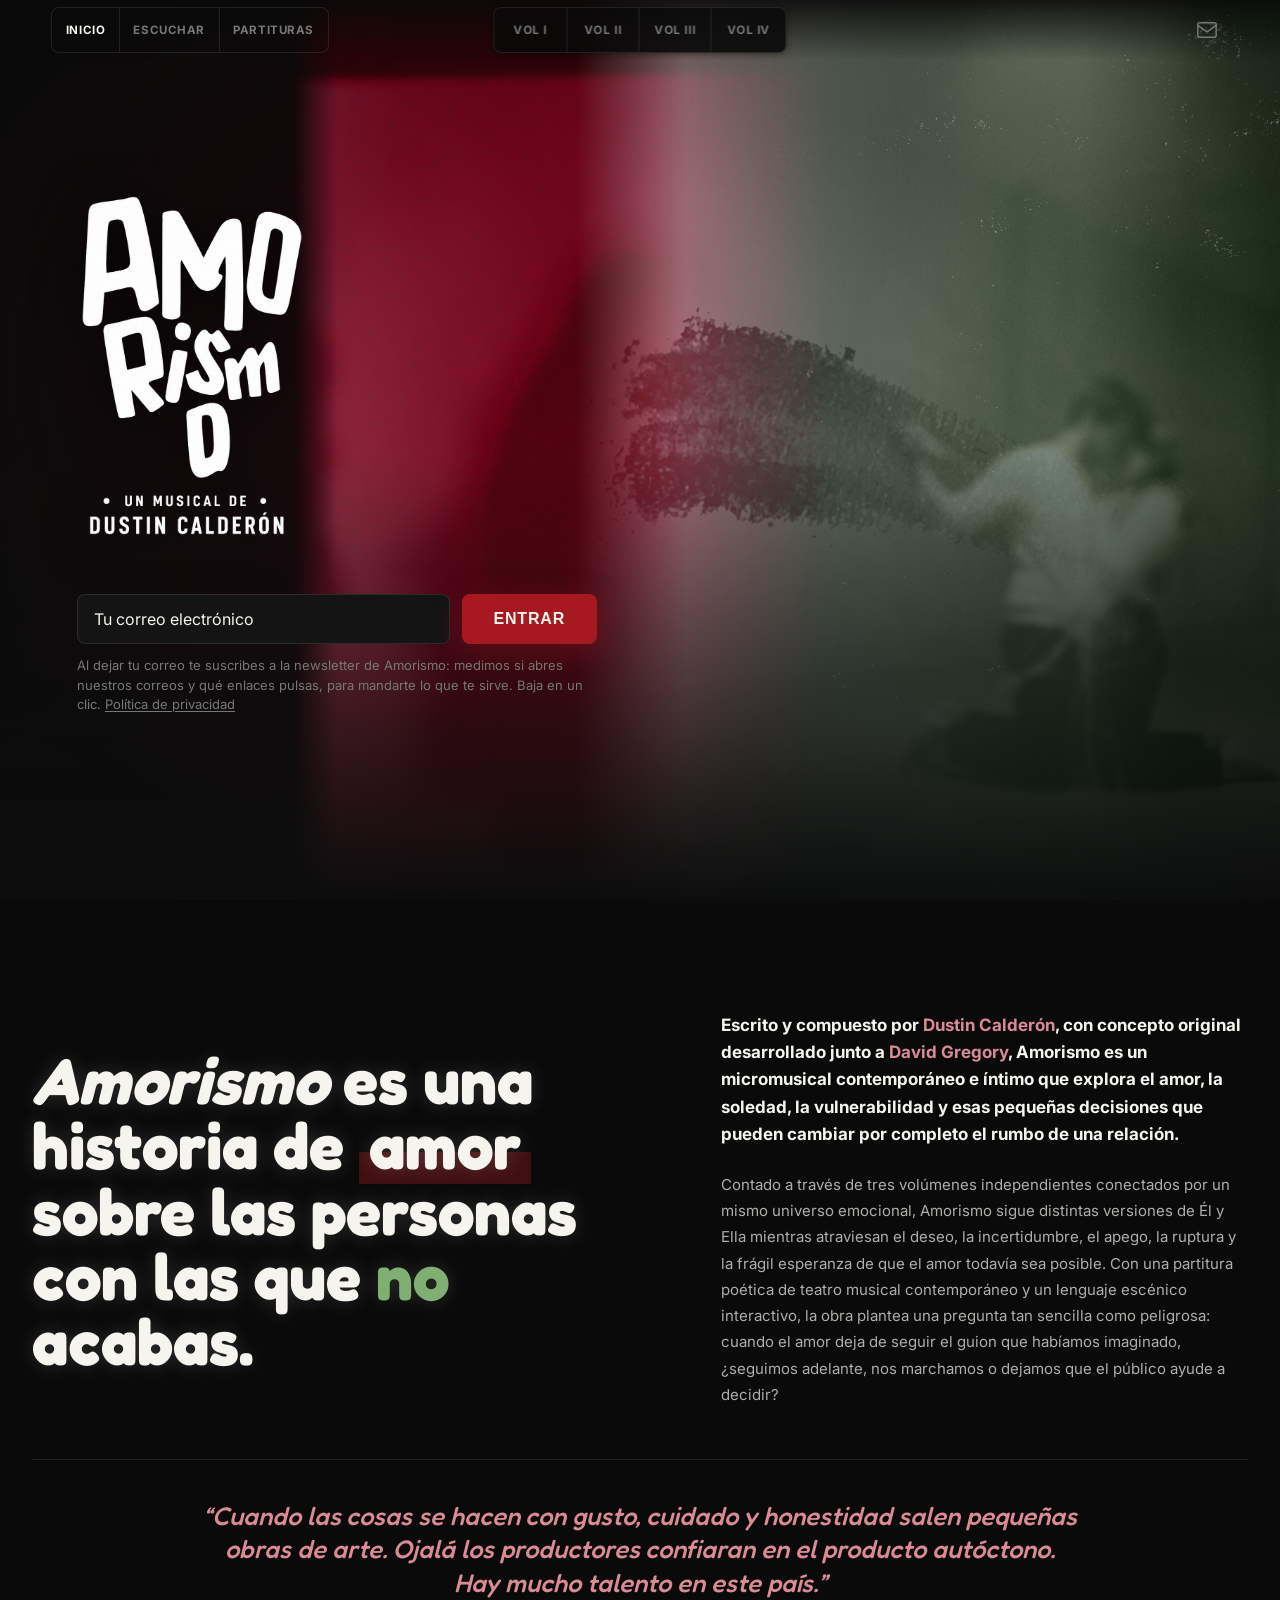
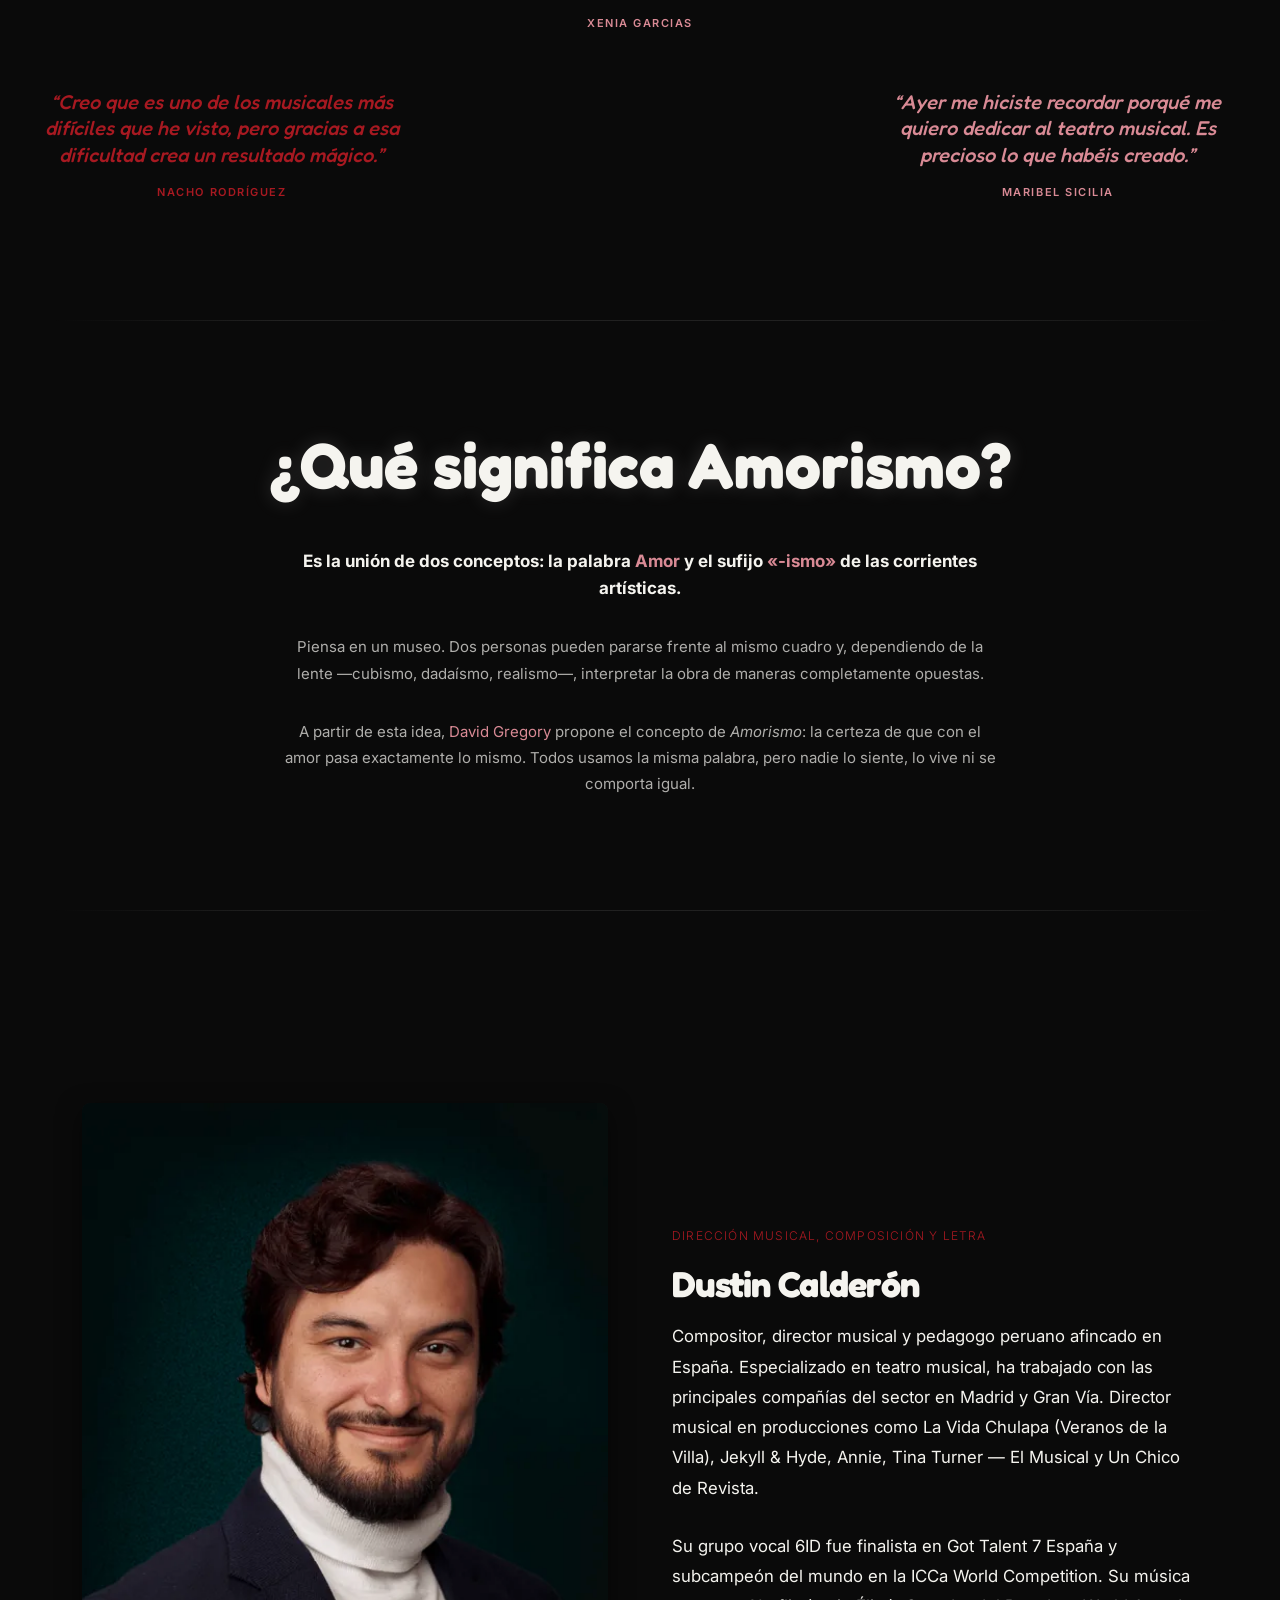
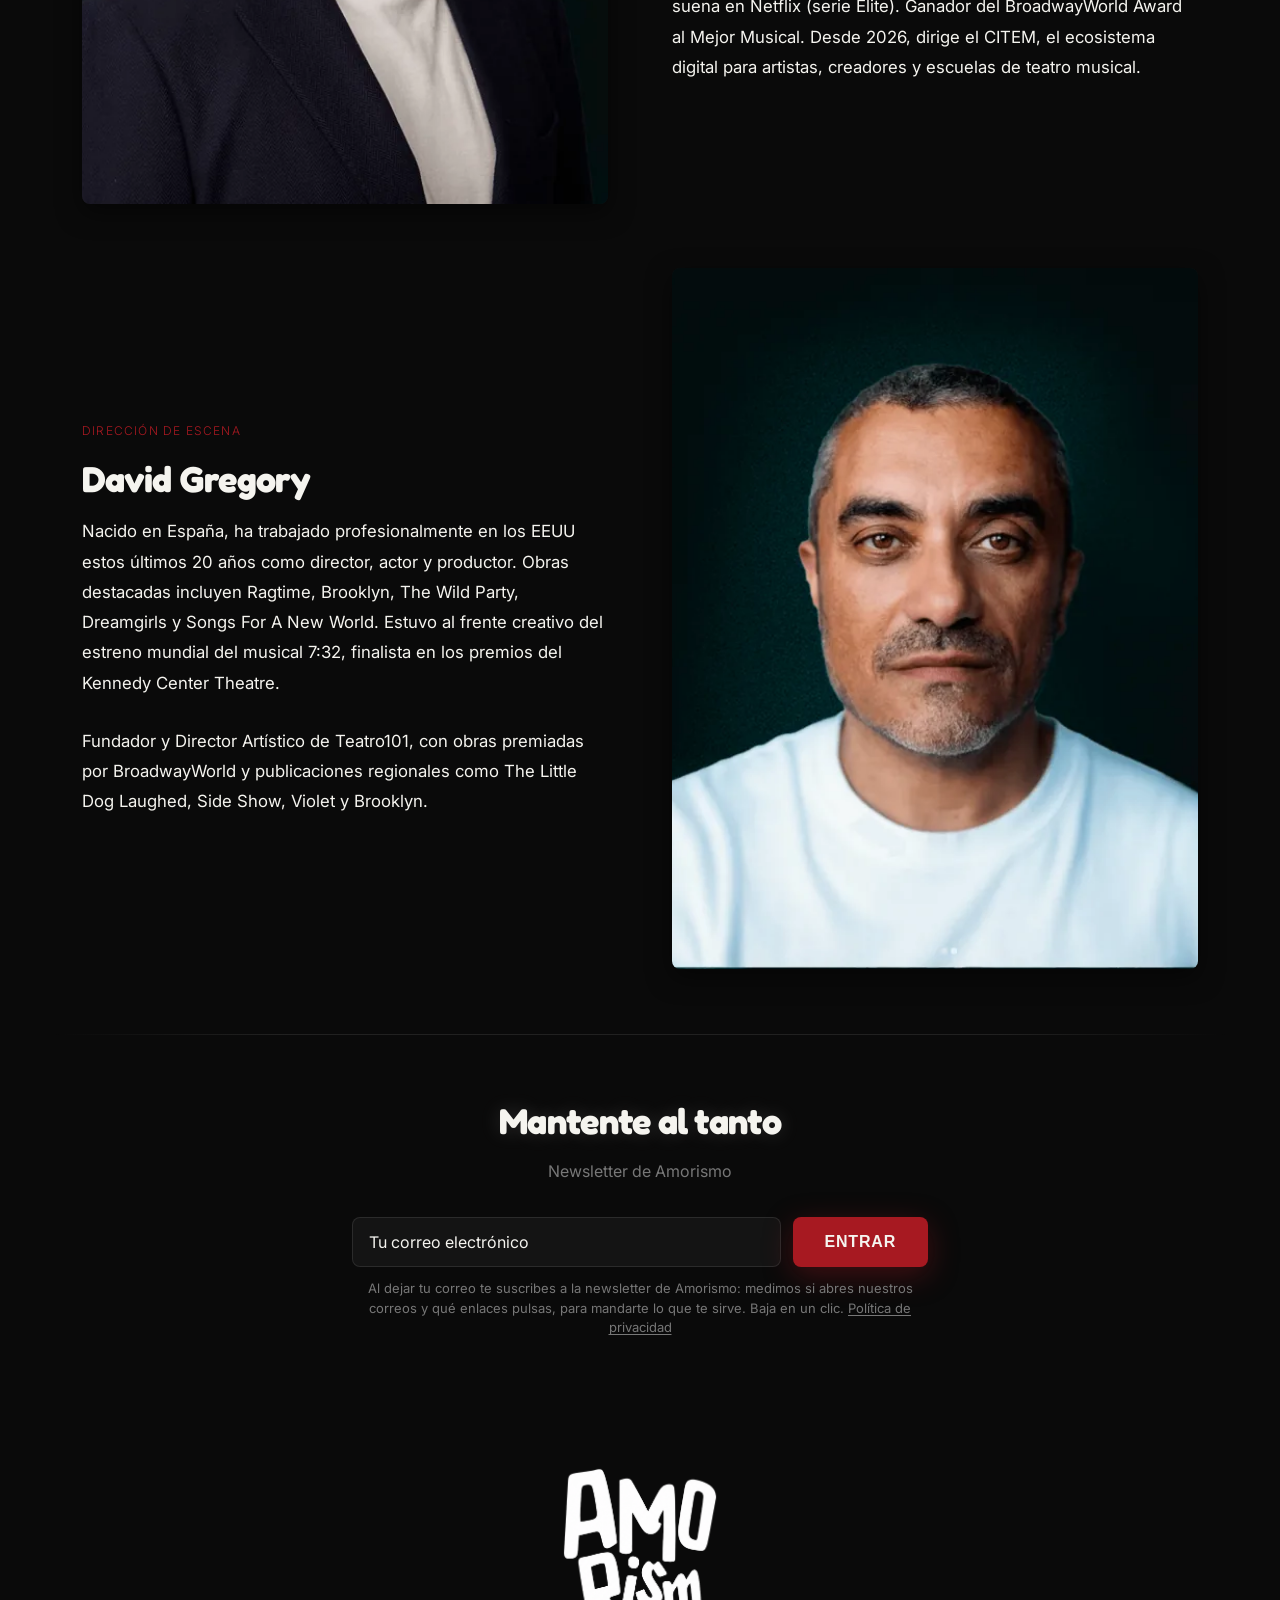
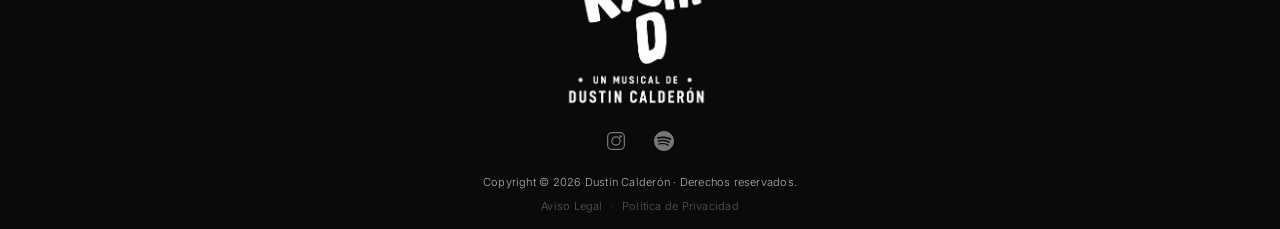
<file: index.html>
<!DOCTYPE html>
<html lang="es">
<head>
	<meta charset="utf-8">
	<meta name="viewport" content="width=device-width, initial-scale=1">
	<meta name="facebook-domain-verification" content="1ptp0k5fhktlvoxo1y8tif2kxrf4m1">
	<meta name="description" content="AMORISMO – El Micromusical de Dustin Calderón. Tres volúmenes de historias condensadas en música y verdad.">
	<meta property="og:title" content="AMORISMO – El Micromusical">
	<meta property="og:description" content="Tres volúmenes de historias condensadas en música y verdad. Música y letra de Dustin Calderón.">
	<meta property="og:type" content="website">
	<meta property="og:url" content="https://amorismoelmusical.com/">
	<meta property="og:image" content="https://amorismoelmusical.com/assets/images/amorismo-cartel.webp">
	<meta name="twitter:card" content="summary_large_image">
	<meta name="twitter:title" content="AMORISMO – El Micromusical de Dustin Calderón">
	<meta name="twitter:description" content="Tres volúmenes de historias condensadas en música y verdad. Música y letra de Dustin Calderón.">
	<title>AMORISMO – El Micromusical | Dustin Calderón</title>
	<link rel="canonical" href="https://amorismoelmusical.com/">

	<link rel="preconnect" href="https://fonts.googleapis.com">
	<link rel="preconnect" href="https://fonts.gstatic.com" crossorigin>
	<link href="https://fonts.googleapis.com/css2?family=Inter:wght@300;400;700;900&family=Fredoka:wght@500&display=swap" rel="stylesheet">

	<link rel="icon" type="image/png" href="assets/images/favicon.png">
	<link rel="apple-touch-icon" href="assets/images/favicon.png">

	<link rel="stylesheet" href="assets/css/tokens.css">
	<link rel="stylesheet" href="assets/css/base.css">
	<link rel="stylesheet" href="assets/css/nav.css">
	<link rel="stylesheet" href="assets/css/components.css">
	<link rel="stylesheet" href="assets/css/hero.css">
	<link rel="stylesheet" href="assets/css/home.css">
	<link rel="stylesheet" href="assets/css/contact.css">
	<link rel="stylesheet" href="assets/css/footer.css">
	<link rel="stylesheet" href="assets/css/motion.css">
	<link rel="stylesheet" href="assets/css/responsive.css">
</head>
<body class="am-body--home">
<!-- Background -->
<div class="am-bg-gradient"></div>
<div class="am-bg-noise"></div>
<a class="am-skip-link" href="#main">Saltar al contenido</a>

<!-- Navigation -->
<nav class="am-nav" aria-label="Navegación principal">
	<div class="am-nav__menu">
		<a href="index.html" class="am-nav__menu-link" data-page="home">Inicio</a>
		<a href="escuchar.html" class="am-nav__menu-link" data-page="escuchar">Escuchar</a>
		<a href="partituras.html" class="am-nav__menu-link" data-page="partituras">Partituras</a>
	</div>
	<div class="am-nav__links">
		<a href="vol-1.html" class="am-nav__link" data-page="vol1">Vol I</a>
		<a href="vol-2.html" class="am-nav__link" data-page="vol2">Vol II</a>
		<a href="vol-3.html" class="am-nav__link" data-page="vol3">Vol III</a>
		<a href="vol-4.html" class="am-nav__link" data-page="vol4">Vol IV</a>
	</div>
	<a href="#correo" class="am-nav__mail" aria-label="Newsletter – suscríbete al correo">
		<svg xmlns="http://www.w3.org/2000/svg" width="22" height="22" viewBox="0 0 24 24" fill="none" stroke="currentColor" stroke-width="1.6" stroke-linecap="round" stroke-linejoin="round" aria-hidden="true">
			<rect x="2" y="4" width="20" height="16" rx="2"/>
			<path d="m2 7 10 7 10-7"/>
		</svg>
	</a>
</nav>

<main id="main" tabindex="-1">

	<!-- ===== 1. LANDING HERO: Triptych + Logo + Tagline + CTA ===== -->
	<section class="am-landing-hero">
		<div class="am-landing-hero__bg" aria-hidden="true">
			<img src="assets/images/hero/fondo-vol1.jpeg" alt="" class="am-landing-hero__photo am-landing-hero__photo--vol1" width="1500" height="1500">
			<img src="assets/images/hero/fondo-vol2.jpeg" alt="" class="am-landing-hero__photo am-landing-hero__photo--vol2" width="1500" height="1500">
			<img src="assets/images/hero/fondo-vol3.jpeg" alt="" class="am-landing-hero__photo am-landing-hero__photo--vol3" width="1600" height="1600">
		</div>
		<div class="am-landing-hero__content">
			<h1>
				<img src="assets/images/amorismo-logo-hero.png" alt="AMORISMO — Un musical de Dustin Calderón" class="am-landing-hero__logo" width="654" height="990">
			</h1>
			<form class="am-contact__form am-landing-hero__form" id="hero-form">
				<label for="hero-email" class="sr-only">Tu correo electrónico</label>
				<input
					type="email"
					name="email"
					class="am-contact__input"
					placeholder="Tu correo electrónico"
					required
					autocomplete="email"
					id="hero-email"
				>
				<button type="submit" class="am-cta" id="hero-submit">Entrar</button>
			</form>
			<p class="am-contact__legal">Al dejar tu correo te suscribes a la newsletter de Amorismo: medimos si abres nuestros correos y qué enlaces pulsas, para mandarte lo que te sirve. Baja en un clic. <a href="https://dustincalderon.com/legal/privacidad/" target="_blank" rel="noopener noreferrer">Política de privacidad</a></p>
			<p class="am-contact__feedback" aria-live="polite"></p>
		</div>
	</section>

	<!-- ===== 1b. STATEMENT: Concepto + Descripción + Quotes ===== -->
	<section class="am-statement" id="concepto">
		<div class="am-statement__grid">
			<div class="am-statement__headline">
				<h2>
					<em>Amorismo</em> es una historia de <span class="am-hl am-hl--amor">amor</span>
					sobre las personas con las que <span class="am-hl am-hl--no">no</span> acabas.
				</h2>
			</div>
			<div class="am-statement__body">
				<p>Escrito y compuesto por <span class="am-statement__credit-name">Dustin Calderón</span>, con concepto original desarrollado junto a <span class="am-statement__credit-name">David Gregory</span>, Amorismo es un micromusical contemporáneo e íntimo que explora el amor, la soledad, la vulnerabilidad y esas pequeñas decisiones que pueden cambiar por completo el rumbo de una relación.</p>
				<p>Contado a través de tres volúmenes independientes conectados por un mismo universo emocional, Amorismo sigue distintas versiones de Él y Ella mientras atraviesan el deseo, la incertidumbre, el apego, la ruptura y la frágil esperanza de que el amor todavía sea posible. Con una partitura poética de teatro musical contemporáneo y un lenguaje escénico interactivo, la obra plantea una pregunta tan sencilla como peligrosa: cuando el amor deja de seguir el guion que habíamos imaginado, ¿seguimos adelante, nos marchamos o dejamos que el público ayude a decidir?</p>
			</div>
		</div>

		<!-- Testimonials — verified from audience & industry (Instagram stories) -->
		<div class="am-statement__quotes">
			<blockquote class="am-statement__quote am-statement__quote--featured">
				<p>“Cuando las cosas se hacen con gusto, cuidado y honestidad salen pequeñas obras de arte. Ojalá los productores confiaran en el producto autóctono. Hay mucho talento en este país.”</p>
				<cite>Xenia Garcias</cite>
			</blockquote>
			<blockquote class="am-statement__quote am-statement__quote--v1">
				<p>“Creo que es uno de los musicales más difíciles que he visto, pero gracias a esa dificultad crea un resultado mágico.”</p>
				<cite>Nacho Rodríguez</cite>
			</blockquote>
			<blockquote class="am-statement__quote am-statement__quote--v3">
				<p>“No creo que un producto nacional esté tan cargado de sensibilidad como este.”</p>
				<cite>María Jaraíz</cite>
			</blockquote>
			<blockquote class="am-statement__quote am-statement__quote--v2">
				<p>“Ayer me hiciste recordar porqué me quiero dedicar al teatro musical. Es precioso lo que habéis creado.”</p>
				<cite>Maribel Sicilia</cite>
			</blockquote>
		</div>
	</section>

	<hr class="am-divider">

	<!-- ===== 2. ¿QUÉ SIGNIFICA AMORISMO? ===== -->
	<section class="am-statement" id="que-es-amorismo">
		<h2 class="am-statement__heading">¿Qué significa Amorismo?</h2>
		<div class="am-statement__body am-statement__body--centered am-motion">
			<p>Es la unión de dos conceptos: la palabra <strong class="am-hero__highlight">Amor</strong> y el sufijo <strong class="am-hero__highlight">«-ismo»</strong> de las corrientes artísticas.</p>
			<p>Piensa en un museo. Dos personas pueden pararse frente al mismo cuadro y, dependiendo de la lente —cubismo, dadaísmo, realismo—, interpretar la obra de maneras completamente opuestas.</p>
			<p>A partir de esta idea, <span class="am-statement__credit-name">David Gregory</span> propone el concepto de <em>Amorismo</em>: la certeza de que con el amor pasa exactamente lo mismo. Todos usamos la misma palabra, pero nadie lo siente, lo vive ni se comporta igual.</p>
		</div>
	</section>

	<hr class="am-divider">

	<!-- ===== 3. BIOS: Dustin + David ===== -->
	<section class="am-bios" id="equipo">
		<h2 class="am-bios__heading">Equipo Creativo</h2>

		<!-- Dustin: foto izquierda, texto derecha -->
		<article class="am-bio">
			<div class="am-bio__photo-wrap">
				<img src="assets/images/DUSTIN_fondo-verde.webp" alt="Dustin Calderón" class="am-bio__photo" width="540" height="675" loading="lazy">
			</div>
			<div class="am-bio__body">
				<p class="am-bio__role">Dirección musical, composición y letra</p>
				<h3 class="am-bio__name">Dustin Calderón</h3>
				<p class="am-bio__text">
					Compositor, director musical y pedagogo peruano afincado en España. Especializado en teatro musical, ha trabajado con las principales compañías del sector en Madrid y Gran Vía. Director musical en producciones como La Vida Chulapa (Veranos de la Villa), Jekyll &amp; Hyde, Annie, Tina Turner — El Musical y Un Chico de Revista.
				</p>
				<p class="am-bio__text">
					Su grupo vocal 6ID fue finalista en Got Talent 7 España y subcampeón del mundo en la ICCa World Competition. Su música suena en Netflix (serie Élite). Ganador del BroadwayWorld Award al Mejor Musical. Desde 2026, dirige el CITEM, el ecosistema digital para artistas, creadores y escuelas de teatro musical.
				</p>
			</div>
		</article>

		<!-- David: texto izquierda, foto derecha (reverse) -->
		<article class="am-bio am-bio--reverse">
			<div class="am-bio__photo-wrap">
				<img src="assets/images/DAVID_fondo-verde.webp" alt="David Gregory" class="am-bio__photo" width="540" height="675" loading="lazy">
			</div>
			<div class="am-bio__body">
				<p class="am-bio__role">Dirección de escena</p>
				<h3 class="am-bio__name">David Gregory</h3>
				<p class="am-bio__text">
					Nacido en España, ha trabajado profesionalmente en los EEUU estos últimos 20 años como director, actor y productor. Obras destacadas incluyen Ragtime, Brooklyn, The Wild Party, Dreamgirls y Songs For A New World. Estuvo al frente creativo del estreno mundial del musical 7:32, finalista en los premios del Kennedy Center Theatre.
				</p>
				<p class="am-bio__text">
					Fundador y Director Artístico de Teatro101, con obras premiadas por BroadwayWorld y publicaciones regionales como The Little Dog Laughed, Side Show, Violet y Brooklyn.
				</p>
			</div>
		</article>

	</section>

	<hr class="am-divider">

	<!-- ===== 3. CORREO ===== -->
	<section class="am-contact" id="correo">
		<h2 class="am-contact__heading">Mantente al tanto</h2>
		<p class="am-contact__text">Newsletter de Amorismo</p>
		<form class="am-contact__form" id="contact-form">
			<label for="contact-email" class="sr-only">Tu correo electrónico</label>
			<input
				type="email"
				name="email"
				class="am-contact__input"
				placeholder="Tu correo electrónico"
				required
				autocomplete="email"
				id="contact-email"
			>
			<button type="submit" class="am-cta" id="contact-submit">Entrar</button>
		</form>
		<p class="am-contact__legal">Al dejar tu correo te suscribes a la newsletter de Amorismo: medimos si abres nuestros correos y qué enlaces pulsas, para mandarte lo que te sirve. Baja en un clic. <a href="https://dustincalderon.com/legal/privacidad/" target="_blank" rel="noopener noreferrer">Política de privacidad</a></p>
		<p class="am-contact__feedback" aria-live="polite"></p>
	</section>

</main>

<footer class="am-footer">
	<div class="am-footer__grid">
		<div class="am-footer__brand">
			<img src="assets/images/amorismo-logo-hero.png" alt="AMORISMO — Un Musical de Dustin Calderón" class="am-footer__logo" width="654" height="990" loading="lazy">
		</div>
		<div class="am-footer__social">
			<a href="https://www.instagram.com/amorismoelmusical/" target="_blank" rel="noopener noreferrer" class="am-footer__social-link" aria-label="Instagram">
				<svg xmlns="http://www.w3.org/2000/svg" width="20" height="20" viewBox="0 0 24 24" fill="none" stroke="currentColor" stroke-width="1.5" stroke-linecap="round" stroke-linejoin="round" aria-hidden="true"><rect x="2" y="2" width="20" height="20" rx="5"/><circle cx="12" cy="12" r="5"/><circle cx="17.5" cy="6.5" r="1.5" fill="currentColor" stroke="none"/></svg>
			</a>
			<a href="https://open.spotify.com/intl-es/album/2z9biYhBAbUPlokl17H5z0" target="_blank" rel="noopener noreferrer" class="am-footer__social-link" aria-label="Spotify">
				<svg xmlns="http://www.w3.org/2000/svg" width="20" height="20" viewBox="0 0 24 24" fill="currentColor" aria-hidden="true"><path d="M12 0C5.4 0 0 5.4 0 12s5.4 12 12 12 12-5.4 12-12S18.66 0 12 0zm5.521 17.34c-.24.359-.66.48-1.021.24-2.82-1.74-6.36-2.101-10.561-1.141-.418.122-.779-.179-.899-.539-.12-.421.18-.78.54-.9 4.56-1.021 8.52-.6 11.64 1.32.42.18.479.659.301 1.02zm1.44-3.3c-.301.42-.841.6-1.262.3-3.239-1.98-8.159-2.58-11.939-1.38-.479.12-1.02-.12-1.14-.6-.12-.48.12-1.021.6-1.141C9.6 9.9 15 10.561 18.72 12.84c.361.181.54.78.241 1.2zm.12-3.36C15.24 8.4 8.82 8.16 5.16 9.301c-.6.179-1.2-.181-1.38-.721-.18-.601.18-1.2.72-1.381 4.26-1.26 11.28-1.02 15.721 1.621.539.3.719 1.02.419 1.56-.299.421-1.02.599-1.559.3z"/></svg>
			</a>
		</div>
	</div>
	<!-- Bottom -->
	<div class="am-footer__bottom">
		<p class="am-footer__copyright">Copyright © 2026 Dustin Calderón · Derechos reservados.</p>
		<nav class="am-footer__legal" aria-label="Enlaces legales">
			<a href="https://dustincalderon.com/legal/aviso-legal/" target="_blank" rel="noopener noreferrer">Aviso Legal</a>
			<span aria-hidden="true">·</span>
			<a href="https://dustincalderon.com/legal/privacidad/" target="_blank" rel="noopener noreferrer">Política de Privacidad</a>
		</nav>
	</div>
</footer>

<script defer src="assets/js/nav.js"></script>
<script defer src="assets/js/forms.js"></script>
<script defer src="assets/js/motion.js"></script>

<!-- Structured Data: SEO + GEO (Generative Engine Optimization) -->
<script type="application/ld+json">
{
	"@context": "https://schema.org",
	"@graph": [
		{
			"@type": "WebSite",
			"@id": "https://amorismoelmusical.com/#website",
			"name": "AMORISMO – El Micromusical",
			"url": "https://amorismoelmusical.com/",
			"description": "Micromusical contemporáneo de Dustin Calderón. Tres volúmenes de historias sobre amor, soledad y vulnerabilidad.",
			"inLanguage": "es",
			"publisher": {
				"@type": "Person",
				"name": "Dustin Calderón",
				"url": "https://dustincalderon.com"
			},
			"speakable": {
				"@type": "SpeakableSpecification",
				"cssSelector": [".am-statement__headline", ".am-statement__body", ".am-statement__quote"]
			}
		},
		{
			"@type": "MusicGroup",
			"@id": "https://amorismoelmusical.com/#musicgroup",
			"name": "AMORISMO",
			"description": "Micromusical contemporáneo e íntimo que explora el amor, la soledad, la vulnerabilidad y esas pequeñas decisiones que pueden cambiar el rumbo de una relación.",
			"genre": ["Teatro Musical", "Musical Contemporáneo"],
			"foundingLocation": {
				"@type": "Place",
				"name": "Madrid, España"
			},
			"member": [
				{
					"@type": "Person",
					"name": "Dustin Calderón",
					"roleName": "Compositor, director musical y letrista"
				},
				{
					"@type": "Person",
					"name": "David Gregory",
					"roleName": "Director de escena"
				}
			],
			"album": [
				{
					"@type": "MusicAlbum",
					"name": "AMORISMO Vol. I",
					"url": "https://amorismoelmusical.com/vol-1.html",
					"image": "https://amorismoelmusical.com/assets/images/covers/portada-vol-1.webp"
				},
				{
					"@type": "MusicAlbum",
					"name": "AMORISMO Vol. II",
					"url": "https://amorismoelmusical.com/vol-2.html",
					"image": "https://amorismoelmusical.com/assets/images/covers/portada-vol-2.webp"
				},
				{
					"@type": "MusicAlbum",
					"name": "AMORISMO Vol. III",
					"url": "https://amorismoelmusical.com/vol-3.html",
					"image": "https://amorismoelmusical.com/assets/images/covers/portada-vol-3.webp"
				}
			],
			"sameAs": [
				"https://www.instagram.com/amorismoelmusical/",
				"https://open.spotify.com/intl-es/album/2z9biYhBAbUPlokl17H5z0"
			],
			"image": "https://amorismoelmusical.com/assets/images/amorismo-cartel.webp"
		}
	]
}
</script>

</body>
</html>
</file>
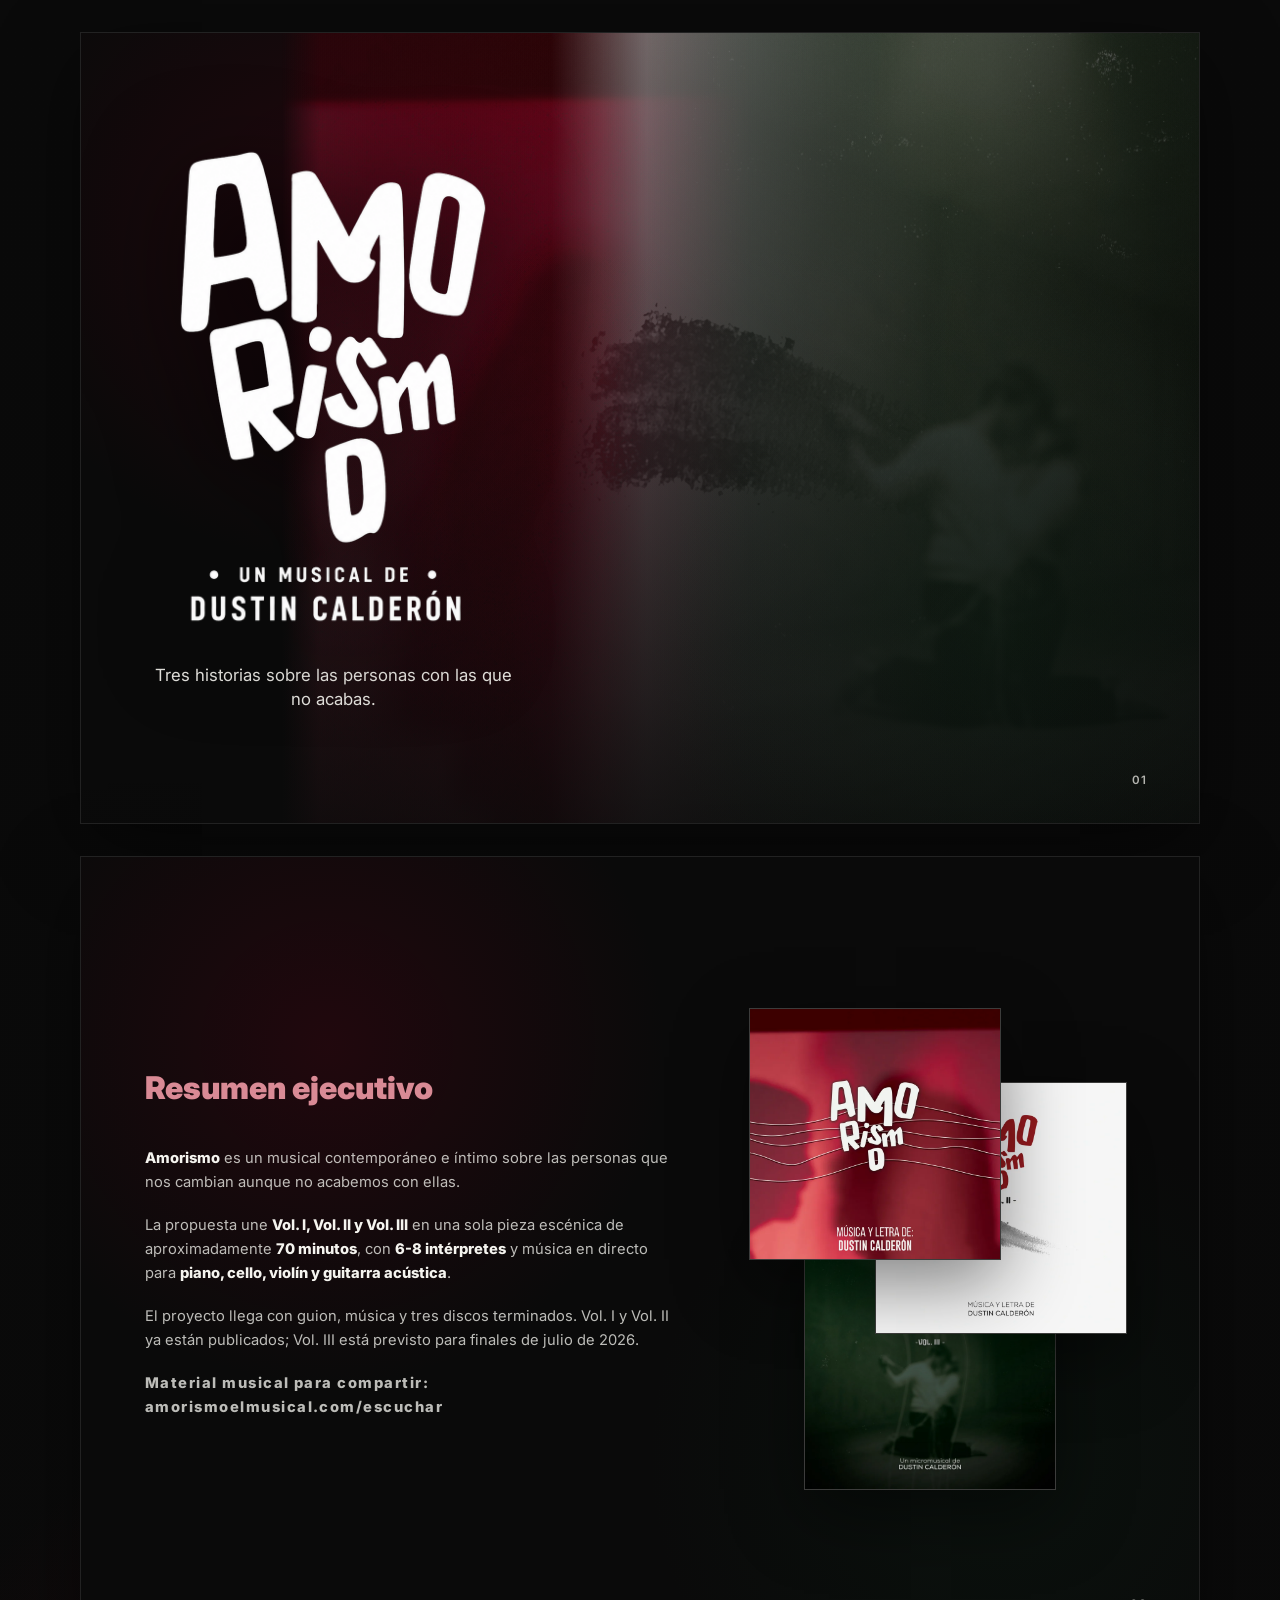
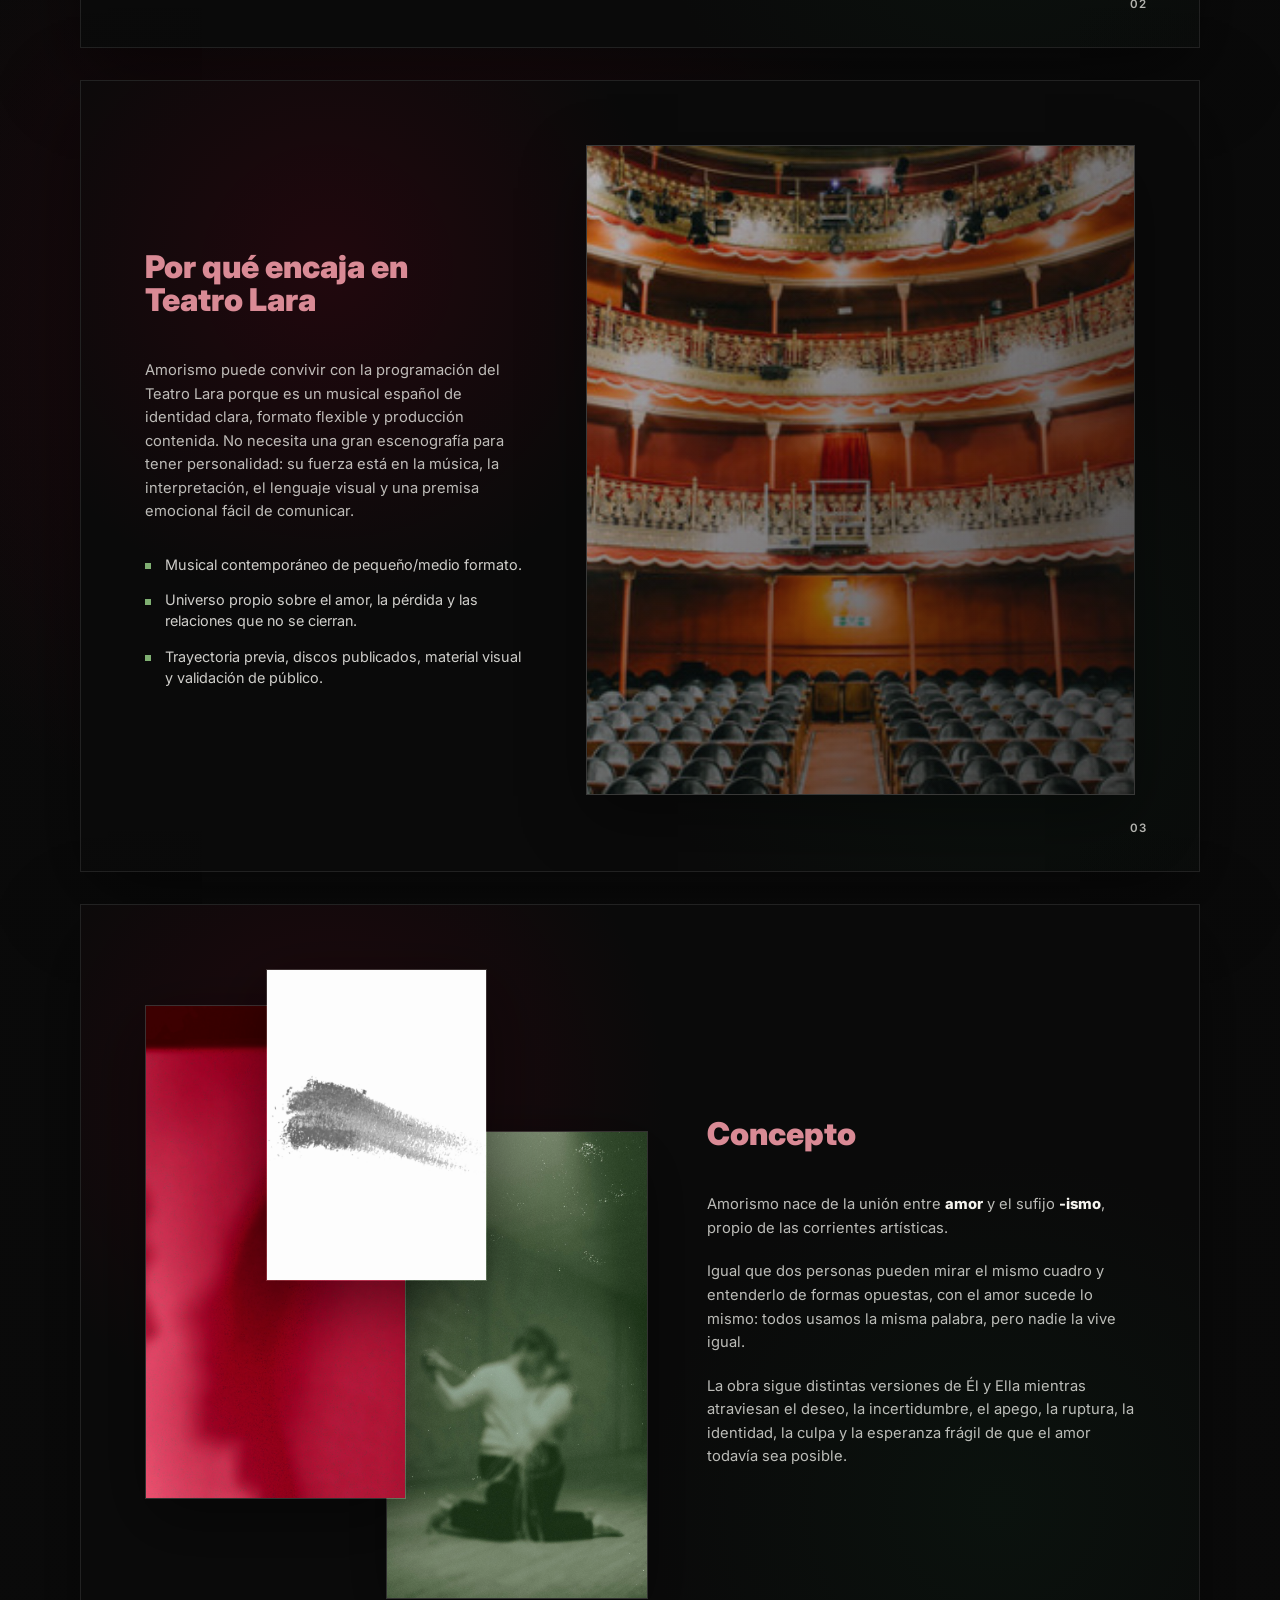
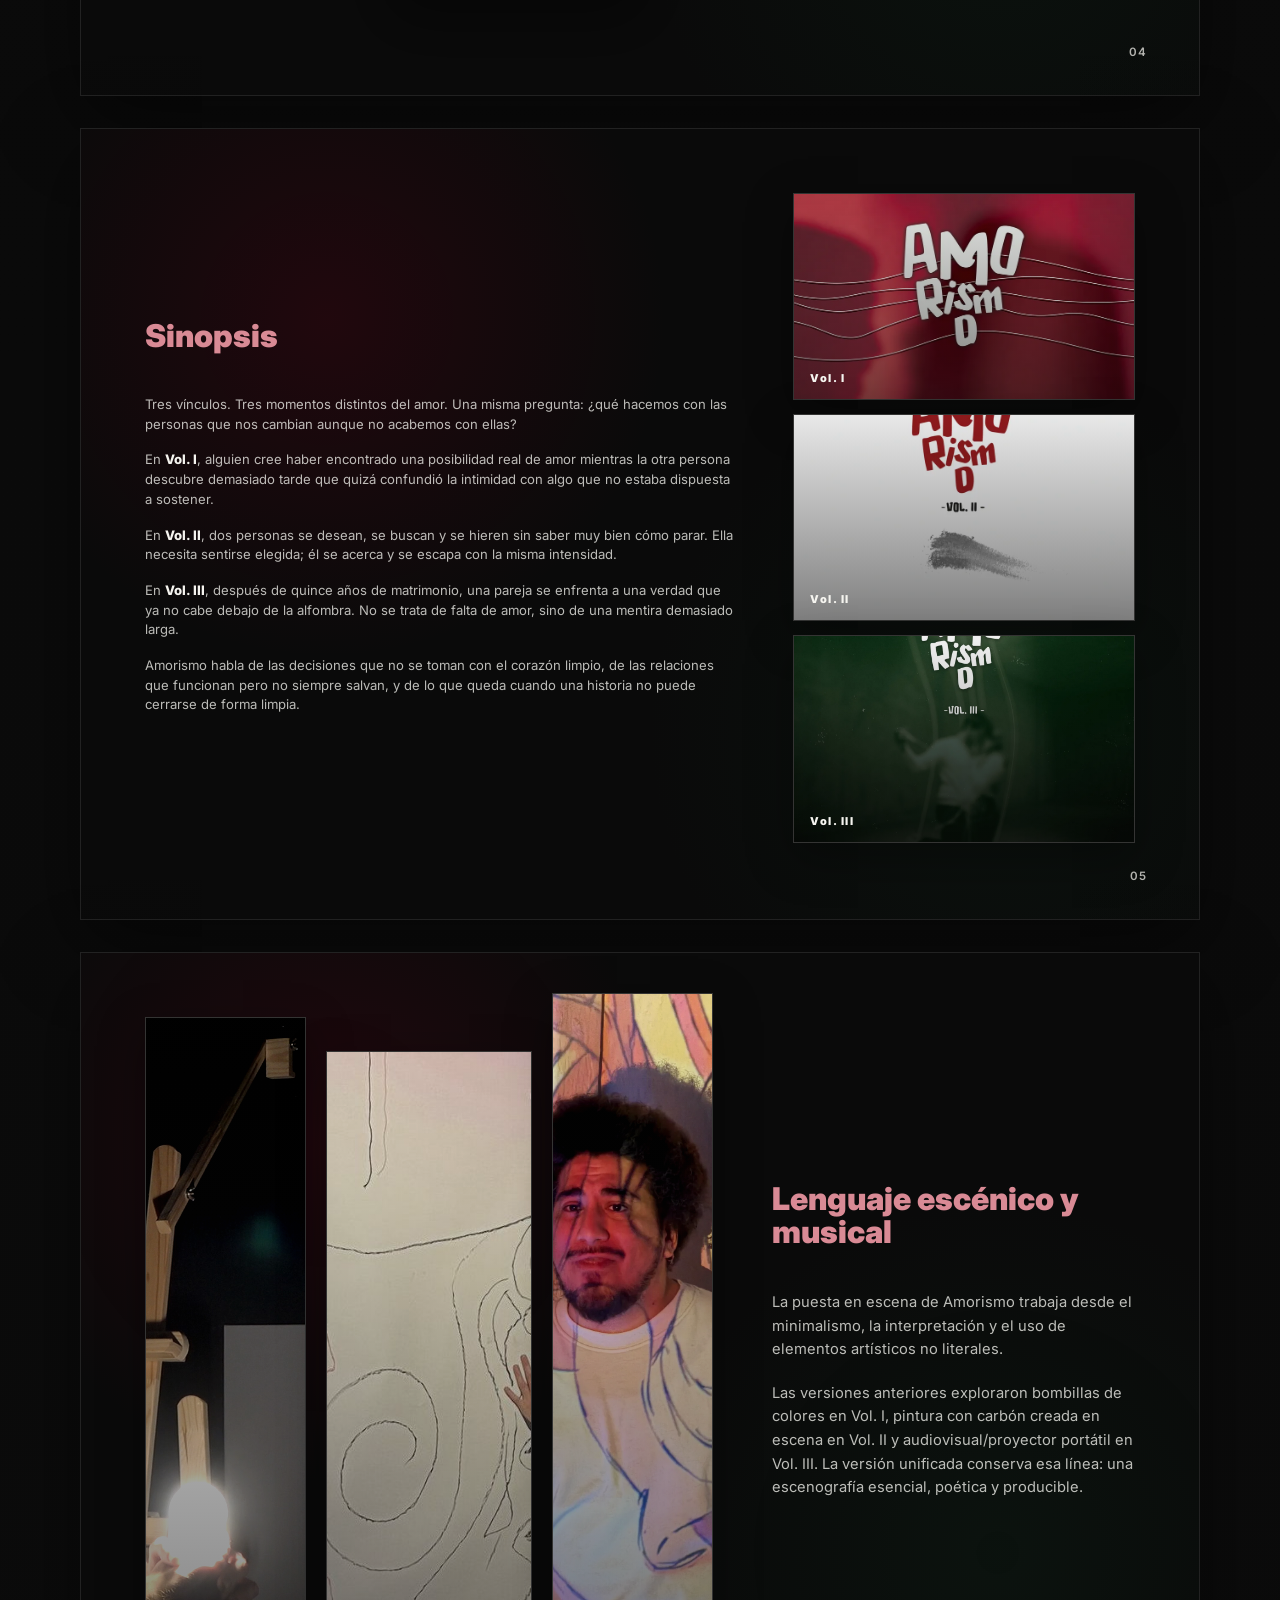
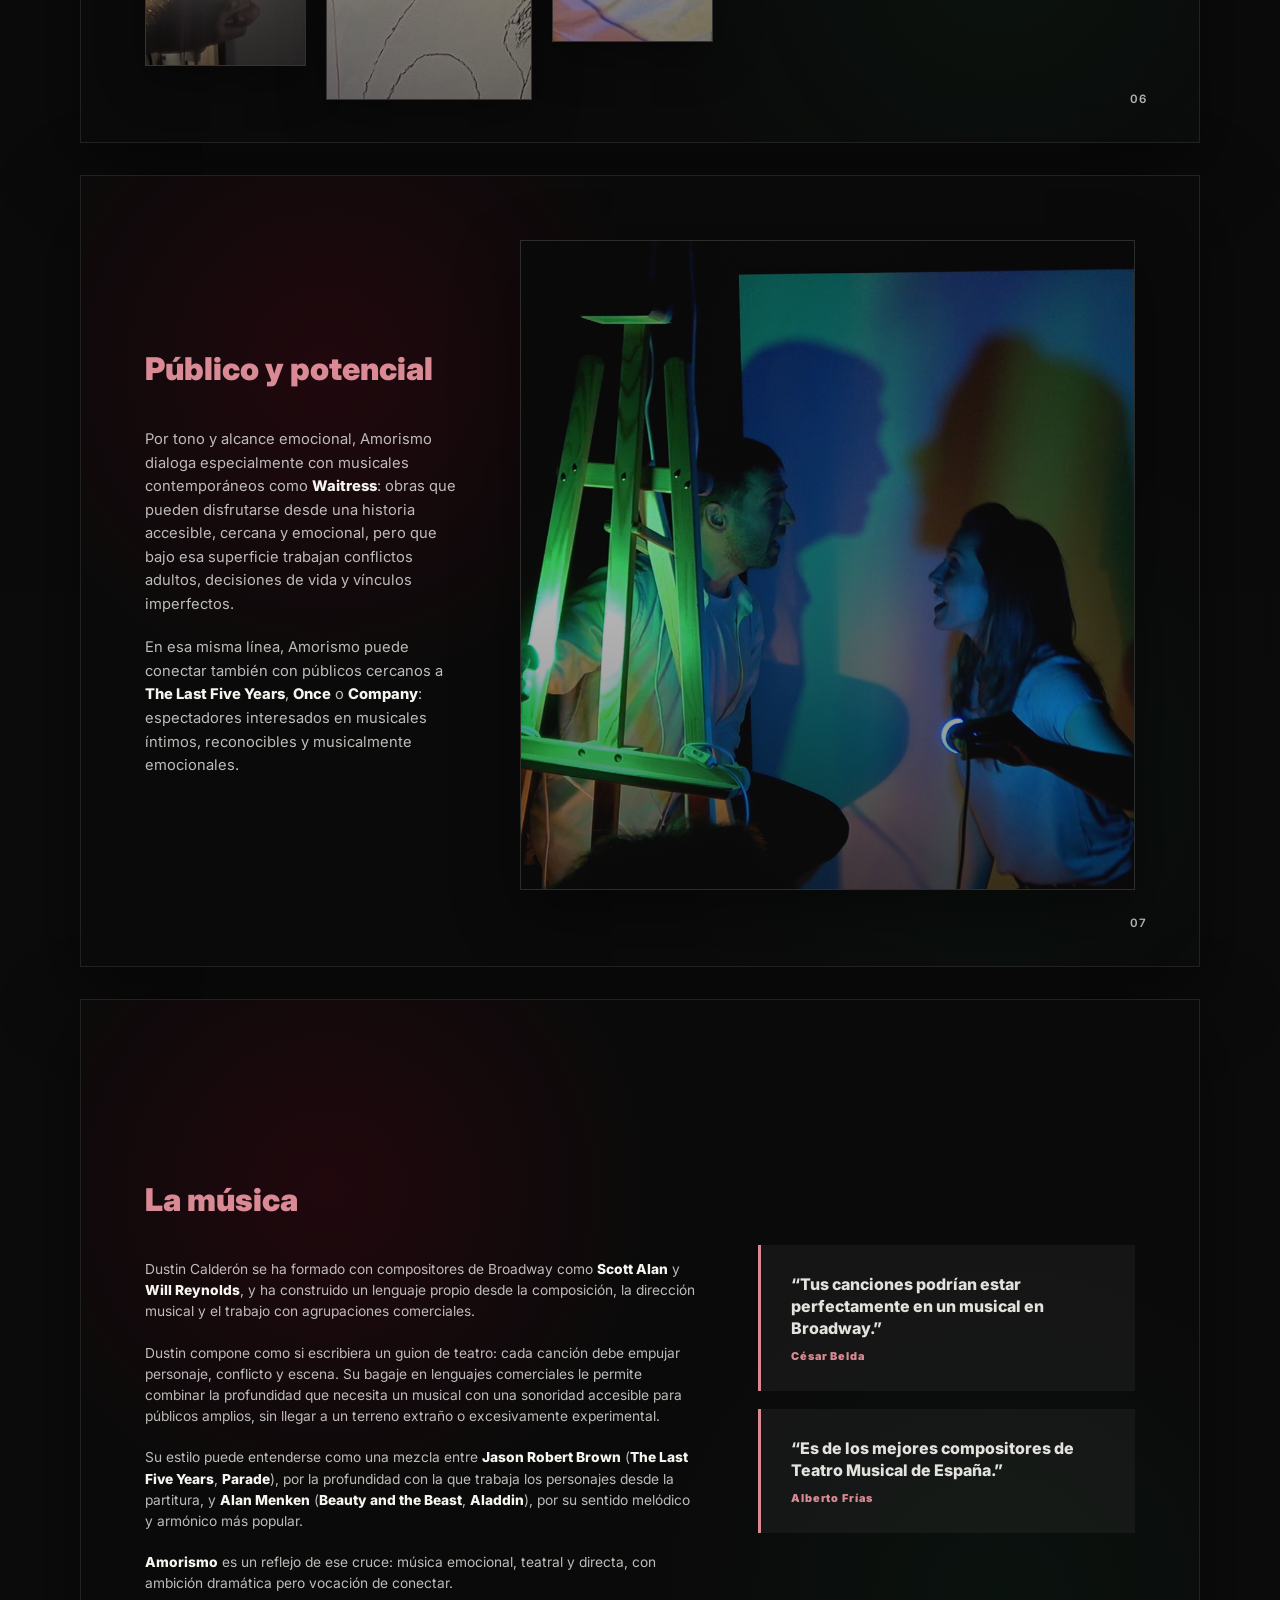
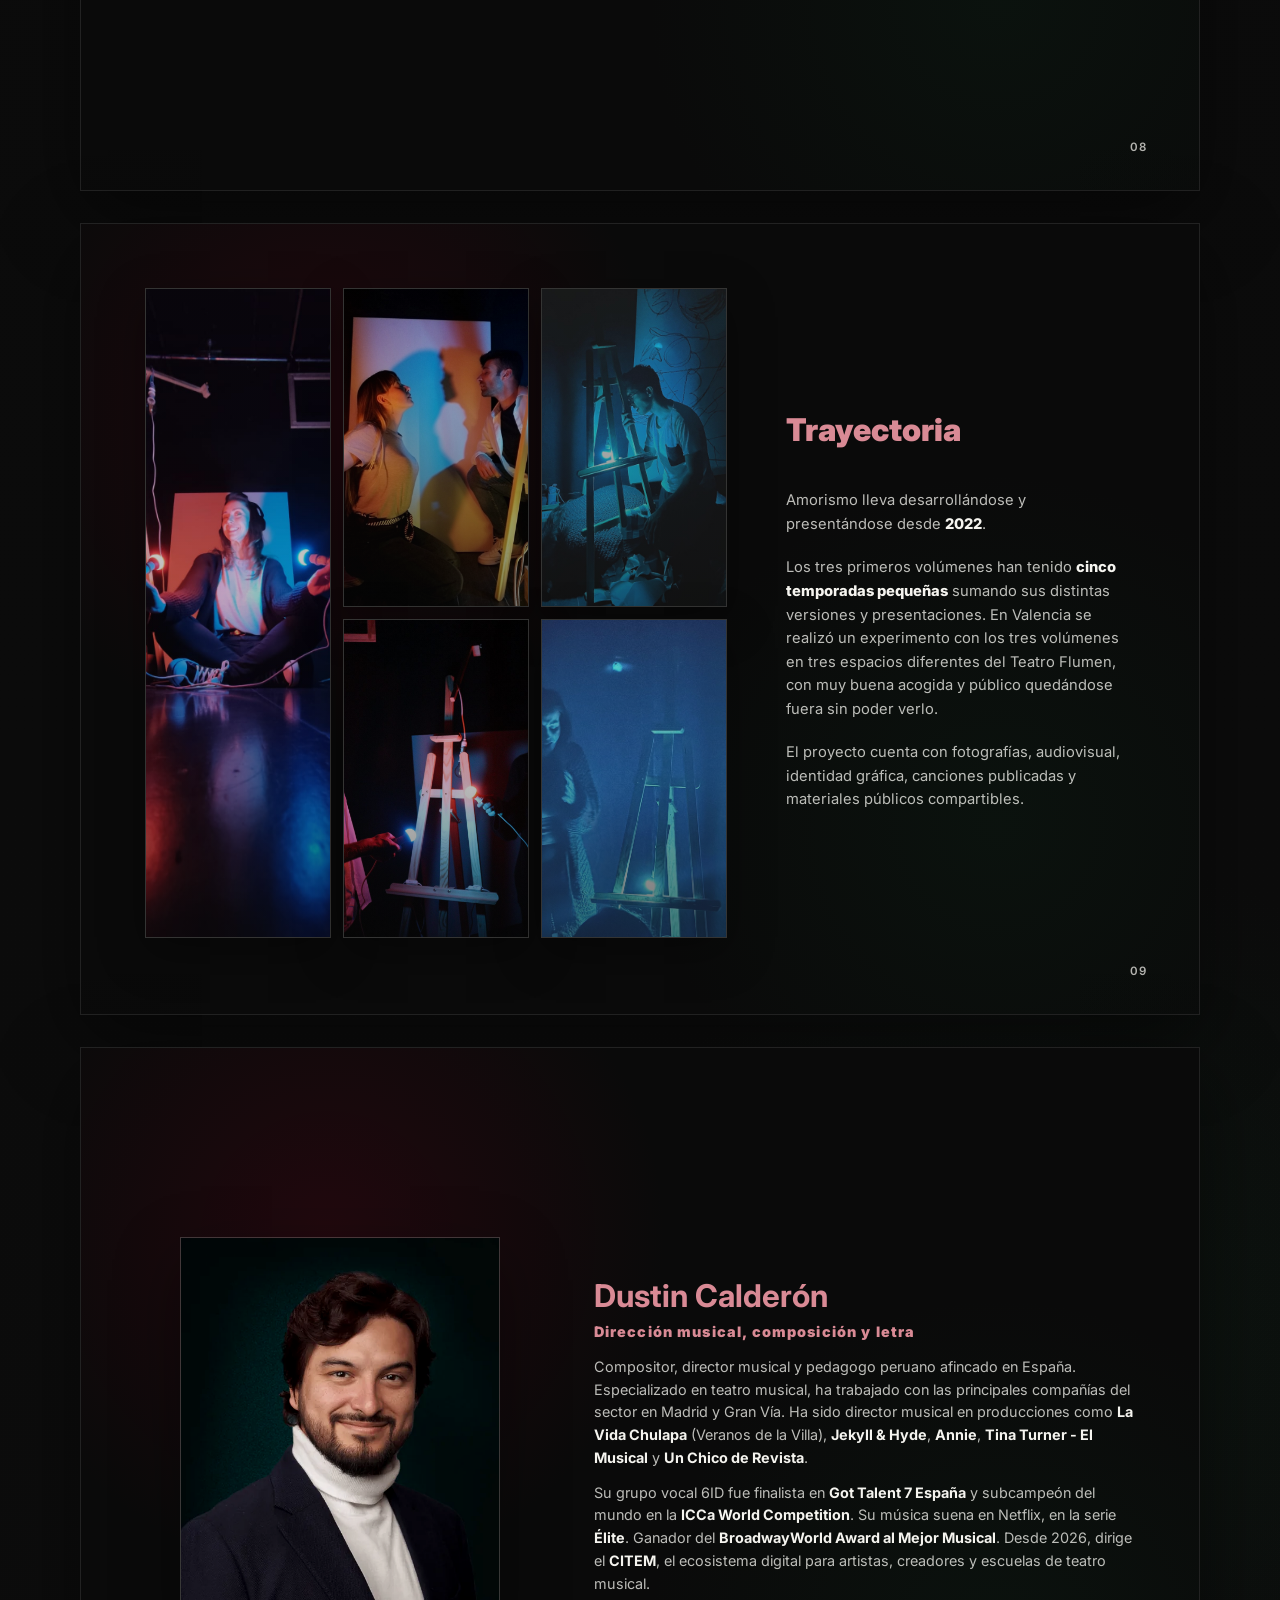
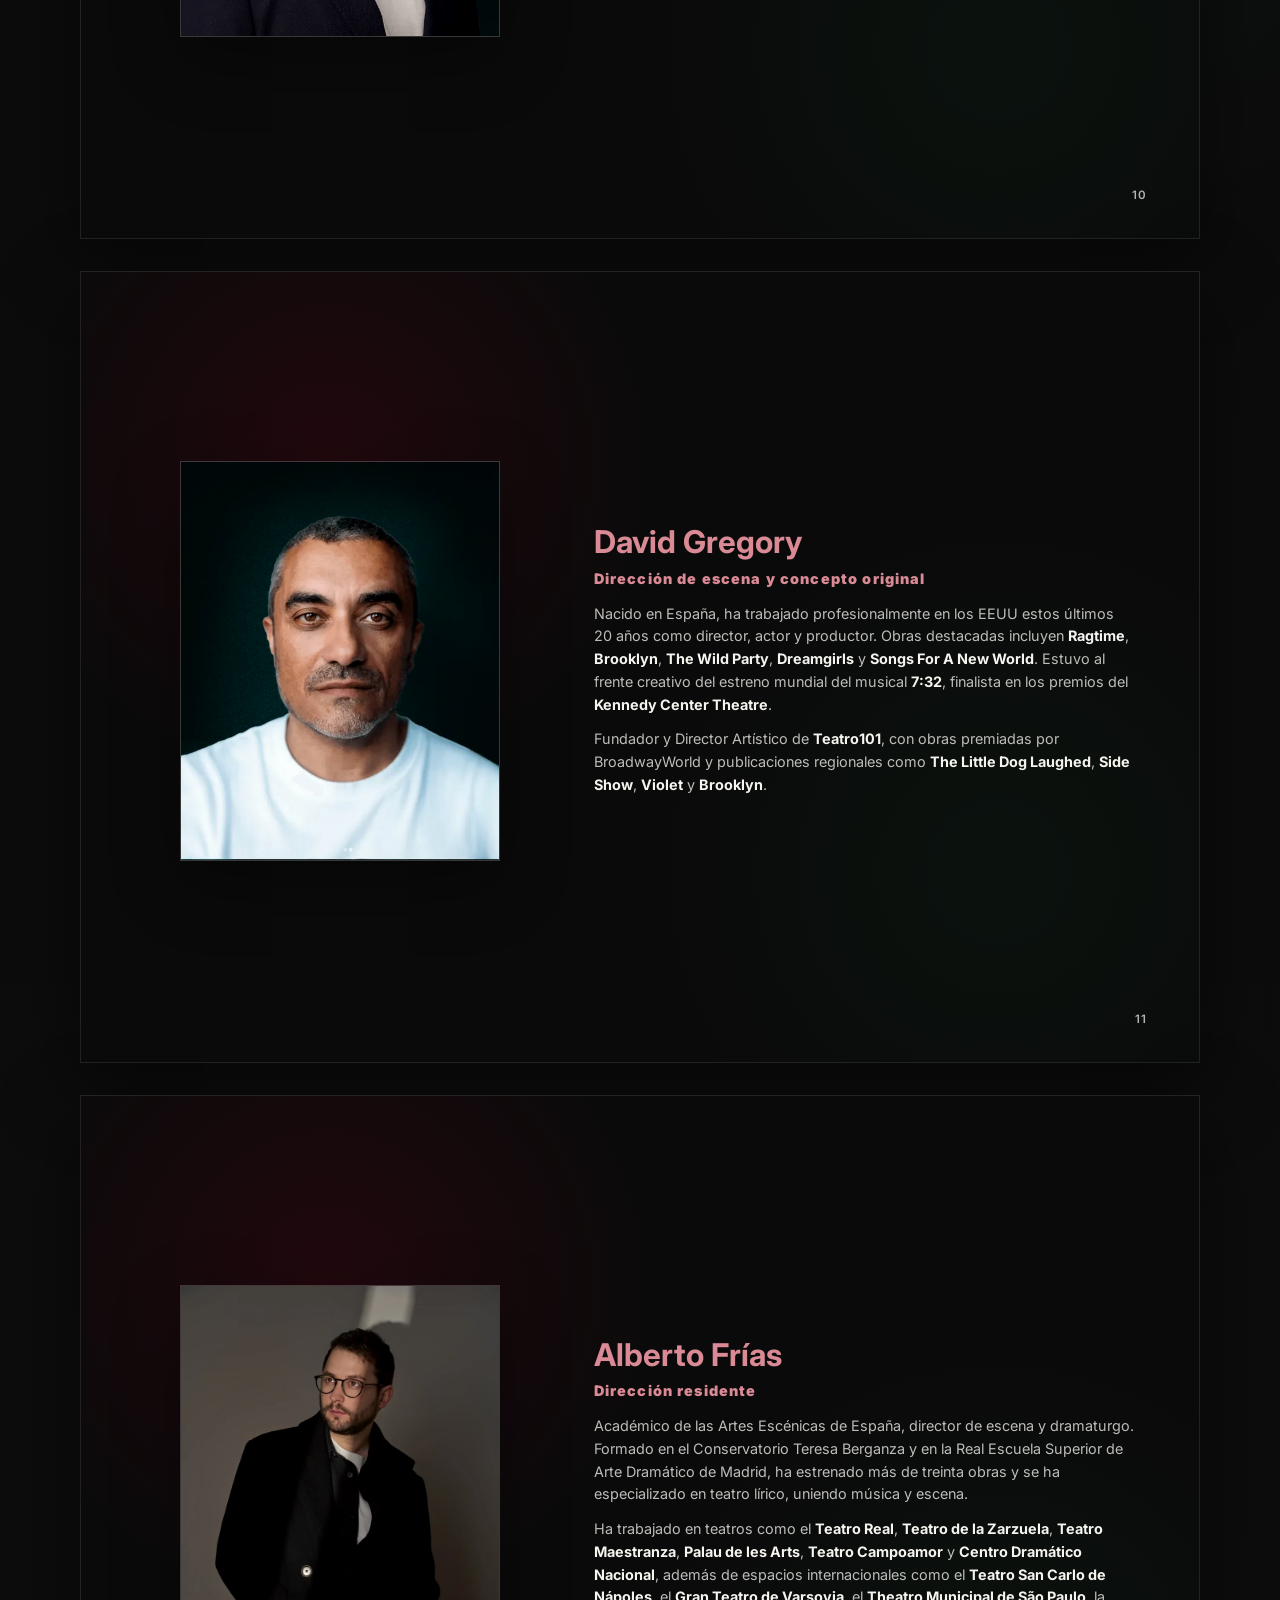
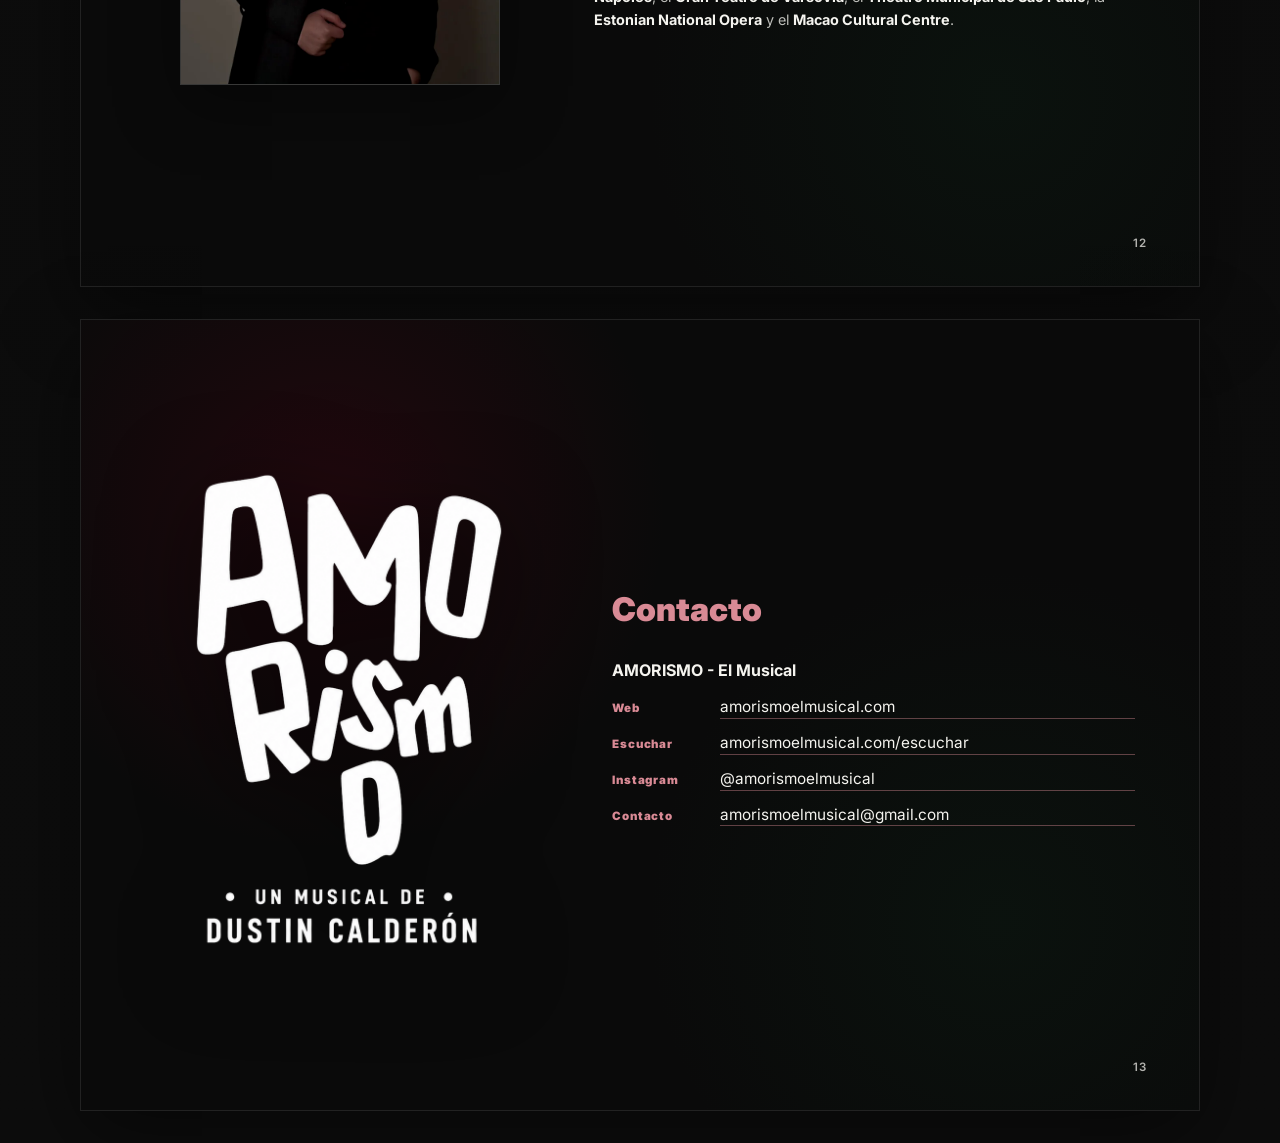
<file: dossier_teatro_lara.html>
<!DOCTYPE html>
<html lang="es">
<head>
	<meta charset="utf-8">
	<meta name="viewport" content="width=device-width, initial-scale=1">
	<title>AMORISMO - Dossier Teatro Lara</title>
	<link rel="preconnect" href="https://fonts.googleapis.com">
	<link rel="preconnect" href="https://fonts.gstatic.com" crossorigin>
	<link href="https://fonts.googleapis.com/css2?family=Inter:wght@300;400;600;700;900&display=swap" rel="stylesheet">
	<link rel="stylesheet" href="assets/css/tokens.css">
	<style>
		:root {
			--dossier-bg: var(--am-home-bg, #0A0A0A);
			--dossier-surface: var(--am-home-surface, #141414);
			--dossier-text: var(--am-home-text, #F5F4EF);
			--dossier-muted: rgba(245, 244, 239, 0.76);
			--dossier-soft: var(--am-home-accent-soft, #D98A95);
			--dossier-red: var(--am-home-accent, #A71921);
			--dossier-green: var(--am-v3-acento, #7FAF72);
			--dossier-border: var(--am-home-border, rgba(245, 244, 239, 0.1));
			--dossier-font: var(--am-font-sans, "Inter", system-ui, sans-serif);
		}

		* {
			box-sizing: border-box;
		}

		html {
			background: var(--dossier-bg);
		}

		body {
			margin: 0;
			min-height: 100vh;
			font-family: var(--dossier-font);
			color: var(--dossier-text);
			background:
				radial-gradient(circle at 30% 18%, rgba(106, 0, 24, 0.28), transparent 34rem),
				radial-gradient(circle at 84% 72%, rgba(15, 61, 34, 0.18), transparent 30rem),
				linear-gradient(180deg, var(--dossier-bg) 0%, #0D0D0D 100%);
		}

		.dossier {
			display: grid;
			gap: 32px;
			justify-items: center;
			padding: 32px;
		}

		.page {
			position: relative;
			width: min(100%, 1120px);
			aspect-ratio: 297 / 210;
			overflow: hidden;
			background: var(--dossier-bg);
			border: 1px solid var(--dossier-border);
			box-shadow: 0 24px 80px rgba(0, 0, 0, 0.48);
		}

		.page::before {
			content: "";
			position: absolute;
			inset: 0;
			z-index: 1;
			pointer-events: none;
			background:
				radial-gradient(circle at 22% 24%, rgba(106, 0, 24, 0.24), transparent 32%),
				radial-gradient(circle at 82% 76%, rgba(15, 61, 34, 0.16), transparent 32%),
				linear-gradient(180deg, rgba(10, 10, 10, 0.02), rgba(10, 10, 10, 0.72));
		}

		.page__inner {
			position: relative;
			z-index: 2;
			height: 100%;
			padding: clamp(42px, 5vw, 64px);
		}

		.cover {
			display: flex;
			align-items: center;
		}

		.cover__media {
			position: absolute;
			inset: 0;
			width: auto;
			z-index: 0;
			overflow: hidden;
			background: var(--dossier-bg);
		}

		.cover__media::after {
			content: "";
			position: absolute;
			inset: 0;
			background:
				radial-gradient(ellipse 82% 78% at 56% 42%, rgba(10, 10, 10, 0) 0%, rgba(10, 10, 10, 0.12) 54%, rgba(10, 10, 10, 0.52) 100%),
				linear-gradient(90deg, rgba(10, 10, 10, 0.56) 0%, rgba(10, 10, 10, 0.16) 46%, rgba(10, 10, 10, 0.52) 100%),
				linear-gradient(180deg, rgba(10, 10, 10, 0), rgba(10, 10, 10, 0.6));
		}

		.cover__media img,
		.image-panel img,
		.concept-strip img,
		.photo-grid img,
		.synopsis-gallery img,
		.stage-strip img,
		.audience-image img,
		.team-photo img {
			display: block;
			width: 100%;
			height: 100%;
			object-fit: cover;
		}

		.cover__media img {
			position: absolute;
			top: 0;
			height: 100%;
			object-fit: cover;
			opacity: 0.88;
		}

		.cover__media .cover__photo--vol1 {
			left: 18%;
			width: 42%;
			object-position: center;
			-webkit-mask-image: linear-gradient(to right, transparent 0%, black 8%, black 68%, transparent 100%);
			mask-image: linear-gradient(to right, transparent 0%, black 8%, black 68%, transparent 100%);
		}

		.cover__media .cover__photo--vol2 {
			left: 42%;
			width: 48%;
			object-position: center;
			opacity: 0.58;
			mix-blend-mode: lighten;
			-webkit-mask-image: linear-gradient(to right, transparent 0%, black 18%, black 82%, transparent 100%);
			mask-image: linear-gradient(to right, transparent 0%, black 18%, black 82%, transparent 100%);
		}

		.cover__media .cover__photo--vol3 {
			right: -12%;
			width: 62%;
			object-position: center;
			-webkit-mask-image: linear-gradient(to left, black 0%, black 55%, transparent 100%);
			mask-image: linear-gradient(to left, black 0%, black 55%, transparent 100%);
		}

		.cover__brand {
			position: relative;
			z-index: 3;
			display: flex;
			width: min(38%, 420px);
			max-width: 420px;
			height: 100%;
			align-self: stretch;
			align-items: center;
			flex-direction: column;
			justify-content: center;
		}

		.logo {
			width: clamp(250px, 25vw, 330px);
			height: auto;
			margin: 0 0 34px;
			filter: drop-shadow(0 18px 48px rgba(0, 0, 0, 0.72));
		}

		.cover__brand h1,
		.cover__brand .subtitle + .subtitle {
			display: none;
		}

		.cover__brand .subtitle {
			display: block;
			max-width: 22em;
			margin: 0;
			text-align: center;
			font-size: clamp(1.05rem, 1.28vw, 1.2rem);
			line-height: 1.45;
			color: rgba(245, 244, 239, 0.92);
		}

		h1,
		h2 {
			margin: 0;
			font-family: var(--dossier-font);
			font-weight: 900;
			letter-spacing: 0;
			color: var(--dossier-text);
		}

		h1 {
			max-width: 11.5em;
			font-size: clamp(1.25rem, 1.65vw, 1.5rem);
			line-height: 1.1;
		}

		h2 {
			max-width: 12em;
			font-size: clamp(1.7rem, 2.55vw, 2.35rem);
			line-height: 1.12;
		}

		p {
			margin: 0;
		}

		.subtitle {
			max-width: 24em;
			margin-top: 24px;
			font-size: clamp(1rem, 1.25vw, 1.18rem);
			line-height: 1.48;
			color: rgba(245, 244, 239, 0.88);
		}

		.page-number {
			position: absolute;
			right: clamp(32px, 4vw, 52px);
			bottom: clamp(24px, 3vw, 36px);
			z-index: 3;
			color: rgba(245, 244, 239, 0.72);
			font-size: 0.72rem;
			font-weight: 600;
			letter-spacing: 0.12em;
		}

		.section-label {
			max-width: 11.5em;
			margin: 0 0 clamp(26px, 3.8vw, 42px);
			font-size: clamp(1.55rem, 2.45vw, 2.2rem);
			font-weight: 900;
			line-height: 1.05;
			letter-spacing: 0;
			color: var(--dossier-soft);
		}

		.text-stack {
			max-width: 620px;
		}

		.text-stack p {
			margin-top: 20px;
			font-size: clamp(0.92rem, 1.04vw, 1.02rem);
			line-height: 1.6;
			color: var(--dossier-muted);
		}

		.text-stack p:first-child {
			margin-top: 0;
		}

		.text-stack strong {
			color: var(--dossier-text);
			font-weight: 800;
		}

		.material-link {
			margin-top: 28px;
			font-size: 0.76rem;
			font-weight: 800;
			letter-spacing: 0.1em;
			color: var(--dossier-soft);
			overflow-wrap: anywhere;
		}

		.summary,
		.fit,
		.concept,
		.synopsis,
		.stage-language,
		.audience,
		.music,
		.trajectory,
		.team,
		.contact {
			display: grid;
			height: 100%;
			gap: clamp(34px, 4.6vw, 62px);
			padding-bottom: 76px;
		}

		.summary {
			grid-template-columns: minmax(0, 0.98fr) minmax(360px, 0.72fr);
			align-items: center;
		}

		.cover-stack {
			position: relative;
			min-height: 500px;
			margin-top: 0;
		}

		.album {
			position: absolute;
			width: 64%;
			aspect-ratio: 1;
			overflow: hidden;
			border: 1px solid rgba(245, 244, 239, 0.18);
			background: var(--dossier-surface);
			box-shadow: 0 24px 70px rgba(0, 0, 0, 0.48);
		}

		.album img {
			display: block;
			width: 100%;
			height: 100%;
			object-fit: cover;
		}

		.album--one {
			top: 12px;
			left: 2%;
			z-index: 3;
		}

		.album--two {
			top: 86px;
			right: 2%;
			z-index: 2;
		}

		.album--three {
			left: 16%;
			bottom: 6px;
			z-index: 1;
		}

		.fit {
			grid-template-columns: minmax(0, 0.82fr) minmax(420px, 1.18fr);
			align-items: stretch;
		}

		.fit .text-stack {
			align-self: center;
		}

		.reasons {
			display: grid;
			gap: 14px;
			margin: 30px 0 0;
			padding: 0;
			list-style: none;
		}

		.reasons li {
			position: relative;
			padding-left: 20px;
			font-size: clamp(0.9rem, 1vw, 1rem);
			line-height: 1.48;
			color: rgba(245, 244, 239, 0.84);
		}

		.reasons li::before {
			content: "";
			position: absolute;
			top: 0.66em;
			left: 0;
			width: 6px;
			height: 6px;
			background: var(--dossier-green);
		}

		.image-panel {
			position: relative;
			min-height: 100%;
			overflow: hidden;
			border: 1px solid rgba(245, 244, 239, 0.16);
			background: var(--dossier-surface);
			box-shadow: 0 22px 60px rgba(0, 0, 0, 0.38);
		}

		.image-panel::after {
			content: "";
			position: absolute;
			inset: 0;
			background:
				linear-gradient(90deg, rgba(10, 10, 10, 0.12), rgba(10, 10, 10, 0.48)),
				linear-gradient(180deg, rgba(10, 10, 10, 0), rgba(10, 10, 10, 0.34));
		}

		.image-panel img {
			object-position: center;
			opacity: 0.88;
		}

		.concept {
			grid-template-columns: minmax(420px, 1.08fr) minmax(0, 0.92fr);
			align-items: center;
		}

		.concept-strip {
			position: relative;
			display: block;
			height: 100%;
			min-height: 430px;
			overflow: visible;
		}

		.concept-strip img {
			position: absolute;
			display: block;
			object-fit: cover;
			border: 1px solid rgba(245, 244, 239, 0.16);
			box-shadow: 0 22px 60px rgba(0, 0, 0, 0.42);
			filter: saturate(0.94) contrast(1.05);
		}

		.concept-strip img:nth-child(1) {
			left: 0;
			top: 36px;
			width: 52%;
			height: 76%;
			object-position: center;
			z-index: 2;
		}

		.concept-strip img:nth-child(2) {
			left: 24%;
			top: 0;
			width: 44%;
			height: 48%;
			object-position: center;
			z-index: 3;
		}

		.concept-strip img:nth-child(3) {
			right: 0;
			bottom: 20px;
			width: 52%;
			height: 72%;
			object-position: center;
			z-index: 1;
		}

		.synopsis {
			grid-template-columns: minmax(0, 1fr) minmax(300px, 0.58fr);
			align-items: center;
		}

		.synopsis .text-stack {
			max-width: 690px;
		}

		.synopsis .text-stack p {
			margin-top: 16px;
			font-size: clamp(0.82rem, 0.92vw, 0.94rem);
			line-height: 1.5;
		}

		.synopsis-gallery {
			display: grid;
			grid-template-rows: repeat(3, 1fr);
			gap: 14px;
			height: 100%;
			min-height: 480px;
		}

		.synopsis-gallery figure,
		.stage-strip figure,
		.photo-grid figure {
			position: relative;
			margin: 0;
			overflow: hidden;
			border: 1px solid rgba(245, 244, 239, 0.14);
			background: var(--dossier-surface);
			box-shadow: 0 14px 42px rgba(0, 0, 0, 0.34);
		}

		.synopsis-gallery figcaption {
			position: absolute;
			left: 16px;
			bottom: 14px;
			z-index: 2;
			font-size: 0.68rem;
			font-weight: 900;
			letter-spacing: 0.14em;
			color: var(--dossier-text);
		}

		.synopsis-gallery figure::after,
		.stage-strip figure::after,
		.photo-grid figure::after,
		.audience-image::after {
			content: "";
			position: absolute;
			inset: 0;
			background: linear-gradient(180deg, rgba(10, 10, 10, 0.06), rgba(10, 10, 10, 0.5));
		}

		.stage-language {
			grid-template-columns: minmax(520px, 1.22fr) minmax(0, 0.78fr);
			align-items: center;
		}

		.stage-strip {
			display: grid;
			grid-template-columns: 1fr 1.28fr 1fr;
			gap: 20px;
			height: 100%;
			min-height: 520px;
		}

		.stage-strip figure:nth-child(2) {
			transform: translateY(34px);
		}

		.stage-strip figure:nth-child(3) {
			transform: translateY(-24px);
		}

		.stage-strip img {
			filter: saturate(0.92) contrast(1.06);
		}

		.stage-strip figure:nth-child(2) img {
			object-position: 58% center;
		}

		.audience {
			grid-template-columns: minmax(0, 0.68fr) minmax(520px, 1.32fr);
			align-items: center;
		}

		.audience-image {
			position: relative;
			height: 100%;
			min-height: 470px;
			overflow: hidden;
			border: 1px solid rgba(245, 244, 239, 0.14);
			box-shadow: 0 22px 60px rgba(0, 0, 0, 0.42);
		}

		.motives {
			display: grid;
			gap: 11px;
			margin: 28px 0 0;
			padding: 0;
			list-style: none;
		}

		.motives li {
			padding: 0 0 0 16px;
			border-left: 2px solid var(--dossier-soft);
			font-size: clamp(0.86rem, 0.98vw, 0.96rem);
			font-weight: 700;
			line-height: 1.38;
			color: rgba(245, 244, 239, 0.9);
		}

		.music {
			grid-template-columns: minmax(0, 1fr) minmax(360px, 0.68fr);
			align-items: center;
		}

		.music .text-stack {
			max-width: 660px;
		}

		.music .text-stack p {
			font-size: clamp(0.86rem, 0.98vw, 0.96rem);
			line-height: 1.54;
		}

		.music-aside {
			display: grid;
			gap: 18px;
		}

		.music-quotes {
			display: grid;
			gap: 18px;
		}

		.music-quote {
			margin: 0;
			padding: 28px 30px;
			border-left: 3px solid var(--dossier-soft);
			background: rgba(245, 244, 239, 0.045);
		}

		.music-quote p {
			margin: 0;
			font-size: clamp(1rem, 1.12vw, 1.1rem);
			font-weight: 800;
			line-height: 1.38;
			color: rgba(245, 244, 239, 0.92);
		}

		.music-quote cite {
			display: block;
			margin-top: 10px;
			font-size: 0.68rem;
			font-style: normal;
			font-weight: 900;
			letter-spacing: 0.08em;
			color: var(--dossier-soft);
		}

		.trajectory {
			grid-template-columns: minmax(560px, 1.25fr) minmax(0, 0.75fr);
			align-items: center;
		}

		.photo-grid {
			display: grid;
			grid-template-columns: repeat(3, 1fr);
			grid-template-rows: repeat(2, 1fr);
			gap: 12px;
			height: 100%;
			min-height: 500px;
		}

		.photo-grid figure:first-child {
			grid-row: span 2;
		}

		.links-list {
			display: grid;
			gap: 10px;
			margin: 24px 0 0;
			padding: 0;
			list-style: none;
		}

		.links-list li {
			font-size: 0.76rem;
			font-weight: 800;
			letter-spacing: 0.08em;
			color: var(--dossier-soft);
			overflow-wrap: anywhere;
		}

		.team {
			display: block;
			padding-bottom: 72px;
		}

		.team-grid {
			display: grid;
			grid-template-columns: repeat(2, 1fr);
			gap: 34px;
			height: calc(100% - 76px);
			align-content: start;
		}

		.team-grid .bio {
			display: grid;
			grid-template-columns: 146px minmax(0, 1fr);
			column-gap: 18px;
			row-gap: 10px;
		}

		.bio {
			display: flex;
			min-width: 0;
			flex-direction: column;
			gap: 12px;
		}

		.team-photo {
			width: 146px;
			height: 174px;
			overflow: hidden;
			border: 1px solid rgba(245, 244, 239, 0.14);
			background: rgba(245, 244, 239, 0.04);
		}

		.team-photo img {
			object-fit: cover;
			object-position: center 18%;
		}

		.team-grid .team-photo {
			grid-row: 1 / span 2;
		}

		.team-grid .bio h3 {
			align-self: end;
		}

		.team-grid .bio .role {
			align-self: start;
		}

		.team-grid .bio p {
			grid-column: 1 / -1;
		}

		.bio h3 {
			margin: 0;
			font-size: 1.08rem;
			line-height: 1.1;
			color: var(--dossier-text);
		}

		.bio .role {
			margin: -4px 0 0;
			font-size: 0.62rem;
			font-weight: 900;
			letter-spacing: 0.08em;
			line-height: 1.35;
			color: var(--dossier-soft);
		}

		.bio p {
			margin: 0;
			font-size: clamp(0.78rem, 0.86vw, 0.84rem);
			line-height: 1.5;
			color: rgba(245, 244, 239, 0.76);
		}

		.bio strong {
			color: var(--dossier-text);
		}

		.team-solo {
			display: grid;
			height: 100%;
			grid-template-columns: minmax(0, 0.72fr) minmax(0, 1fr);
			gap: clamp(34px, 4.6vw, 62px);
			align-items: center;
			padding-bottom: 76px;
		}

		.team-solo .bio {
			max-width: 660px;
		}

		.team-solo .bio h3 {
			font-size: clamp(1.55rem, 2.45vw, 2.2rem);
			color: var(--dossier-soft);
		}

		.team-solo .bio p {
			font-size: clamp(0.9rem, 1vw, 1rem);
			line-height: 1.58;
		}

		.solo-portrait {
			width: min(100%, 320px);
			aspect-ratio: 4 / 5;
			justify-self: center;
			overflow: hidden;
			border: 1px solid rgba(245, 244, 239, 0.16);
			background: rgba(245, 244, 239, 0.035);
			box-shadow: 0 22px 60px rgba(0, 0, 0, 0.36);
		}

		.solo-portrait img {
			display: block;
			width: 100%;
			height: 100%;
			object-fit: cover;
			object-position: center 18%;
			filter: saturate(0.9) contrast(1.04);
		}

		.contact {
			grid-template-columns: minmax(320px, 0.78fr) minmax(0, 1fr);
			align-items: center;
		}

		.contact-logo {
			width: min(100%, 320px);
			justify-self: center;
			filter: drop-shadow(0 16px 46px rgba(0, 0, 0, 0.64));
		}

		.contact-card {
			display: grid;
			gap: 18px;
			max-width: 560px;
		}

		.contact-card h2 {
			color: var(--dossier-soft);
		}

		.contact-lines {
			display: grid;
			gap: 14px;
			margin-top: 14px;
		}

		.contact-lines p {
			display: grid;
			grid-template-columns: 92px minmax(0, 1fr);
			gap: 16px;
			align-items: baseline;
			font-size: clamp(0.96rem, 1.08vw, 1.06rem);
			line-height: 1.35;
			color: rgba(245, 244, 239, 0.84);
			overflow-wrap: anywhere;
		}

		.contact-lines p:first-child {
			display: block;
			margin-bottom: 2px;
			font-size: clamp(1rem, 1.14vw, 1.12rem);
			color: var(--dossier-text);
		}

		.contact-label {
			font-size: 0.72rem;
			font-weight: 900;
			letter-spacing: 0.08em;
			color: var(--dossier-soft);
		}

		.contact-lines a {
			color: var(--dossier-text);
			text-decoration: none;
			border-bottom: 1px solid rgba(217, 138, 149, 0.42);
		}

		@media (max-width: 820px) {
			.dossier {
				padding: 16px;
			}

			.page {
				aspect-ratio: auto;
				min-height: 760px;
			}

			.page__inner {
				padding: 38px 32px 72px;
			}

			.cover,
			.summary,
			.fit,
			.concept,
			.synopsis,
			.stage-language,
			.audience,
			.trajectory,
			.team-solo,
			.contact {
				grid-template-columns: 1fr;
			}

			.cover__media {
				inset: 34% 0 0;
				opacity: 0.62;
			}

			.cover__brand {
				justify-content: flex-start;
			}

			.logo {
				width: 150px;
				margin-bottom: 34px;
			}

			.cover-stack {
				min-height: 360px;
			}

			.image-panel,
			.concept-strip,
			.synopsis-gallery,
			.stage-strip,
			.audience-image,
			.photo-grid {
				min-height: 320px;
			}

			.stage-strip,
			.photo-grid,
			.team-grid {
				grid-template-columns: 1fr;
				height: auto;
			}

			.stage-strip figure:nth-child(2),
			.stage-strip figure:nth-child(3) {
				transform: none;
			}

			.team {
				display: grid;
				height: auto;
			}

			.team-photo {
				height: 150px;
			}
		}

		@media print {
			body {
				background: var(--dossier-bg);
			}

			.dossier {
				display: block;
				padding: 0;
			}

			.page {
				width: 297mm;
				height: 210mm;
				border: 0;
				box-shadow: none;
				break-after: page;
			}
		}
	</style>
</head>
<body>
	<main class="dossier" aria-label="Dossier de propuesta para Teatro Lara">
		<section class="page page--cover" aria-label="Portada">
			<div class="cover__media" aria-hidden="true">
				<img class="cover__photo--vol1" src="assets/images/hero/fondo-vol1.jpeg" alt="">
				<img class="cover__photo--vol2" src="assets/images/hero/fondo-vol2.jpeg" alt="">
				<img class="cover__photo--vol3" src="assets/images/hero/fondo-vol3.jpeg" alt="">
			</div>
			<div class="page__inner cover">
				<div class="cover__brand">
					<img class="logo" src="assets/images/amorismo-logo-hero.png" alt="AMORISMO">
					<h1>AMORISMO - El Musical</h1>
					<p class="subtitle">Tres historias sobre las personas con las que no acabas.</p>
					<p class="subtitle">Un Musical de Dustin Calderón</p>
				</div>
			</div>
			<div class="page-number">01</div>
		</section>

		<section class="page page--summary" aria-label="Resumen ejecutivo">
			<div class="page__inner summary">
				<div class="text-stack">
					<h2 class="section-label">Resumen ejecutivo</h2>
					<p><strong>Amorismo</strong> es un musical contemporáneo e íntimo sobre las personas que nos cambian aunque no acabemos con ellas.</p>
					<p>La propuesta une <strong>Vol. I, Vol. II y Vol. III</strong> en una sola pieza escénica de aproximadamente <strong>70 minutos</strong>, con <strong>6-8 intérpretes</strong> y música en directo para <strong>piano, cello, violín y guitarra acústica</strong>.</p>
					<p>El proyecto llega con guion, música y tres discos terminados. Vol. I y Vol. II ya están publicados; Vol. III está previsto para finales de julio de 2026.</p>
					<p class="material-link">Material musical para compartir: amorismoelmusical.com/escuchar</p>
				</div>
				<div class="cover-stack" aria-label="Portadas de Amorismo Vol. I, Vol. II y Vol. III">
					<div class="album album--one">
						<img src="assets/images/covers/portada-vol-1.webp" alt="Portada de AMORISMO Vol. I">
					</div>
					<div class="album album--two">
						<img src="assets/images/covers/portada-vol-2.webp" alt="Portada de AMORISMO Vol. II">
					</div>
					<div class="album album--three">
						<img src="assets/images/covers/portada-vol-3.webp" alt="Portada de AMORISMO Vol. III">
					</div>
				</div>
			</div>
			<div class="page-number">02</div>
		</section>

		<section class="page page--fit" aria-label="Por qué encaja en Teatro Lara">
			<div class="page__inner fit">
				<div class="text-stack">
					<h2 class="section-label">Por qué encaja en Teatro Lara</h2>
					<p>Amorismo puede convivir con la programación del Teatro Lara porque es un musical español de identidad clara, formato flexible y producción contenida. No necesita una gran escenografía para tener personalidad: su fuerza está en la música, la interpretación, el lenguaje visual y una premisa emocional fácil de comunicar.</p>
					<ul class="reasons">
						<li>Musical contemporáneo de pequeño/medio formato.</li>
						<li>Universo propio sobre el amor, la pérdida y las relaciones que no se cierran.</li>
						<li>Trayectoria previa, discos publicados, material visual y validación de público.</li>
					</ul>
				</div>
				<div class="image-panel" aria-label="Imagen institucional del Teatro Lara">
					<img src="assets/images/teatro-lara-sala-candido.jpg" alt="Teatro Lara - Sala Cándido Lara">
				</div>
			</div>
			<div class="page-number">03</div>
		</section>

		<section class="page page--concept" aria-label="Concepto">
			<div class="page__inner concept">
				<div class="concept-strip" aria-label="Universo visual de Amorismo">
					<img src="assets/images/hero/fondo-vol1.jpeg" alt="Fondo visual de AMORISMO Vol. I">
					<img src="assets/images/hero/fondo-vol2.jpeg" alt="Fondo visual de AMORISMO Vol. II">
					<img src="assets/images/hero/fondo-vol3.jpeg" alt="Fondo visual de AMORISMO Vol. III">
				</div>
				<div class="text-stack">
					<h2 class="section-label">Concepto</h2>
					<p>Amorismo nace de la unión entre <strong>amor</strong> y el sufijo <strong>-ismo</strong>, propio de las corrientes artísticas.</p>
					<p>Igual que dos personas pueden mirar el mismo cuadro y entenderlo de formas opuestas, con el amor sucede lo mismo: todos usamos la misma palabra, pero nadie la vive igual.</p>
					<p>La obra sigue distintas versiones de Él y Ella mientras atraviesan el deseo, la incertidumbre, el apego, la ruptura, la identidad, la culpa y la esperanza frágil de que el amor todavía sea posible.</p>
				</div>
			</div>
			<div class="page-number">04</div>
		</section>

		<section class="page page--synopsis" aria-label="Sinopsis">
			<div class="page__inner synopsis">
				<div class="text-stack">
					<h2 class="section-label">Sinopsis</h2>
					<p>Tres vínculos. Tres momentos distintos del amor. Una misma pregunta: ¿qué hacemos con las personas que nos cambian aunque no acabemos con ellas?</p>
					<p>En <strong>Vol. I</strong>, alguien cree haber encontrado una posibilidad real de amor mientras la otra persona descubre demasiado tarde que quizá confundió la intimidad con algo que no estaba dispuesta a sostener.</p>
					<p>En <strong>Vol. II</strong>, dos personas se desean, se buscan y se hieren sin saber muy bien cómo parar. Ella necesita sentirse elegida; él se acerca y se escapa con la misma intensidad.</p>
					<p>En <strong>Vol. III</strong>, después de quince años de matrimonio, una pareja se enfrenta a una verdad que ya no cabe debajo de la alfombra. No se trata de falta de amor, sino de una mentira demasiado larga.</p>
					<p>Amorismo habla de las decisiones que no se toman con el corazón limpio, de las relaciones que funcionan pero no siempre salvan, y de lo que queda cuando una historia no puede cerrarse de forma limpia.</p>
				</div>
				<div class="synopsis-gallery" aria-label="Imágenes representativas por volumen">
					<figure>
						<img src="assets/images/covers/portada-vol-1.webp" alt="Portada de AMORISMO Vol. I">
						<figcaption>Vol. I</figcaption>
					</figure>
					<figure>
						<img src="assets/images/covers/portada-vol-2.webp" alt="Portada de AMORISMO Vol. II">
						<figcaption>Vol. II</figcaption>
					</figure>
					<figure>
						<img src="assets/images/covers/portada-vol-3.webp" alt="Portada de AMORISMO Vol. III">
						<figcaption>Vol. III</figcaption>
					</figure>
				</div>
			</div>
			<div class="page-number">05</div>
		</section>

		<section class="page page--stage-language" aria-label="Lenguaje escénico y musical">
			<div class="page__inner stage-language">
				<div class="stage-strip" aria-label="Fotos de escena de Amorismo">
					<figure>
						<img src="assets/images/vol1-foto-05.jpg" alt="Escena de AMORISMO Vol. I con bombilla">
					</figure>
					<figure>
						<img src="assets/images/vol2-foto-02.jpg" alt="Escena de AMORISMO Vol. II con lienzo y pintura en escena">
					</figure>
					<figure>
						<img src="assets/images/IMG_6666.webp" alt="Material visual de escena de AMORISMO">
					</figure>
				</div>
				<div class="text-stack">
					<h2 class="section-label">Lenguaje escénico y musical</h2>
					<p>La puesta en escena de Amorismo trabaja desde el minimalismo, la interpretación y el uso de elementos artísticos no literales.</p>
					<p>Las versiones anteriores exploraron bombillas de colores en Vol. I, pintura con carbón creada en escena en Vol. II y audiovisual/proyector portátil en Vol. III. La versión unificada conserva esa línea: una escenografía esencial, poética y producible.</p>
				</div>
			</div>
			<div class="page-number">06</div>
		</section>

		<section class="page page--audience" aria-label="Público y potencial">
			<div class="page__inner audience">
				<div class="text-stack">
					<h2 class="section-label">Público y potencial</h2>
					<p>Por tono y alcance emocional, Amorismo dialoga especialmente con musicales contemporáneos como <strong>Waitress</strong>: obras que pueden disfrutarse desde una historia accesible, cercana y emocional, pero que bajo esa superficie trabajan conflictos adultos, decisiones de vida y vínculos imperfectos.</p>
					<p>En esa misma línea, Amorismo puede conectar también con públicos cercanos a <strong>The Last Five Years</strong>, <strong>Once</strong> o <strong>Company</strong>: espectadores interesados en musicales íntimos, reconocibles y musicalmente emocionales.</p>
				</div>
				<div class="audience-image" aria-label="Imagen emocional de escena">
					<img src="assets/images/vol1-foto-06.jpg" alt="Escena de AMORISMO con intérpretes">
				</div>
			</div>
			<div class="page-number">07</div>
		</section>

		<section class="page page--music" aria-label="La música">
			<div class="page__inner music">
				<div class="text-stack">
					<h2 class="section-label">La música</h2>
					<p>Dustin Calderón se ha formado con compositores de Broadway como <strong>Scott Alan</strong> y <strong>Will Reynolds</strong>, y ha construido un lenguaje propio desde la composición, la dirección musical y el trabajo con agrupaciones comerciales.</p>
					<p>Dustin compone como si escribiera un guion de teatro: cada canción debe empujar personaje, conflicto y escena. Su bagaje en lenguajes comerciales le permite combinar la profundidad que necesita un musical con una sonoridad accesible para públicos amplios, sin llegar a un terreno extraño o excesivamente experimental.</p>
					<p>Su estilo puede entenderse como una mezcla entre <strong>Jason Robert Brown</strong> (<strong>The Last Five Years</strong>, <strong>Parade</strong>), por la profundidad con la que trabaja los personajes desde la partitura, y <strong>Alan Menken</strong> (<strong>Beauty and the Beast</strong>, <strong>Aladdin</strong>), por su sentido melódico y armónico más popular.</p>
					<p><strong>Amorismo</strong> es un reflejo de ese cruce: música emocional, teatral y directa, con ambición dramática pero vocación de conectar.</p>
				</div>
				<div class="music-aside">
					<div class="music-quotes">
						<blockquote class="music-quote">
							<p>“Tus canciones podrían estar perfectamente en un musical en Broadway.”</p>
							<cite>César Belda</cite>
						</blockquote>
						<blockquote class="music-quote">
							<p>“Es de los mejores compositores de Teatro Musical de España.”</p>
							<cite>Alberto Frías</cite>
						</blockquote>
					</div>
				</div>
			</div>
			<div class="page-number">08</div>
		</section>

		<section class="page page--trajectory" aria-label="Trayectoria">
			<div class="page__inner trajectory">
				<div class="photo-grid" aria-label="Mosaico de fotos y materiales de Amorismo">
					<figure>
						<img src="assets/images/vol1-foto-04.jpg" alt="Función de AMORISMO Vol. I con luces de colores">
					</figure>
					<figure>
						<img src="assets/images/vol1-foto-02.jpg" alt="Función de AMORISMO Vol. I">
					</figure>
					<figure>
						<img src="assets/images/vol2-foto-06.jpg" alt="Función de AMORISMO Vol. II">
					</figure>
					<figure>
						<img src="assets/images/vol1-foto-08.jpg" alt="Función de AMORISMO Vol. I con intérpretes y luces">
					</figure>
					<figure>
						<img src="assets/images/vol2-foto-12.jpg" alt="Función de AMORISMO Vol. II con luz azul">
					</figure>
				</div>
				<div class="text-stack">
					<h2 class="section-label">Trayectoria</h2>
					<p>Amorismo lleva desarrollándose y presentándose desde <strong>2022</strong>.</p>
					<p>Los tres primeros volúmenes han tenido <strong>cinco temporadas pequeñas</strong> sumando sus distintas versiones y presentaciones. En Valencia se realizó un experimento con los tres volúmenes en tres espacios diferentes del Teatro Flumen, con muy buena acogida y público quedándose fuera sin poder verlo.</p>
					<p>El proyecto cuenta con fotografías, audiovisual, identidad gráfica, canciones publicadas y materiales públicos compartibles.</p>
				</div>
			</div>
			<div class="page-number">09</div>
		</section>

		<section class="page page--team-solo" aria-label="Dustin Calderón">
			<div class="page__inner team-solo">
				<div class="solo-portrait">
					<img src="assets/images/DUSTIN_fondo-verde.webp" alt="Dustin Calderón">
				</div>
				<article class="bio">
					<h3>Dustin Calderón</h3>
					<p class="role">Dirección musical, composición y letra</p>
					<p>Compositor, director musical y pedagogo peruano afincado en España. Especializado en teatro musical, ha trabajado con las principales compañías del sector en Madrid y Gran Vía. Ha sido director musical en producciones como <strong>La Vida Chulapa</strong> (Veranos de la Villa), <strong>Jekyll &amp; Hyde</strong>, <strong>Annie</strong>, <strong>Tina Turner - El Musical</strong> y <strong>Un Chico de Revista</strong>.</p>
					<p>Su grupo vocal 6ID fue finalista en <strong>Got Talent 7 España</strong> y subcampeón del mundo en la <strong>ICCa World Competition</strong>. Su música suena en Netflix, en la serie <strong>Élite</strong>. Ganador del <strong>BroadwayWorld Award al Mejor Musical</strong>. Desde 2026, dirige el <strong>CITEM</strong>, el ecosistema digital para artistas, creadores y escuelas de teatro musical.</p>
				</article>
			</div>
			<div class="page-number">10</div>
		</section>

		<section class="page page--team-solo" aria-label="David Gregory">
			<div class="page__inner team-solo">
				<div class="solo-portrait">
					<img src="assets/images/DAVID_fondo-verde.webp" alt="David Gregory">
				</div>
				<article class="bio">
					<h3>David Gregory</h3>
					<p class="role">Dirección de escena y concepto original</p>
					<p>Nacido en España, ha trabajado profesionalmente en los EEUU estos últimos 20 años como director, actor y productor. Obras destacadas incluyen <strong>Ragtime</strong>, <strong>Brooklyn</strong>, <strong>The Wild Party</strong>, <strong>Dreamgirls</strong> y <strong>Songs For A New World</strong>. Estuvo al frente creativo del estreno mundial del musical <strong>7:32</strong>, finalista en los premios del <strong>Kennedy Center Theatre</strong>.</p>
					<p>Fundador y Director Artístico de <strong>Teatro101</strong>, con obras premiadas por BroadwayWorld y publicaciones regionales como <strong>The Little Dog Laughed</strong>, <strong>Side Show</strong>, <strong>Violet</strong> y <strong>Brooklyn</strong>.</p>
				</article>
			</div>
			<div class="page-number">11</div>
		</section>

		<section class="page page--team-solo" aria-label="Alberto Frías">
			<div class="page__inner team-solo">
				<div class="solo-portrait">
					<img src="assets/images/alberto-frias.webp" alt="Alberto Frías">
				</div>
				<article class="bio">
					<h3>Alberto Frías</h3>
					<p class="role">Dirección residente</p>
					<p>Académico de las Artes Escénicas de España, director de escena y dramaturgo. Formado en el Conservatorio Teresa Berganza y en la Real Escuela Superior de Arte Dramático de Madrid, ha estrenado más de treinta obras y se ha especializado en teatro lírico, uniendo música y escena.</p>
					<p>Ha trabajado en teatros como el <strong>Teatro Real</strong>, <strong>Teatro de la Zarzuela</strong>, <strong>Teatro Maestranza</strong>, <strong>Palau de les Arts</strong>, <strong>Teatro Campoamor</strong> y <strong>Centro Dramático Nacional</strong>, además de espacios internacionales como el <strong>Teatro San Carlo de Nápoles</strong>, el <strong>Gran Teatro de Varsovia</strong>, el <strong>Theatro Municipal de São Paulo</strong>, la <strong>Estonian National Opera</strong> y el <strong>Macao Cultural Centre</strong>.</p>
				</article>
			</div>
			<div class="page-number">12</div>
		</section>

		<section class="page page--contact" aria-label="Contacto">
			<div class="page__inner contact">
				<img class="contact-logo" src="assets/images/amorismo-logo-hero.png" alt="AMORISMO">
				<div class="contact-card">
					<h2>Contacto</h2>
					<div class="contact-lines">
						<p><strong>AMORISMO - El Musical</strong></p>
						<p><span class="contact-label">Web</span><a href="https://amorismoelmusical.com/">amorismoelmusical.com</a></p>
						<p><span class="contact-label">Escuchar</span><a href="https://amorismoelmusical.com/escuchar">amorismoelmusical.com/escuchar</a></p>
						<p><span class="contact-label">Instagram</span><a href="https://www.instagram.com/amorismoelmusical/">@amorismoelmusical</a></p>
						<p><span class="contact-label">Contacto</span><a href="mailto:amorismoelmusical@gmail.com">amorismoelmusical@gmail.com</a></p>
					</div>
				</div>
			</div>
			<div class="page-number">13</div>
		</section>
	</main>
</body>
</html>
</file>
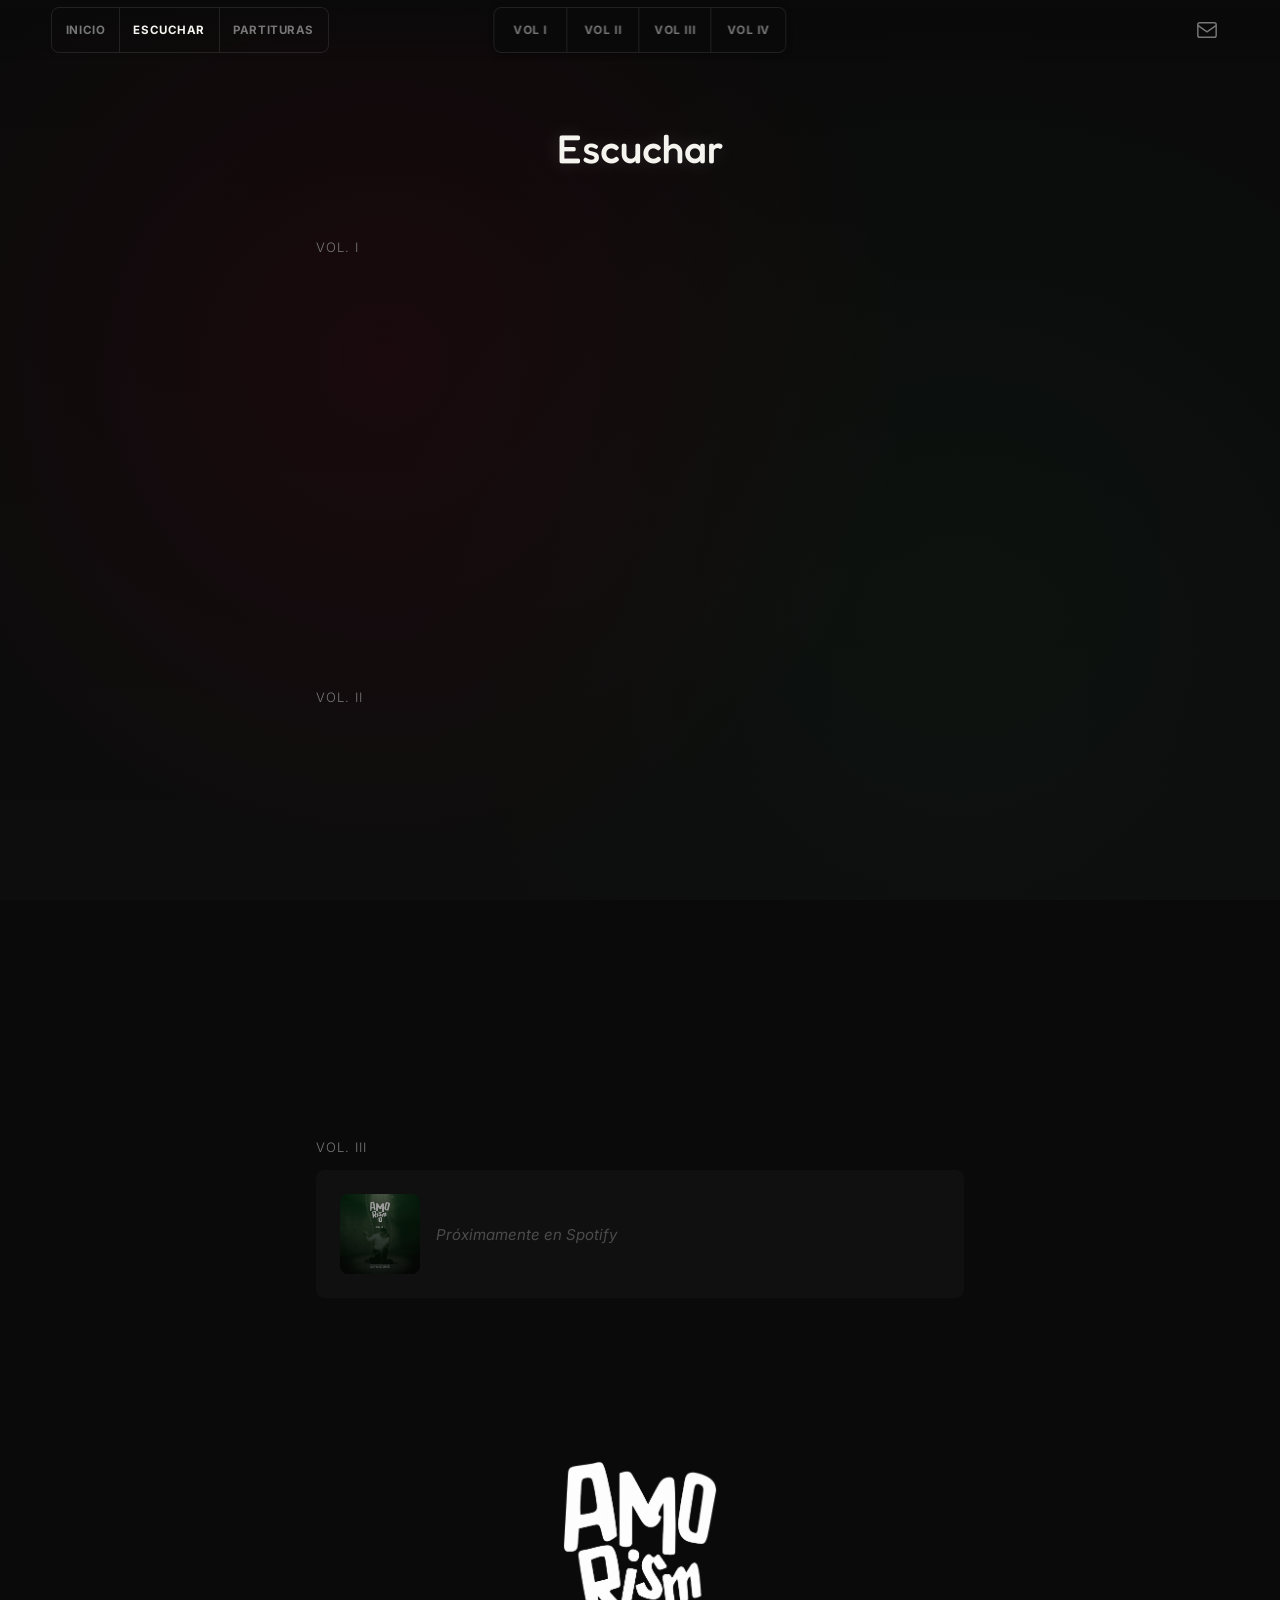
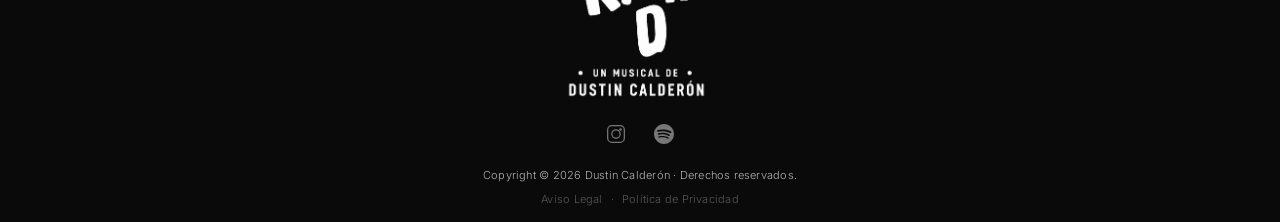
<file: escuchar.html>
<!DOCTYPE html>
<html lang="es">
<head>
	<meta charset="utf-8">
	<meta name="viewport" content="width=device-width, initial-scale=1">
	<meta name="facebook-domain-verification" content="1ptp0k5fhktlvoxo1y8tif2kxrf4m1">
	<meta name="description" content="Escucha AMORISMO – El Micromusical de Dustin Calderón en Spotify. Vol. I y Vol. II disponibles. Vol. III próximamente.">
	<meta name="twitter:card" content="summary_large_image">
	<meta name="twitter:title" content="Escuchar AMORISMO | Musical de Dustin Calderón">
	<meta name="twitter:description" content="Escucha AMORISMO – El Micromusical de Dustin Calderón en Spotify. Vol. I y Vol. II disponibles.">
	<meta property="og:title" content="Escuchar – AMORISMO">
	<meta property="og:description" content="Escucha AMORISMO en Spotify. Vol. I y Vol. II disponibles. Vol. III próximamente.">
	<meta property="og:type" content="website">
	<meta property="og:url" content="https://amorismoelmusical.com/escuchar.html">
	<meta property="og:image" content="https://amorismoelmusical.com/assets/images/amorismo-cartel.webp">
	<title>Escuchar – AMORISMO | Musical de Dustin Calderón</title>
	<link rel="canonical" href="https://amorismoelmusical.com/escuchar.html">

	<link rel="preconnect" href="https://fonts.googleapis.com">
	<link rel="preconnect" href="https://fonts.gstatic.com" crossorigin>
	<link href="https://fonts.googleapis.com/css2?family=Inter:wght@300;400;700;900&family=Fredoka:wght@500&display=swap" rel="stylesheet">

	<link rel="icon" type="image/png" href="assets/images/favicon.png">
	<link rel="apple-touch-icon" href="assets/images/favicon.png">

	<link rel="stylesheet" href="assets/css/tokens.css">
	<link rel="stylesheet" href="assets/css/base.css">
	<link rel="stylesheet" href="assets/css/nav.css">
	<link rel="stylesheet" href="assets/css/components.css">
	<link rel="stylesheet" href="assets/css/footer.css">
	<link rel="stylesheet" href="assets/css/responsive.css">
</head>
<body>
<!-- Background -->
<div class="am-bg-gradient"></div>
<div class="am-bg-noise"></div>
<a class="am-skip-link" href="#main">Saltar al contenido</a>

<!-- Navigation -->
<nav class="am-nav" aria-label="Navegación principal">
	<div class="am-nav__menu">
		<a href="index.html" class="am-nav__menu-link" data-page="home">Inicio</a>
		<a href="escuchar.html" class="am-nav__menu-link" data-page="escuchar">Escuchar</a>
		<a href="partituras.html" class="am-nav__menu-link" data-page="partituras">Partituras</a>
	</div>
	<div class="am-nav__links">
		<a href="vol-1.html" class="am-nav__link" data-page="vol1">Vol I</a>
		<a href="vol-2.html" class="am-nav__link" data-page="vol2">Vol II</a>
		<a href="vol-3.html" class="am-nav__link" data-page="vol3">Vol III</a>
		<a href="vol-4.html" class="am-nav__link" data-page="vol4">Vol IV</a>
	</div>
	<a href="index.html#correo" class="am-nav__mail" aria-label="Newsletter – suscríbete al correo">
		<svg xmlns="http://www.w3.org/2000/svg" width="22" height="22" viewBox="0 0 24 24" fill="none" stroke="currentColor" stroke-width="1.6" stroke-linecap="round" stroke-linejoin="round" aria-hidden="true">
			<rect x="2" y="4" width="20" height="16" rx="2"/>
			<path d="m2 7 10 7 10-7"/>
		</svg>
	</a>
</nav>

<main id="main" tabindex="-1">
	<section class="am-listen">
		<h1 class="am-listen__title">Escuchar</h1>

		<!-- Vol. I -->
		<article class="am-listen__item">
			<p class="am-listen__label">Vol. I</p>
			<div class="am-listen__embed">
				<iframe src="https://open.spotify.com/embed/album/2z9biYhBAbUPlokl17H5z0?utm_source=generator&theme=0" width="600" height="352" allow="autoplay; clipboard-write; encrypted-media; fullscreen; picture-in-picture" loading="lazy" title="Spotify – Amorismo Vol. I" referrerpolicy="strict-origin-when-cross-origin" allowfullscreen></iframe>
			</div>
		</article>

		<!-- Vol. II -->
		<article class="am-listen__item">
			<p class="am-listen__label">Vol. II</p>
			<div class="am-listen__embed">
				<iframe src="https://open.spotify.com/embed/album/5YmceQBudLtEer75utcBX6?utm_source=generator&theme=0" width="600" height="352" allow="autoplay; clipboard-write; encrypted-media; fullscreen; picture-in-picture" loading="lazy" title="Spotify – Amorismo Vol. II" referrerpolicy="strict-origin-when-cross-origin" allowfullscreen></iframe>
			</div>
		</article>

		<!-- Vol. III – Próximamente -->
		<article class="am-listen__item">
			<p class="am-listen__label">Vol. III</p>
			<div class="am-listen__coming-soon">
				<img src="assets/images/covers/portada-vol-3.webp" alt="Portada Vol. III" width="80" height="80" loading="lazy">
				<p class="am-listen__coming-soon-text">Próximamente en Spotify</p>
			</div>
		</article>
	</section>
</main>

<footer class="am-footer">
	<div class="am-footer__grid">
		<div class="am-footer__brand">
			<img src="assets/images/amorismo-logo-hero.png" alt="AMORISMO — Un Musical de Dustin Calderón" class="am-footer__logo" width="654" height="990" loading="lazy">
		</div>
		<div class="am-footer__social">
			<a href="https://www.instagram.com/amorismoelmusical/" target="_blank" rel="noopener noreferrer" class="am-footer__social-link" aria-label="Instagram">
				<svg xmlns="http://www.w3.org/2000/svg" width="20" height="20" viewBox="0 0 24 24" fill="none" stroke="currentColor" stroke-width="1.5" stroke-linecap="round" stroke-linejoin="round" aria-hidden="true"><rect x="2" y="2" width="20" height="20" rx="5"/><circle cx="12" cy="12" r="5"/><circle cx="17.5" cy="6.5" r="1.5" fill="currentColor" stroke="none"/></svg>
			</a>
			<a href="https://open.spotify.com/intl-es/album/2z9biYhBAbUPlokl17H5z0" target="_blank" rel="noopener noreferrer" class="am-footer__social-link" aria-label="Spotify">
				<svg xmlns="http://www.w3.org/2000/svg" width="20" height="20" viewBox="0 0 24 24" fill="currentColor" aria-hidden="true"><path d="M12 0C5.4 0 0 5.4 0 12s5.4 12 12 12 12-5.4 12-12S18.66 0 12 0zm5.521 17.34c-.24.359-.66.48-1.021.24-2.82-1.74-6.36-2.101-10.561-1.141-.418.122-.779-.179-.899-.539-.12-.421.18-.78.54-.9 4.56-1.021 8.52-.6 11.64 1.32.42.18.479.659.301 1.02zm1.44-3.3c-.301.42-.841.6-1.262.3-3.239-1.98-8.159-2.58-11.939-1.38-.479.12-1.02-.12-1.14-.6-.12-.48.12-1.021.6-1.141C9.6 9.9 15 10.561 18.72 12.84c.361.181.54.78.241 1.2zm.12-3.36C15.24 8.4 8.82 8.16 5.16 9.301c-.6.179-1.2-.181-1.38-.721-.18-.601.18-1.2.72-1.381 4.26-1.26 11.28-1.02 15.721 1.621.539.3.719 1.02.419 1.56-.299.421-1.02.599-1.559.3z"/></svg>
			</a>
		</div>
	</div>
	<!-- Bottom -->
	<div class="am-footer__bottom">
		<p class="am-footer__copyright">Copyright © 2026 Dustin Calderón · Derechos reservados.</p>
		<nav class="am-footer__legal" aria-label="Enlaces legales">
			<a href="https://dustincalderon.com/legal/aviso-legal/" target="_blank" rel="noopener noreferrer">Aviso Legal</a>
			<span aria-hidden="true">·</span>
			<a href="https://dustincalderon.com/legal/privacidad/" target="_blank" rel="noopener noreferrer">Política de Privacidad</a>
		</nav>
	</div>
</footer>

<script defer src="assets/js/nav.js"></script>

</body>
</html>
</file>
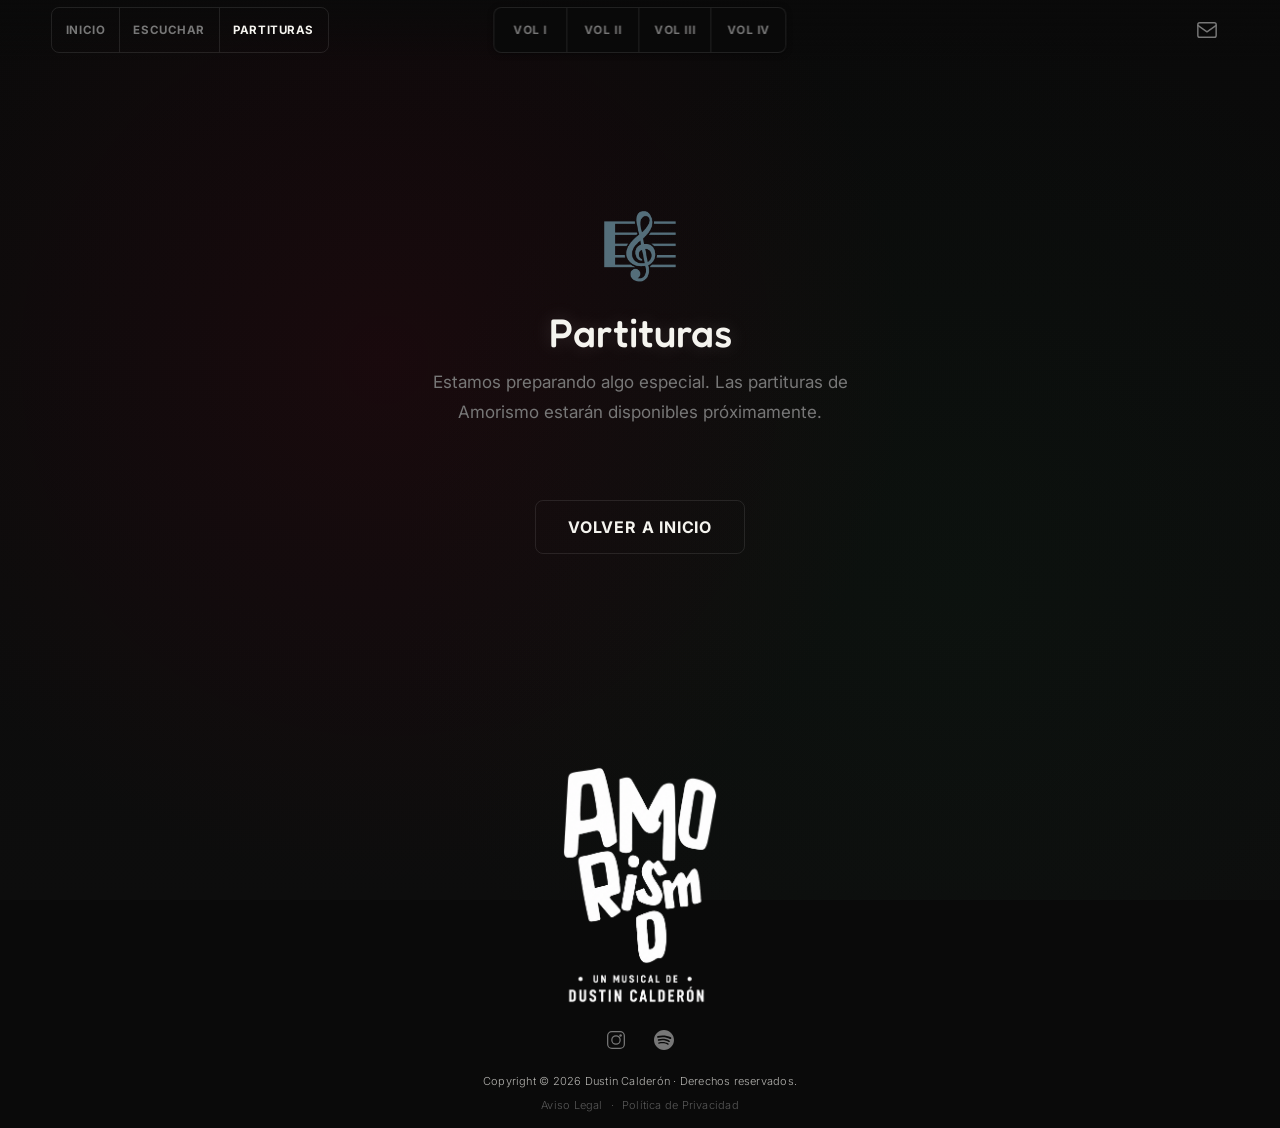
<file: partituras.html>
<!DOCTYPE html>
<html lang="es">
<head>
	<meta charset="utf-8">
	<meta name="viewport" content="width=device-width, initial-scale=1">
	<meta name="facebook-domain-verification" content="1ptp0k5fhktlvoxo1y8tif2kxrf4m1">
	<meta name="description" content="Partituras de AMORISMO – El Micromusical de Dustin Calderón. Próximamente disponibles.">
	<meta name="twitter:card" content="summary_large_image">
	<meta name="twitter:title" content="Partituras de AMORISMO | Musical de Dustin Calderón">
	<meta name="twitter:description" content="Partituras de AMORISMO – El Micromusical de Dustin Calderón. Próximamente disponibles.">
	<meta property="og:title" content="Partituras – AMORISMO">
	<meta property="og:description" content="Partituras de AMORISMO. Próximamente disponibles.">
	<meta property="og:type" content="website">
	<meta property="og:url" content="https://amorismoelmusical.com/partituras.html">
	<meta property="og:image" content="https://amorismoelmusical.com/assets/images/amorismo-cartel.webp">
	<title>Partituras – AMORISMO | Musical de Dustin Calderón</title>
	<link rel="canonical" href="https://amorismoelmusical.com/partituras.html">

	<link rel="preconnect" href="https://fonts.googleapis.com">
	<link rel="preconnect" href="https://fonts.gstatic.com" crossorigin>
	<link href="https://fonts.googleapis.com/css2?family=Inter:wght@300;400;700;900&family=Fredoka:wght@500&display=swap" rel="stylesheet">

	<link rel="icon" type="image/png" href="assets/images/favicon.png">
	<link rel="apple-touch-icon" href="assets/images/favicon.png">

	<link rel="stylesheet" href="assets/css/tokens.css">
	<link rel="stylesheet" href="assets/css/base.css">
	<link rel="stylesheet" href="assets/css/nav.css">
	<link rel="stylesheet" href="assets/css/components.css">
	<link rel="stylesheet" href="assets/css/footer.css">
	<link rel="stylesheet" href="assets/css/responsive.css">
</head>
<body>
<!-- Background -->
<div class="am-bg-gradient"></div>
<div class="am-bg-noise"></div>
<a class="am-skip-link" href="#main">Saltar al contenido</a>

<!-- Navigation -->
<nav class="am-nav" aria-label="Navegación principal">
	<div class="am-nav__menu">
		<a href="index.html" class="am-nav__menu-link" data-page="home">Inicio</a>
		<a href="escuchar.html" class="am-nav__menu-link" data-page="escuchar">Escuchar</a>
		<a href="partituras.html" class="am-nav__menu-link" data-page="partituras">Partituras</a>
	</div>
	<div class="am-nav__links">
		<a href="vol-1.html" class="am-nav__link" data-page="vol1">Vol I</a>
		<a href="vol-2.html" class="am-nav__link" data-page="vol2">Vol II</a>
		<a href="vol-3.html" class="am-nav__link" data-page="vol3">Vol III</a>
		<a href="vol-4.html" class="am-nav__link" data-page="vol4">Vol IV</a>
	</div>
	<a href="index.html#correo" class="am-nav__mail" aria-label="Newsletter – suscríbete al correo">
		<svg xmlns="http://www.w3.org/2000/svg" width="22" height="22" viewBox="0 0 24 24" fill="none" stroke="currentColor" stroke-width="1.6" stroke-linecap="round" stroke-linejoin="round" aria-hidden="true">
			<rect x="2" y="4" width="20" height="16" rx="2"/>
			<path d="m2 7 10 7 10-7"/>
		</svg>
	</a>
</nav>

<main id="main" tabindex="-1">
	<section class="am-wip">
		<span class="am-wip__icon" aria-hidden="true">🎼</span>
		<h1 class="am-wip__title">Partituras</h1>
		<p class="am-wip__subtitle">
			Estamos preparando algo especial. Las partituras de Amorismo estarán disponibles próximamente.
		</p>
		<a href="index.html" class="am-cta am-cta--outline am-wip__cta">Volver a Inicio</a>
	</section>
</main>

<footer class="am-footer">
	<div class="am-footer__grid">
		<div class="am-footer__brand">
			<img src="assets/images/amorismo-logo-hero.png" alt="AMORISMO — Un Musical de Dustin Calderón" class="am-footer__logo" width="654" height="990" loading="lazy">
		</div>
		<div class="am-footer__social">
			<a href="https://www.instagram.com/amorismoelmusical/" target="_blank" rel="noopener noreferrer" class="am-footer__social-link" aria-label="Instagram">
				<svg xmlns="http://www.w3.org/2000/svg" width="20" height="20" viewBox="0 0 24 24" fill="none" stroke="currentColor" stroke-width="1.5" stroke-linecap="round" stroke-linejoin="round" aria-hidden="true"><rect x="2" y="2" width="20" height="20" rx="5"/><circle cx="12" cy="12" r="5"/><circle cx="17.5" cy="6.5" r="1.5" fill="currentColor" stroke="none"/></svg>
			</a>
			<a href="https://open.spotify.com/intl-es/album/2z9biYhBAbUPlokl17H5z0" target="_blank" rel="noopener noreferrer" class="am-footer__social-link" aria-label="Spotify">
				<svg xmlns="http://www.w3.org/2000/svg" width="20" height="20" viewBox="0 0 24 24" fill="currentColor" aria-hidden="true"><path d="M12 0C5.4 0 0 5.4 0 12s5.4 12 12 12 12-5.4 12-12S18.66 0 12 0zm5.521 17.34c-.24.359-.66.48-1.021.24-2.82-1.74-6.36-2.101-10.561-1.141-.418.122-.779-.179-.899-.539-.12-.421.18-.78.54-.9 4.56-1.021 8.52-.6 11.64 1.32.42.18.479.659.301 1.02zm1.44-3.3c-.301.42-.841.6-1.262.3-3.239-1.98-8.159-2.58-11.939-1.38-.479.12-1.02-.12-1.14-.6-.12-.48.12-1.021.6-1.141C9.6 9.9 15 10.561 18.72 12.84c.361.181.54.78.241 1.2zm.12-3.36C15.24 8.4 8.82 8.16 5.16 9.301c-.6.179-1.2-.181-1.38-.721-.18-.601.18-1.2.72-1.381 4.26-1.26 11.28-1.02 15.721 1.621.539.3.719 1.02.419 1.56-.299.421-1.02.599-1.559.3z"/></svg>
			</a>
		</div>
	</div>
	<!-- Bottom -->
	<div class="am-footer__bottom">
		<p class="am-footer__copyright">Copyright © 2026 Dustin Calderón · Derechos reservados.</p>
		<nav class="am-footer__legal" aria-label="Enlaces legales">
			<a href="https://dustincalderon.com/legal/aviso-legal/" target="_blank" rel="noopener noreferrer">Aviso Legal</a>
			<span aria-hidden="true">·</span>
			<a href="https://dustincalderon.com/legal/privacidad/" target="_blank" rel="noopener noreferrer">Política de Privacidad</a>
		</nav>
	</div>
</footer>

<script defer src="assets/js/nav.js"></script>

</body>
</html>
</file>
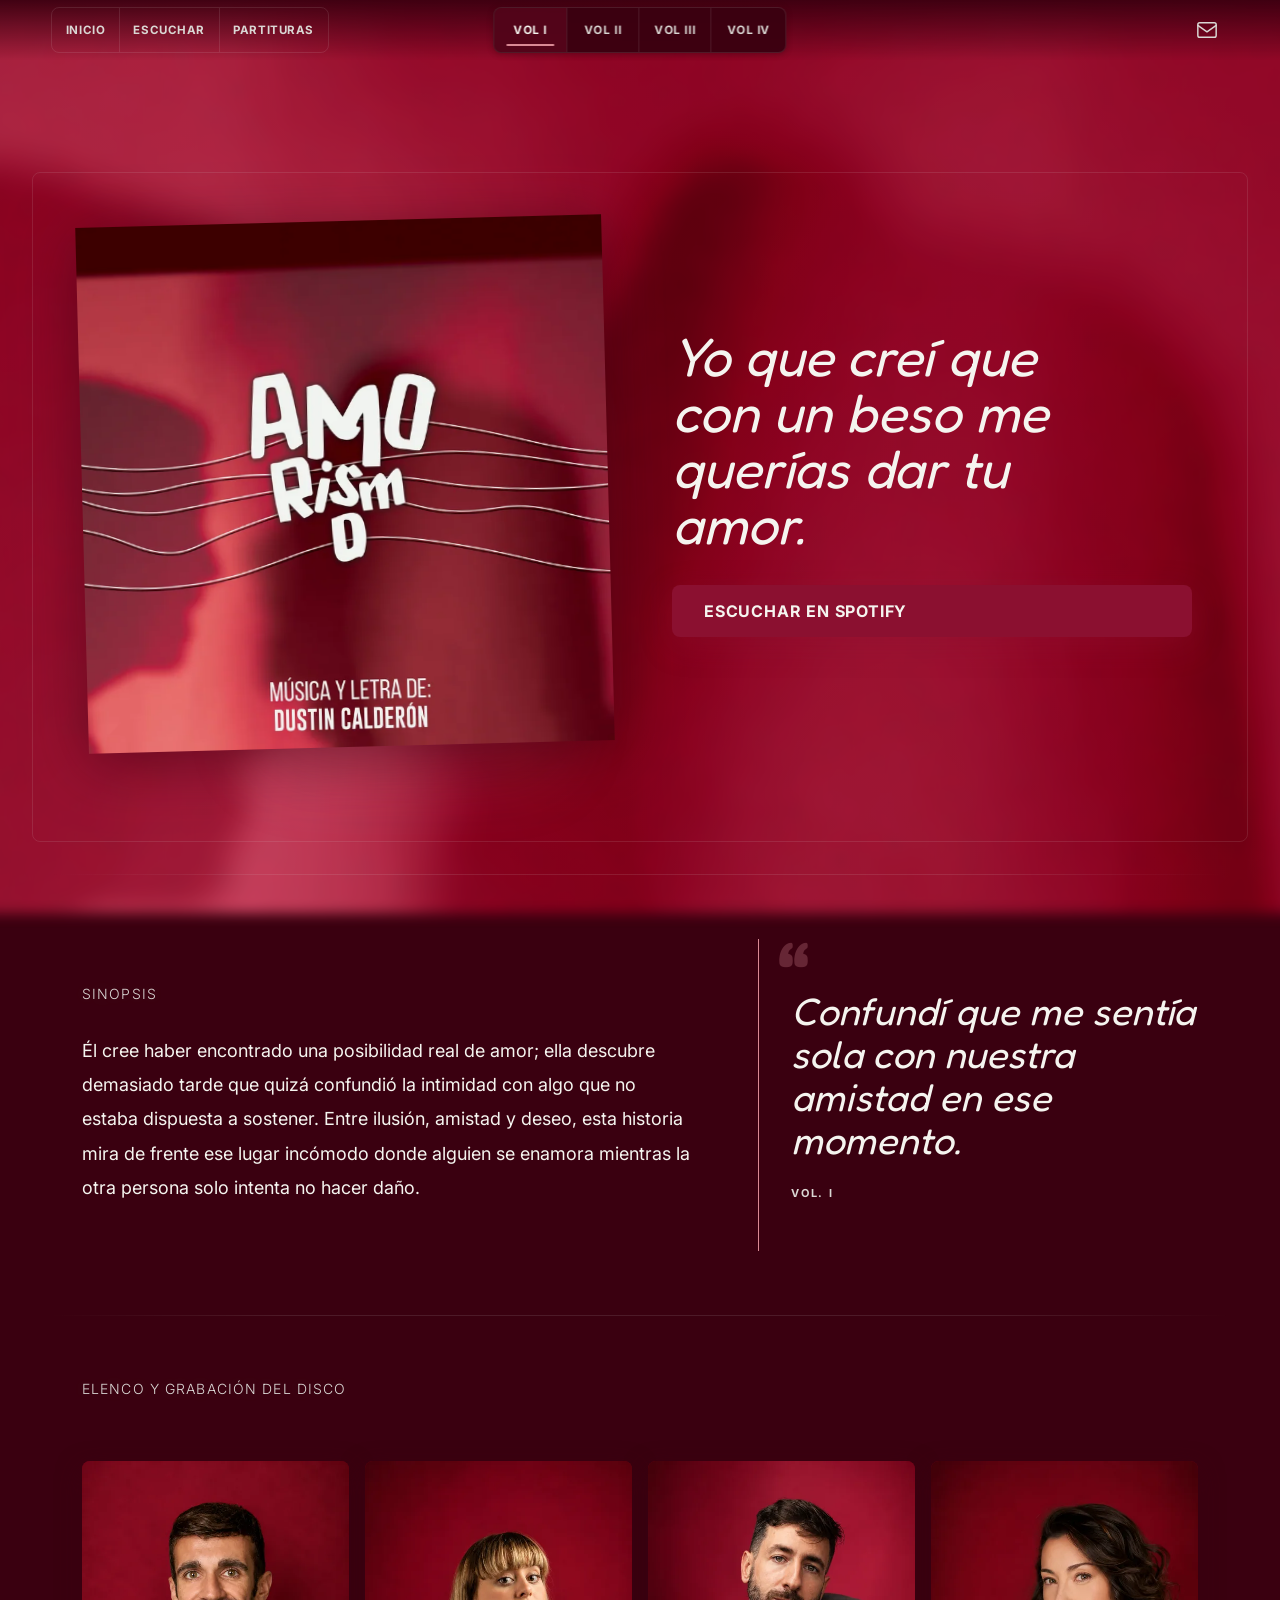
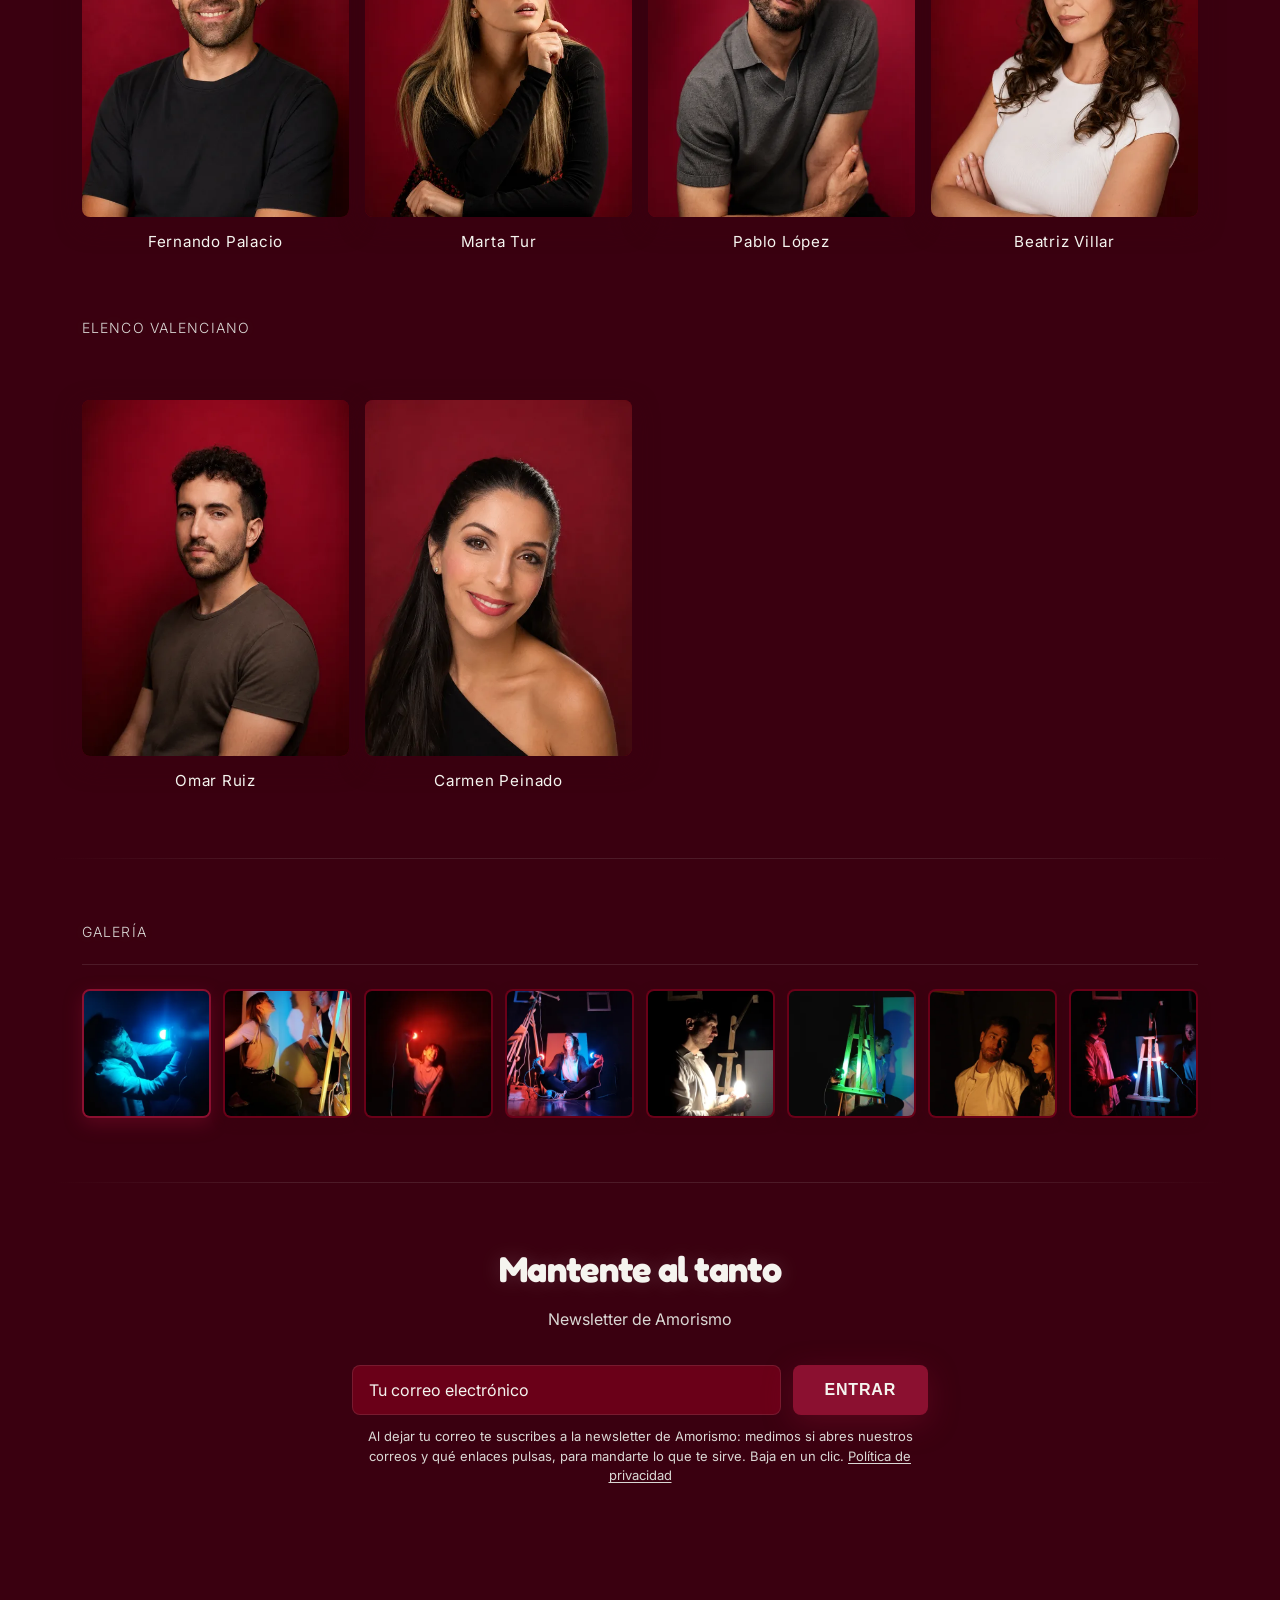
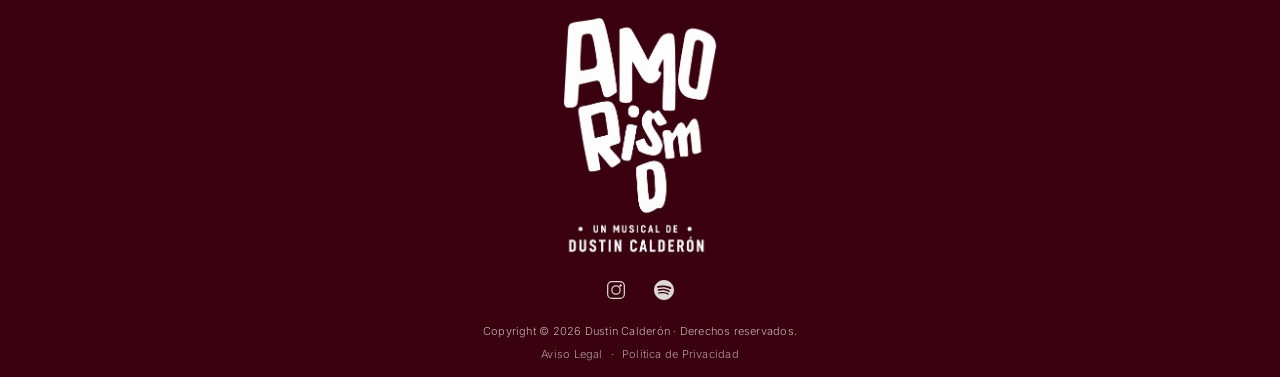
<file: vol-1.html>
<!DOCTYPE html>
<html lang="es">
<head>
	<meta charset="utf-8">
	<meta name="viewport" content="width=device-width, initial-scale=1">
	<meta name="facebook-domain-verification" content="1ptp0k5fhktlvoxo1y8tif2kxrf4m1">
	<meta name="description" content="AMORISMO Vol. I – Yo que creí que con un beso me querías dar tu amor. Una historia que mira de frente ese lugar incómodo donde alguien se enamora mientras la otra persona solo intenta no hacer daño.">
	<meta property="og:title" content="AMORISMO Vol. I">
	<meta property="og:description" content="Yo que creí que con un beso me querías dar tu amor. Una historia que mira de frente ese lugar incómodo donde alguien se enamora mientras la otra persona solo intenta no hacer daño.">
	<meta property="og:type" content="music.album">
	<meta property="og:url" content="https://amorismoelmusical.com/vol-1.html">
	<meta property="og:image" content="https://amorismoelmusical.com/assets/images/covers/portada-vol-1.webp">
	<meta name="twitter:card" content="summary_large_image">
	<meta name="twitter:title" content="AMORISMO Vol. I | Musical de Dustin Calderón">
	<meta name="twitter:description" content="Yo que creí que con un beso me querías dar tu amor. Una historia que mira de frente ese lugar incómodo donde alguien se enamora mientras la otra persona solo intenta no hacer daño.">
	<title>AMORISMO Vol. I | Musical de Dustin Calderón</title>
	<link rel="canonical" href="https://amorismoelmusical.com/vol-1.html">

	<link rel="preconnect" href="https://fonts.googleapis.com">
	<link rel="preconnect" href="https://fonts.gstatic.com" crossorigin>
	<link href="https://fonts.googleapis.com/css2?family=Inter:wght@300;400;700;900&family=Fredoka:wght@500&display=swap" rel="stylesheet">

	<link rel="icon" type="image/png" href="assets/images/favicon.png">
	<link rel="apple-touch-icon" href="assets/images/favicon.png">

	<link rel="stylesheet" href="assets/css/tokens.css">
	<link rel="stylesheet" href="assets/css/base.css">
	<link rel="stylesheet" href="assets/css/nav.css">
	<link rel="stylesheet" href="assets/css/components.css">
	<link rel="stylesheet" href="assets/css/hero.css">
	<link rel="stylesheet" href="assets/css/volume.css">
	<link rel="stylesheet" href="assets/css/gallery.css">
	<link rel="stylesheet" href="assets/css/home.css">
	<link rel="stylesheet" href="assets/css/contact.css">
	<link rel="stylesheet" href="assets/css/footer.css">
	<link rel="stylesheet" href="assets/css/motion.css">
	<link rel="stylesheet" href="assets/css/responsive.css">
</head>
<body data-vol="1">
<!-- Background -->
<div class="am-bg-gradient"></div>
<div class="am-bg-noise"></div>
<a class="am-skip-link" href="#main">Saltar al contenido</a>

<!-- Navigation -->
<nav class="am-nav" aria-label="Navegación principal">
	<div class="am-nav__menu">
		<a href="index.html" class="am-nav__menu-link" data-page="home">Inicio</a>
		<a href="escuchar.html" class="am-nav__menu-link" data-page="escuchar">Escuchar</a>
		<a href="partituras.html" class="am-nav__menu-link" data-page="partituras">Partituras</a>
	</div>
	<div class="am-nav__links">
		<a href="vol-1.html" class="am-nav__link" data-page="vol1">Vol I</a>
		<a href="vol-2.html" class="am-nav__link" data-page="vol2">Vol II</a>
		<a href="vol-3.html" class="am-nav__link" data-page="vol3">Vol III</a>
		<a href="vol-4.html" class="am-nav__link" data-page="vol4">Vol IV</a>
	</div>
	<a href="#correo" class="am-nav__mail" aria-label="Newsletter – suscríbete al correo">
		<svg xmlns="http://www.w3.org/2000/svg" width="22" height="22" viewBox="0 0 24 24" fill="none" stroke="currentColor" stroke-width="1.6" stroke-linecap="round" stroke-linejoin="round" aria-hidden="true">
			<rect x="2" y="4" width="20" height="16" rx="2"/>
			<path d="m2 7 10 7 10-7"/>
		</svg>
	</a>
</nav>

<main id="main" tabindex="-1">

	<!-- ===== 1. HERO: Álbum + Frase + CTA ===== -->
	<section class="am-page-title">
		<h1 class="sr-only">AMORISMO · VOL. I</h1>
	</section>

	<section class="am-hero am-volume-hero">
		<div class="am-hero__grid">
			<div class="am-hero__visual">
				<img src="assets/images/covers/portada-vol-1.webp" alt="Portada de AMORISMO Vol. I" class="am-hero__image" width="800" height="800" fetchpriority="high">
			</div>
			<div class="am-hero__body">
				<p class="am-hero__copy">
					Yo que creí que con un beso me querías dar tu amor.
				</p>
				<a href="https://open.spotify.com/intl-es/album/2z9biYhBAbUPlokl17H5z0" class="am-cta" id="cta-vol1" target="_blank" rel="noopener noreferrer">Escuchar en Spotify</a>
			</div>
		</div>
	</section>

	<hr class="am-divider">

	<!-- ===== 2. SINOPSIS ===== -->
	<section class="am-synopsis am-volume-story" id="sinopsis">
		<div class="am-volume-story__grid">
			<div class="am-volume-story__body">
				<h2 class="am-synopsis__heading">Sinopsis</h2>
				<p class="am-synopsis__text">
					Él cree haber encontrado una posibilidad real de amor; ella descubre demasiado tarde que quizá confundió la intimidad con algo que no estaba dispuesta a sostener. Entre ilusión, amistad y deseo, esta historia mira de frente ese lugar incómodo donde alguien se enamora mientras la otra persona solo intenta no hacer daño.
				</p>
			</div>
			<figure class="am-volume-story__quote">
				<blockquote>Confundí que me sentía sola con nuestra amistad en ese momento.</blockquote>
				<figcaption>Vol. I</figcaption>
			</figure>
		</div>
	</section>

	<hr class="am-divider">

	<!-- ===== 3. CAST ===== -->
	<section class="am-cast" id="cast">
		<h2 class="am-cast__heading">Elenco y grabación del disco</h2>
		<div class="am-person-grid am-person-grid--cols-4">
			<div class="am-person">
				<div class="am-person__photo-wrap">
					<img src="assets/images/fernando-palacio.webp" alt="Fernando Palacio" class="am-person__photo" width="540" height="675" loading="lazy">
				</div>
				<p class="am-person__name">Fernando Palacio</p>
			</div>
			<div class="am-person">
				<div class="am-person__photo-wrap">
					<img src="assets/images/marta-tur.webp" alt="Marta Tur" class="am-person__photo" width="540" height="675" loading="lazy">
				</div>
				<p class="am-person__name">Marta Tur</p>
			</div>
			<div class="am-person">
				<div class="am-person__photo-wrap">
					<img src="assets/images/pablo-lopez.webp" alt="Pablo López" class="am-person__photo" width="540" height="675" loading="lazy">
				</div>
				<p class="am-person__name">Pablo López</p>
			</div>
			<div class="am-person">
				<div class="am-person__photo-wrap">
					<img src="assets/images/beatriz-villar.webp" alt="Beatriz Villar" class="am-person__photo" width="540" height="675" loading="lazy">
				</div>
				<p class="am-person__name">Beatriz Villar</p>
			</div>
		</div>

		<h2 class="am-cast__heading am-cast__heading--spaced">Elenco Valenciano</h2>
		<div class="am-person-grid am-person-grid--cols-4">
			<div class="am-person">
				<div class="am-person__photo-wrap">
					<img src="assets/images/omar-ruiz.webp" alt="Omar Ruiz" class="am-person__photo" width="540" height="675" loading="lazy">
				</div>
				<p class="am-person__name">Omar Ruiz</p>
			</div>
			<div class="am-person">
				<div class="am-person__photo-wrap">
					<img src="assets/images/carmen-peinado.webp" alt="Carmen Peinado" class="am-person__photo" width="540" height="675" loading="lazy">
				</div>
				<p class="am-person__name">Carmen Peinado</p>
			</div>
		</div>
	</section>

	<hr class="am-divider">


	<!-- ===== 4. GALERÍA ===== -->
	<section class="am-gallery am-gallery--editorial" aria-labelledby="gallery-heading">
		<h2 class="am-section-label" id="gallery-heading">Galería</h2>
		<div class="am-gallery__thumbs" role="group" aria-label="Seleccionar fotografía">
			<button type="button" class="am-gallery__thumb am-gallery__thumb--active" data-src="assets/images/vol1-foto-01.jpg" data-alt="Escena de AMORISMO Vol. I, fotografía 1" aria-pressed="true" aria-label="Mostrar fotografía 1"><img src="assets/images/thumbs/vol1-foto-01.webp" alt="" width="360" height="360" loading="lazy"></button>
			<button type="button" class="am-gallery__thumb" data-src="assets/images/vol1-foto-02.jpg" data-alt="Escena de AMORISMO Vol. I, fotografía 2" aria-pressed="false" aria-label="Mostrar fotografía 2"><img src="assets/images/thumbs/vol1-foto-02.webp" alt="" width="360" height="360" loading="lazy"></button>
			<button type="button" class="am-gallery__thumb" data-src="assets/images/vol1-foto-03.jpg" data-alt="Escena de AMORISMO Vol. I, fotografía 3" aria-pressed="false" aria-label="Mostrar fotografía 3"><img src="assets/images/thumbs/vol1-foto-03.webp" alt="" width="360" height="360" loading="lazy"></button>
			<button type="button" class="am-gallery__thumb" data-src="assets/images/vol1-foto-04.jpg" data-alt="Escena de AMORISMO Vol. I, fotografía 4" aria-pressed="false" aria-label="Mostrar fotografía 4"><img src="assets/images/thumbs/vol1-foto-04.webp" alt="" width="360" height="360" loading="lazy"></button>
			<button type="button" class="am-gallery__thumb" data-src="assets/images/vol1-foto-05.jpg" data-alt="Escena de AMORISMO Vol. I, fotografía 5" aria-pressed="false" aria-label="Mostrar fotografía 5"><img src="assets/images/thumbs/vol1-foto-05.webp" alt="" width="360" height="360" loading="lazy"></button>
			<button type="button" class="am-gallery__thumb" data-src="assets/images/vol1-foto-06.jpg" data-alt="Escena de AMORISMO Vol. I, fotografía 6" aria-pressed="false" aria-label="Mostrar fotografía 6"><img src="assets/images/thumbs/vol1-foto-06.webp" alt="" width="360" height="360" loading="lazy"></button>
			<button type="button" class="am-gallery__thumb" data-src="assets/images/vol1-foto-07.jpg" data-alt="Escena de AMORISMO Vol. I, fotografía 7" aria-pressed="false" aria-label="Mostrar fotografía 7"><img src="assets/images/thumbs/vol1-foto-07.webp" alt="" width="360" height="360" loading="lazy"></button>
			<button type="button" class="am-gallery__thumb" data-src="assets/images/vol1-foto-08.jpg" data-alt="Escena de AMORISMO Vol. I, fotografía 8" aria-pressed="false" aria-label="Mostrar fotografía 8"><img src="assets/images/thumbs/vol1-foto-08.webp" alt="" width="360" height="360" loading="lazy"></button>
		</div>
		<div class="am-gallery__main">
			<div class="am-gallery__frame">
				<img id="gallery-main-image" class="am-gallery__image" src="assets/images/vol1-foto-01.jpg" alt="Escena de AMORISMO Vol. I, fotografía 1" width="1536" height="2048" loading="lazy" decoding="async">
			</div>
		</div>
	</section>

	<hr class="am-divider">

	<!-- ===== 4. CORREO ===== -->
	<section class="am-contact" id="correo">
		<h2 class="am-contact__heading">Mantente al tanto</h2>
		<p class="am-contact__text">Newsletter de Amorismo</p>
		<form class="am-contact__form" id="contact-form">
			<label for="contact-email" class="sr-only">Tu correo electrónico</label>
			<input type="email" name="email" class="am-contact__input" placeholder="Tu correo electrónico" required autocomplete="email" id="contact-email">
			<button type="submit" class="am-cta" id="contact-submit">Entrar</button>
		</form>
		<p class="am-contact__legal">Al dejar tu correo te suscribes a la newsletter de Amorismo: medimos si abres nuestros correos y qué enlaces pulsas, para mandarte lo que te sirve. Baja en un clic. <a href="https://dustincalderon.com/legal/privacidad/" target="_blank" rel="noopener noreferrer">Política de privacidad</a></p>
		<p class="am-contact__feedback" aria-live="polite"></p>
	</section>

</main>

<footer class="am-footer">
	<div class="am-footer__grid">
		<div class="am-footer__brand">
			<img src="assets/images/amorismo-logo-hero.png" alt="AMORISMO — Un Musical de Dustin Calderón" class="am-footer__logo" width="654" height="990" loading="lazy">
		</div>
		<div class="am-footer__social">
			<a href="https://www.instagram.com/amorismoelmusical/" target="_blank" rel="noopener noreferrer" class="am-footer__social-link" aria-label="Instagram">
				<svg xmlns="http://www.w3.org/2000/svg" width="20" height="20" viewBox="0 0 24 24" fill="none" stroke="currentColor" stroke-width="1.5" stroke-linecap="round" stroke-linejoin="round" aria-hidden="true"><rect x="2" y="2" width="20" height="20" rx="5"/><circle cx="12" cy="12" r="5"/><circle cx="17.5" cy="6.5" r="1.5" fill="currentColor" stroke="none"/></svg>
			</a>
			<a href="https://open.spotify.com/intl-es/album/2z9biYhBAbUPlokl17H5z0" target="_blank" rel="noopener noreferrer" class="am-footer__social-link" aria-label="Spotify">
				<svg xmlns="http://www.w3.org/2000/svg" width="20" height="20" viewBox="0 0 24 24" fill="currentColor" aria-hidden="true"><path d="M12 0C5.4 0 0 5.4 0 12s5.4 12 12 12 12-5.4 12-12S18.66 0 12 0zm5.521 17.34c-.24.359-.66.48-1.021.24-2.82-1.74-6.36-2.101-10.561-1.141-.418.122-.779-.179-.899-.539-.12-.421.18-.78.54-.9 4.56-1.021 8.52-.6 11.64 1.32.42.18.479.659.301 1.02zm1.44-3.3c-.301.42-.841.6-1.262.3-3.239-1.98-8.159-2.58-11.939-1.38-.479.12-1.02-.12-1.14-.6-.12-.48.12-1.021.6-1.141C9.6 9.9 15 10.561 18.72 12.84c.361.181.54.78.241 1.2zm.12-3.36C15.24 8.4 8.82 8.16 5.16 9.301c-.6.179-1.2-.181-1.38-.721-.18-.601.18-1.2.72-1.381 4.26-1.26 11.28-1.02 15.721 1.621.539.3.719 1.02.419 1.56-.299.421-1.02.599-1.559.3z"/></svg>
			</a>
		</div>
	</div>
	<div class="am-footer__bottom">
		<p class="am-footer__copyright">Copyright © 2026 Dustin Calderón · Derechos reservados.</p>
		<nav class="am-footer__legal" aria-label="Enlaces legales">
			<a href="https://dustincalderon.com/legal/aviso-legal/" target="_blank" rel="noopener noreferrer">Aviso Legal</a>
			<span aria-hidden="true">·</span>
			<a href="https://dustincalderon.com/legal/privacidad/" target="_blank" rel="noopener noreferrer">Política de Privacidad</a>
		</nav>
	</div>
</footer>

<script defer src="assets/js/nav.js"></script>
<script defer src="assets/js/gallery.js"></script>
<script defer src="assets/js/forms.js"></script>

<!-- Structured Data: MusicAlbum -->
<script type="application/ld+json">
{
	"@context": "https://schema.org",
	"@type": "MusicAlbum",
	"name": "AMORISMO Vol. I",
	"description": "Una historia que mira de frente ese lugar incómodo donde alguien se enamora mientras la otra persona solo intenta no hacer daño.",
	"albumProductionType": "StudioAlbum",
	"genre": ["Teatro Musical", "Musical Contemporáneo"],
	"inLanguage": "es",
	"image": "https://amorismoelmusical.com/assets/images/covers/portada-vol-1.webp",
	"url": "https://amorismoelmusical.com/vol-1.html",
	"byArtist": {
		"@type": "MusicGroup",
		"name": "AMORISMO",
		"@id": "https://amorismoelmusical.com/#musicgroup"
	},
	"sameAs": "https://open.spotify.com/intl-es/album/2z9biYhBAbUPlokl17H5z0"
}
</script>
<script defer src="assets/js/motion.js"></script>
</body>
</html>
</file>
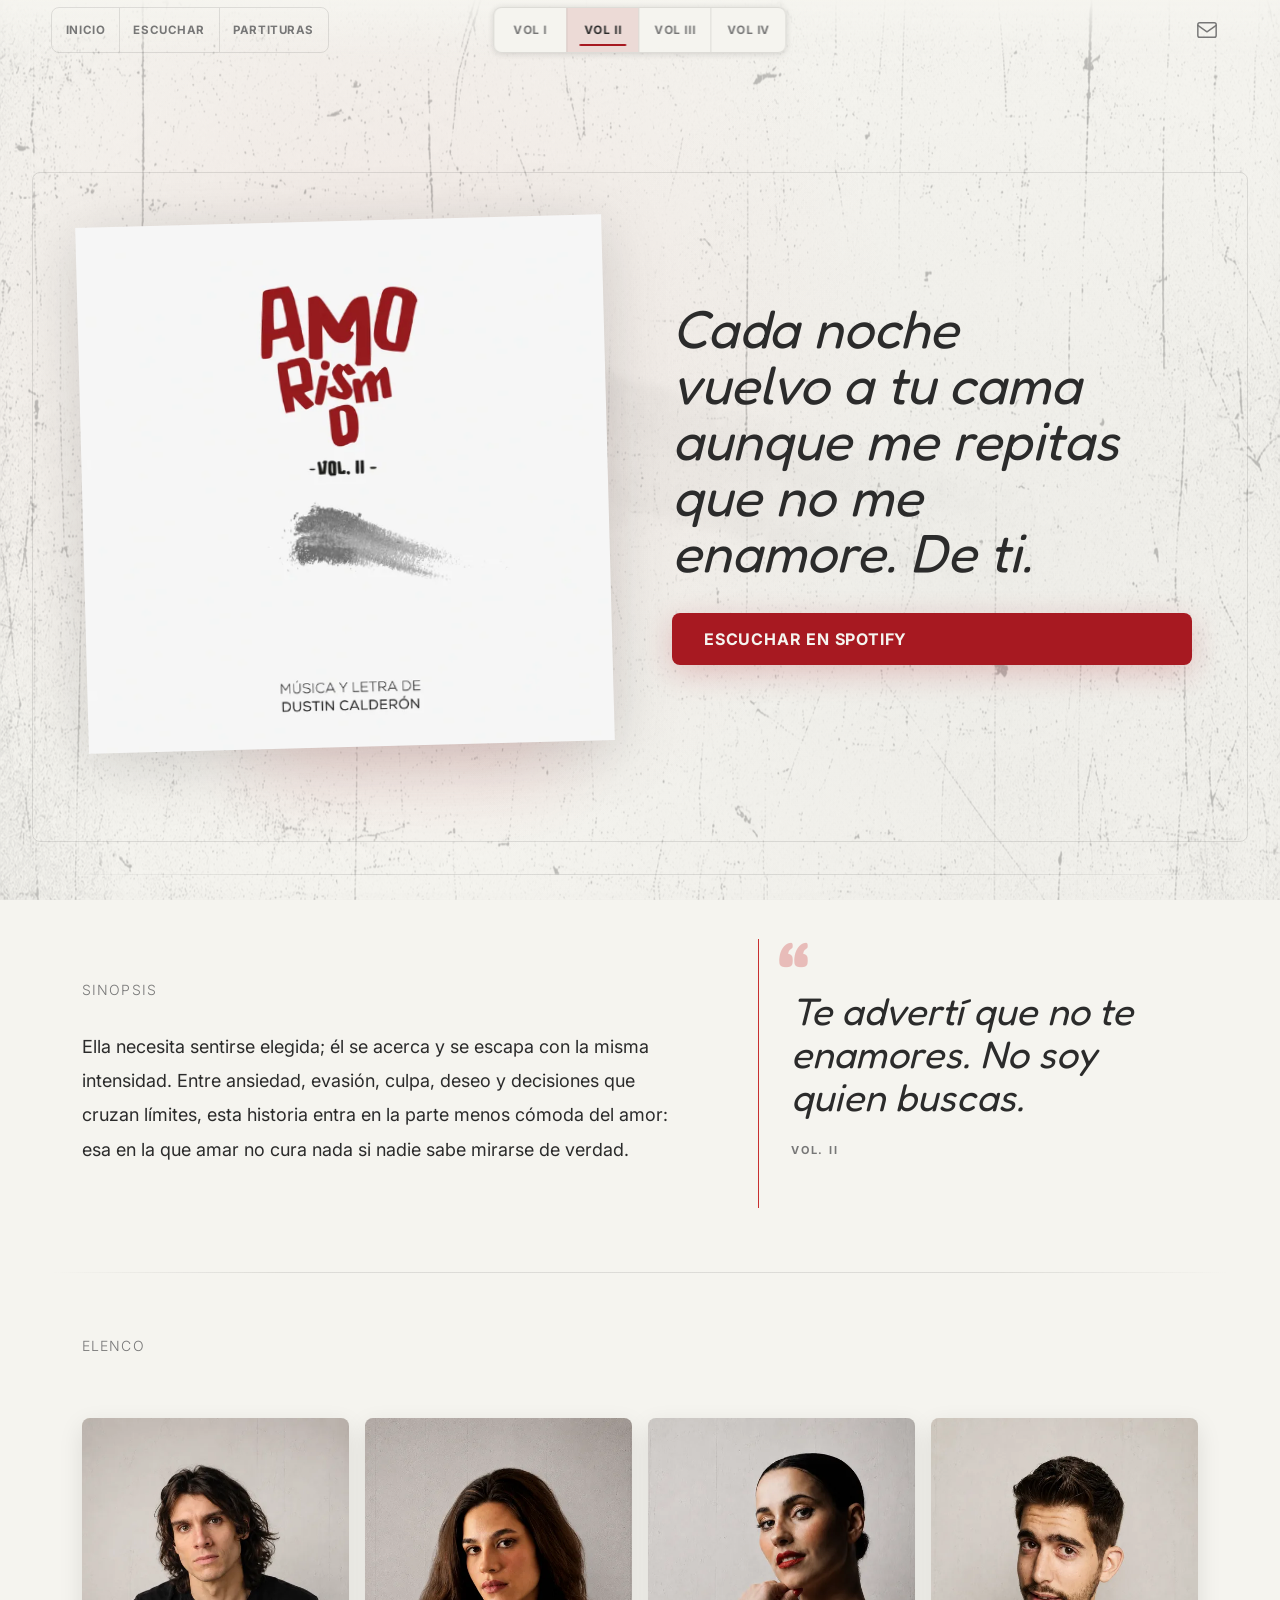
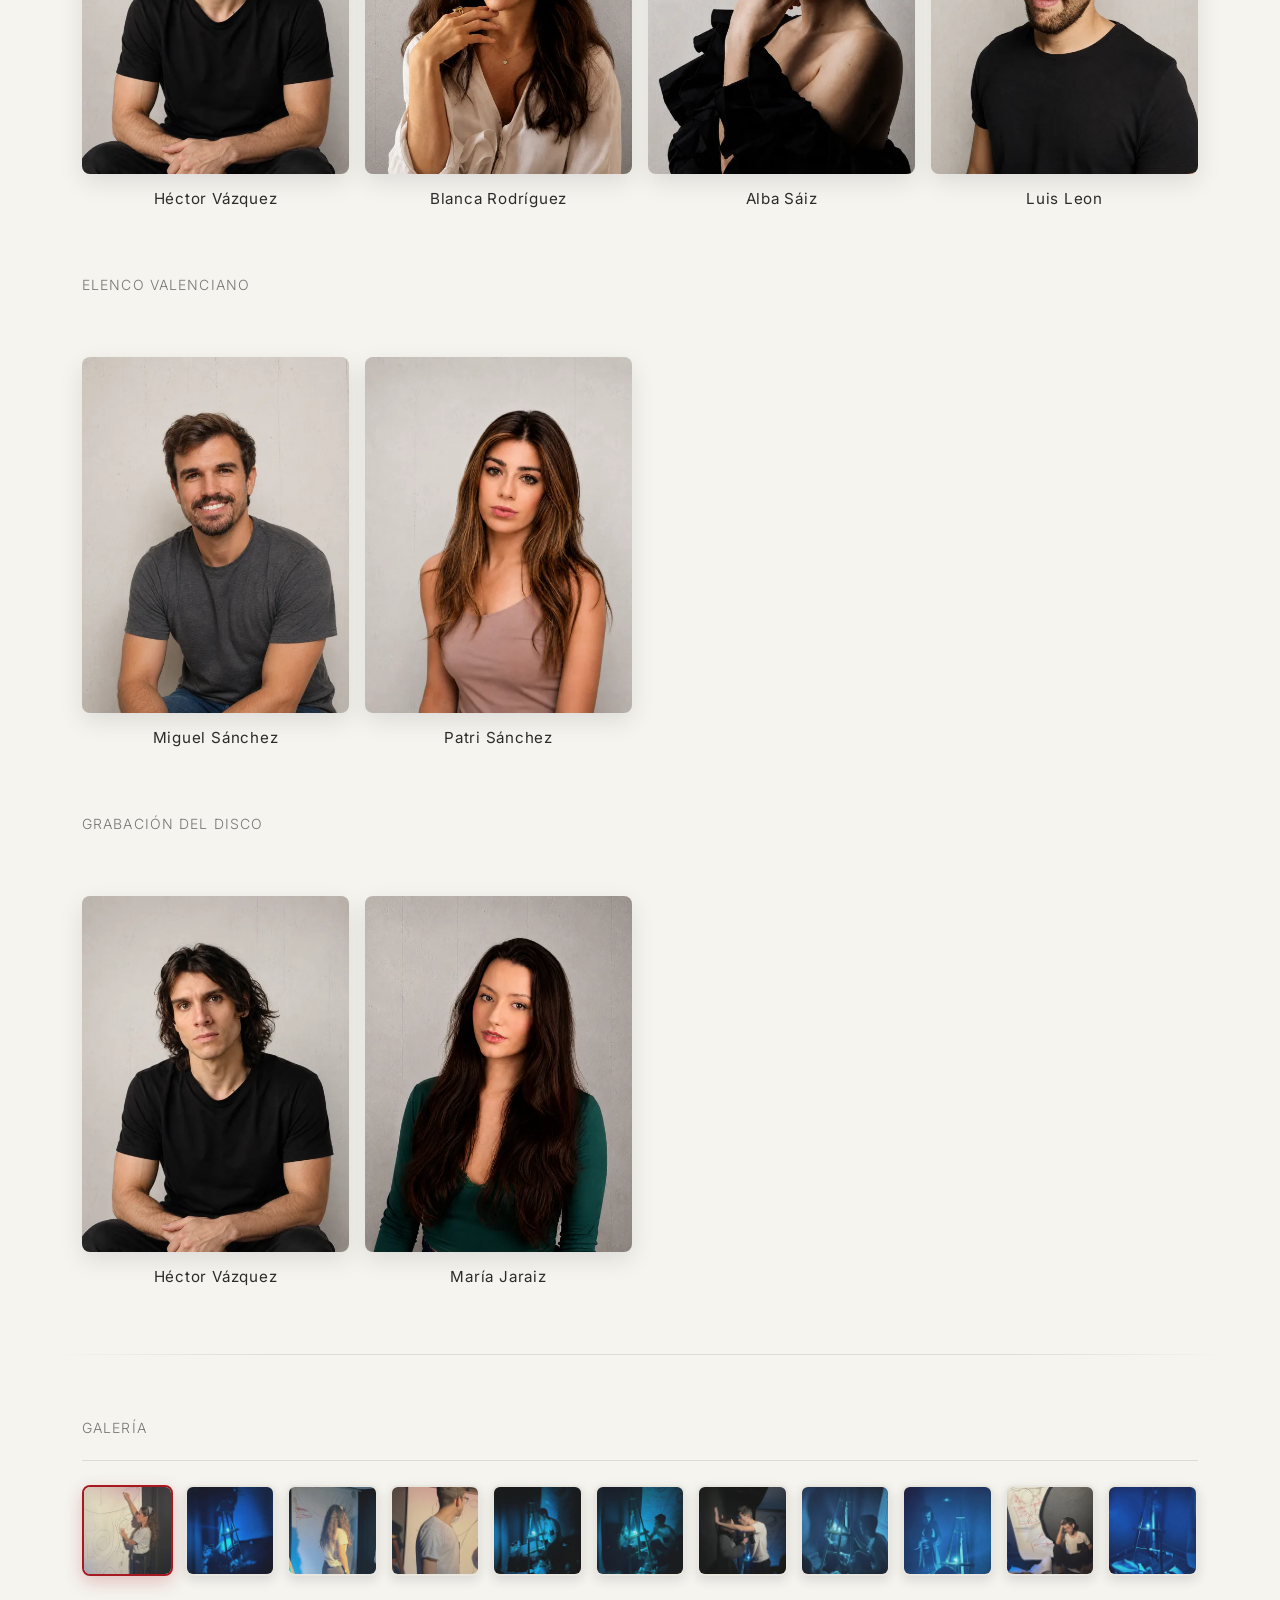
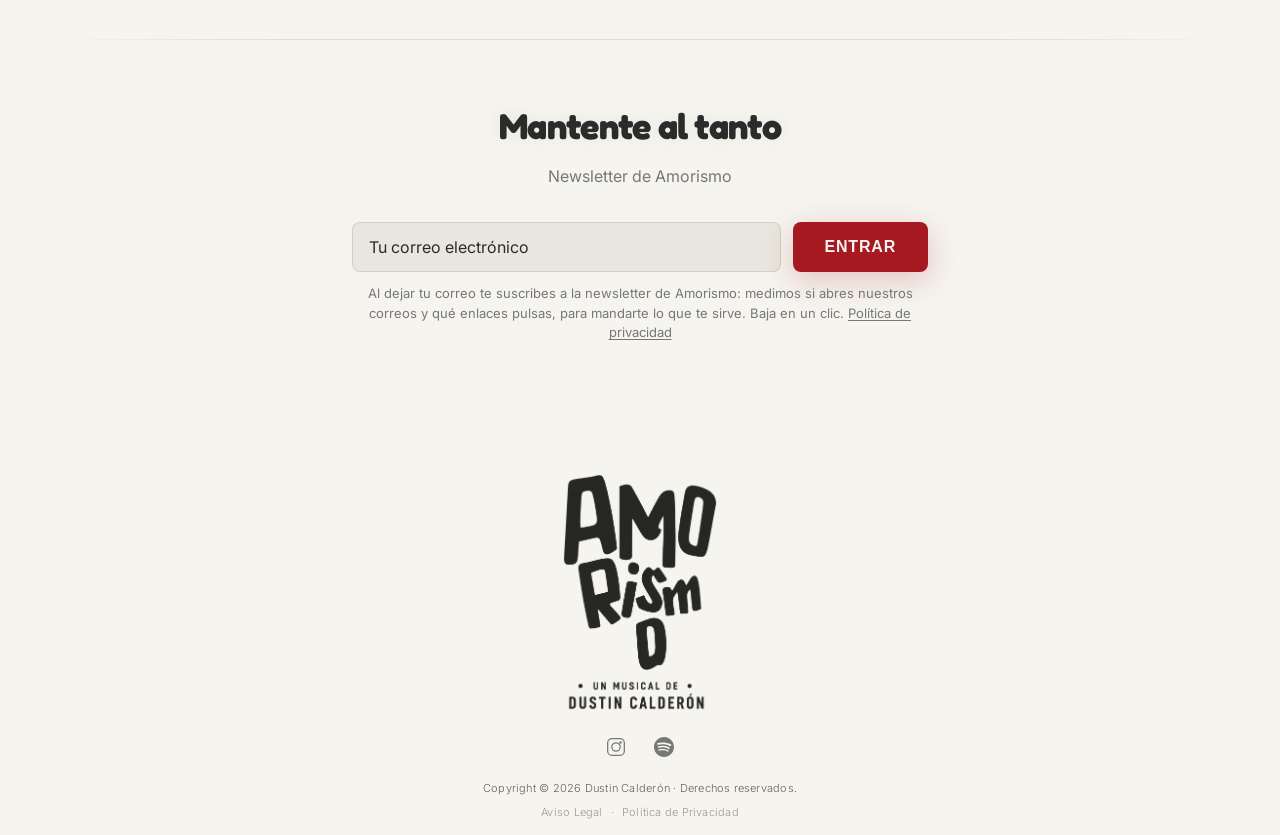
<file: vol-2.html>
<!DOCTYPE html>
<html lang="es">
<head>
	<meta charset="utf-8">
	<meta name="viewport" content="width=device-width, initial-scale=1">
	<meta name="facebook-domain-verification" content="1ptp0k5fhktlvoxo1y8tif2kxrf4m1">
	<meta name="description" content="AMORISMO Vol. II – Cada noche vuelvo a tu cama aunque me repitas que no me enamore. De ti. Una historia que entra en la parte menos cómoda del amor: esa en la que amar no cura nada si nadie sabe mirarse de verdad.">
	<meta property="og:title" content="AMORISMO Vol. II">
	<meta property="og:description" content="Cada noche vuelvo a tu cama aunque me repitas que no me enamore. De ti. Una historia sobre la parte menos cómoda del amor.">
	<meta property="og:type" content="music.album">
	<meta property="og:url" content="https://amorismoelmusical.com/vol-2.html">
	<meta property="og:image" content="https://amorismoelmusical.com/assets/images/covers/portada-vol-2.webp">
	<meta name="twitter:card" content="summary_large_image">
	<meta name="twitter:title" content="AMORISMO Vol. II | Musical de Dustin Calderón">
	<meta name="twitter:description" content="Cada noche vuelvo a tu cama aunque me repitas que no me enamore. De ti. Una historia sobre la parte menos cómoda del amor.">
	<title>AMORISMO Vol. II | Musical de Dustin Calderón</title>
	<link rel="canonical" href="https://amorismoelmusical.com/vol-2.html">

	<link rel="preconnect" href="https://fonts.googleapis.com">
	<link rel="preconnect" href="https://fonts.gstatic.com" crossorigin>
	<link href="https://fonts.googleapis.com/css2?family=Inter:wght@300;400;700;900&family=Fredoka:wght@500&display=swap" rel="stylesheet">

	<link rel="icon" type="image/png" href="assets/images/favicon.png">
	<link rel="apple-touch-icon" href="assets/images/favicon.png">

	<link rel="stylesheet" href="assets/css/tokens.css">
	<link rel="stylesheet" href="assets/css/base.css">
	<link rel="stylesheet" href="assets/css/nav.css">
	<link rel="stylesheet" href="assets/css/components.css">
	<link rel="stylesheet" href="assets/css/hero.css">
	<link rel="stylesheet" href="assets/css/volume.css">
	<link rel="stylesheet" href="assets/css/home.css">
	<link rel="stylesheet" href="assets/css/contact.css">
	<link rel="stylesheet" href="assets/css/gallery.css">
	<link rel="stylesheet" href="assets/css/footer.css">
	<link rel="stylesheet" href="assets/css/motion.css">
	<link rel="stylesheet" href="assets/css/responsive.css">
</head>
<body data-vol="2">
<!-- Background -->
<div class="am-bg-gradient"></div>
<div class="am-bg-noise"></div>
<a class="am-skip-link" href="#main">Saltar al contenido</a>

<!-- Navigation -->
<nav class="am-nav" aria-label="Navegación principal">
	<div class="am-nav__menu">
		<a href="index.html" class="am-nav__menu-link" data-page="home">Inicio</a>
		<a href="escuchar.html" class="am-nav__menu-link" data-page="escuchar">Escuchar</a>
		<a href="partituras.html" class="am-nav__menu-link" data-page="partituras">Partituras</a>
	</div>
	<div class="am-nav__links">
		<a href="vol-1.html" class="am-nav__link" data-page="vol1">Vol I</a>
		<a href="vol-2.html" class="am-nav__link" data-page="vol2">Vol II</a>
		<a href="vol-3.html" class="am-nav__link" data-page="vol3">Vol III</a>
		<a href="vol-4.html" class="am-nav__link" data-page="vol4">Vol IV</a>
	</div>
	<a href="#correo" class="am-nav__mail" aria-label="Newsletter – suscríbete al correo">
		<svg xmlns="http://www.w3.org/2000/svg" width="22" height="22" viewBox="0 0 24 24" fill="none" stroke="currentColor" stroke-width="1.6" stroke-linecap="round" stroke-linejoin="round" aria-hidden="true">
			<rect x="2" y="4" width="20" height="16" rx="2"/>
			<path d="m2 7 10 7 10-7"/>
		</svg>
	</a>
</nav>

<main id="main" tabindex="-1">

	<!-- ===== 1. HERO: Álbum + Frase + CTA ===== -->
	<section class="am-page-title">
		<h1 class="sr-only">AMORISMO · VOL. II</h1>
	</section>

	<section class="am-hero am-volume-hero">
		<div class="am-hero__grid">
			<div class="am-hero__visual">
				<img src="assets/images/covers/portada-vol-2.webp" alt="Portada de AMORISMO Vol. II" class="am-hero__image" width="800" height="800" fetchpriority="high">
			</div>
			<div class="am-hero__body">
				<p class="am-hero__copy">
					Cada noche vuelvo a tu cama aunque me repitas que no me enamore. De ti.
				</p>
				<a href="https://open.spotify.com/intl-es/album/5YmceQBudLtEer75utcBX6" class="am-cta" id="cta-vol2" target="_blank" rel="noopener noreferrer">Escuchar en Spotify</a>
			</div>
		</div>
	</section>

	<hr class="am-divider">

	<!-- ===== 2. SINOPSIS ===== -->
	<section class="am-synopsis am-volume-story" id="sinopsis">
		<div class="am-volume-story__grid">
			<div class="am-volume-story__body">
				<h2 class="am-synopsis__heading">Sinopsis</h2>
				<p class="am-synopsis__text">
					Ella necesita sentirse elegida; él se acerca y se escapa con la misma intensidad. Entre ansiedad, evasión, culpa, deseo y decisiones que cruzan límites, esta historia entra en la parte menos cómoda del amor: esa en la que amar no cura nada si nadie sabe mirarse de verdad.
				</p>
			</div>
			<figure class="am-volume-story__quote">
				<blockquote>Te advertí que no te enamores. No soy quien buscas.</blockquote>
				<figcaption>Vol. II</figcaption>
			</figure>
		</div>
	</section>

	<hr class="am-divider">

	<!-- ===== 3. CAST ===== -->
	<section class="am-cast" id="cast">
		<h2 class="am-cast__heading">Elenco</h2>
		<div class="am-person-grid am-person-grid--cols-4">
			<div class="am-person">
				<div class="am-person__photo-wrap">
					<img src="assets/images/hector-vazquez.webp" alt="Héctor Vázquez" class="am-person__photo" width="540" height="675" loading="lazy">
				</div>
				<p class="am-person__name">Héctor Vázquez</p>
			</div>
			<div class="am-person">
				<div class="am-person__photo-wrap">
					<img src="assets/images/blanca-rodriguez.webp" alt="Blanca Rodríguez" class="am-person__photo" width="540" height="675" loading="lazy">
				</div>
				<p class="am-person__name">Blanca Rodríguez</p>
			</div>
			<div class="am-person">
				<div class="am-person__photo-wrap">
					<img src="assets/images/alba-saiz.webp" alt="Alba Sáiz" class="am-person__photo" width="540" height="675" loading="lazy">
				</div>
				<p class="am-person__name">Alba Sáiz</p>
			</div>
			<div class="am-person">
				<div class="am-person__photo-wrap">
					<img src="assets/images/luis-leon.webp" alt="Luis Leon" class="am-person__photo" width="540" height="675" loading="lazy">
				</div>
				<p class="am-person__name">Luis Leon</p>
			</div>
		</div>

		<h2 class="am-cast__heading am-cast__heading--spaced">Elenco Valenciano</h2>
		<div class="am-person-grid am-person-grid--cols-4">
			<div class="am-person">
				<div class="am-person__photo-wrap">
					<img src="assets/images/miguel-sanchez.webp" alt="Miguel Sánchez" class="am-person__photo" width="540" height="675" loading="lazy">
				</div>
				<p class="am-person__name">Miguel Sánchez</p>
			</div>
			<div class="am-person">
				<div class="am-person__photo-wrap">
					<img src="assets/images/patri-sanchez.webp" alt="Patri Sánchez" class="am-person__photo" width="540" height="675" loading="lazy">
				</div>
				<p class="am-person__name">Patri Sánchez</p>
			</div>
		</div>

		<h2 class="am-cast__heading am-cast__heading--spaced">Grabación del Disco</h2>
		<div class="am-person-grid am-person-grid--cols-4">
			<div class="am-person">
				<div class="am-person__photo-wrap">
					<img src="assets/images/hector-vazquez.webp" alt="Héctor Vázquez" class="am-person__photo" width="540" height="675" loading="lazy">
				</div>
				<p class="am-person__name">Héctor Vázquez</p>
			</div>
			<div class="am-person">
				<div class="am-person__photo-wrap">
					<img src="assets/images/maria-jaraiz.webp" alt="María Jaraiz" class="am-person__photo" width="540" height="675" loading="lazy">
				</div>
				<p class="am-person__name">María Jaraiz</p>
			</div>
		</div>
	</section>

	<hr class="am-divider">


	<!-- ===== 4. GALERÍA ===== -->
	<section class="am-gallery am-gallery--editorial" aria-labelledby="gallery-heading">
		<h2 class="am-section-label" id="gallery-heading">Galería</h2>
		<div class="am-gallery__thumbs" role="group" aria-label="Seleccionar fotografía">
			<button type="button" class="am-gallery__thumb am-gallery__thumb--active" data-src="assets/images/vol2-foto-02.jpg" data-alt="Escena de AMORISMO Vol. II, fotografía 1" aria-pressed="true" aria-label="Mostrar fotografía 1"><img src="assets/images/thumbs/vol2-foto-02.webp" alt="" width="360" height="360" loading="lazy"></button>
			<button type="button" class="am-gallery__thumb" data-src="assets/images/vol2-foto-03.jpg" data-alt="Escena de AMORISMO Vol. II, fotografía 2" aria-pressed="false" aria-label="Mostrar fotografía 2"><img src="assets/images/thumbs/vol2-foto-03.webp" alt="" width="360" height="360" loading="lazy"></button>
			<button type="button" class="am-gallery__thumb" data-src="assets/images/vol2-foto-04.jpg" data-alt="Escena de AMORISMO Vol. II, fotografía 3" aria-pressed="false" aria-label="Mostrar fotografía 3"><img src="assets/images/thumbs/vol2-foto-04.webp" alt="" width="360" height="360" loading="lazy"></button>
			<button type="button" class="am-gallery__thumb" data-src="assets/images/vol2-foto-05.jpg" data-alt="Escena de AMORISMO Vol. II, fotografía 4" aria-pressed="false" aria-label="Mostrar fotografía 4"><img src="assets/images/thumbs/vol2-foto-05.webp" alt="" width="360" height="360" loading="lazy"></button>
			<button type="button" class="am-gallery__thumb" data-src="assets/images/vol2-foto-06.jpg" data-alt="Escena de AMORISMO Vol. II, fotografía 5" aria-pressed="false" aria-label="Mostrar fotografía 5"><img src="assets/images/thumbs/vol2-foto-06.webp" alt="" width="360" height="360" loading="lazy"></button>
			<button type="button" class="am-gallery__thumb" data-src="assets/images/vol2-foto-07.jpg" data-alt="Escena de AMORISMO Vol. II, fotografía 6" aria-pressed="false" aria-label="Mostrar fotografía 6"><img src="assets/images/thumbs/vol2-foto-07.webp" alt="" width="360" height="360" loading="lazy"></button>
			<button type="button" class="am-gallery__thumb" data-src="assets/images/vol2-foto-08.jpg" data-alt="Escena de AMORISMO Vol. II, fotografía 7" aria-pressed="false" aria-label="Mostrar fotografía 7"><img src="assets/images/thumbs/vol2-foto-08.webp" alt="" width="360" height="360" loading="lazy"></button>
			<button type="button" class="am-gallery__thumb" data-src="assets/images/vol2-foto-11.jpg" data-alt="Escena de AMORISMO Vol. II, fotografía 8" aria-pressed="false" aria-label="Mostrar fotografía 8"><img src="assets/images/thumbs/vol2-foto-11.webp" alt="" width="360" height="360" loading="lazy"></button>
			<button type="button" class="am-gallery__thumb" data-src="assets/images/vol2-foto-12.jpg" data-alt="Escena de AMORISMO Vol. II, fotografía 9" aria-pressed="false" aria-label="Mostrar fotografía 9"><img src="assets/images/thumbs/vol2-foto-12.webp" alt="" width="360" height="360" loading="lazy"></button>
			<button type="button" class="am-gallery__thumb" data-src="assets/images/vol2-foto-13.jpg" data-alt="Escena de AMORISMO Vol. II, fotografía 10" aria-pressed="false" aria-label="Mostrar fotografía 10"><img src="assets/images/thumbs/vol2-foto-13.webp" alt="" width="360" height="360" loading="lazy"></button>
			<button type="button" class="am-gallery__thumb" data-src="assets/images/vol2-foto-14.jpg" data-alt="Escena de AMORISMO Vol. II, fotografía 11" aria-pressed="false" aria-label="Mostrar fotografía 11"><img src="assets/images/thumbs/vol2-foto-14.webp" alt="" width="360" height="360" loading="lazy"></button>
		</div>
		<div class="am-gallery__main">
			<div class="am-gallery__frame">
				<img id="gallery-main-image" class="am-gallery__image" src="assets/images/vol2-foto-02.jpg" alt="Escena de AMORISMO Vol. II, fotografía 1" width="1260" height="766" loading="lazy" decoding="async">
			</div>
		</div>
	</section>

	<hr class="am-divider">

	<!-- ===== 4. CORREO ===== -->
	<section class="am-contact" id="correo">
		<h2 class="am-contact__heading">Mantente al tanto</h2>
		<p class="am-contact__text">Newsletter de Amorismo</p>
		<form class="am-contact__form" id="contact-form">
			<label for="contact-email" class="sr-only">Tu correo electrónico</label>
			<input type="email" name="email" class="am-contact__input" placeholder="Tu correo electrónico" required autocomplete="email" id="contact-email">
			<button type="submit" class="am-cta" id="contact-submit">Entrar</button>
		</form>
		<p class="am-contact__legal">Al dejar tu correo te suscribes a la newsletter de Amorismo: medimos si abres nuestros correos y qué enlaces pulsas, para mandarte lo que te sirve. Baja en un clic. <a href="https://dustincalderon.com/legal/privacidad/" target="_blank" rel="noopener noreferrer">Política de privacidad</a></p>
		<p class="am-contact__feedback" aria-live="polite"></p>
	</section>

</main>

<footer class="am-footer">
	<div class="am-footer__grid">
		<div class="am-footer__brand">
			<img src="assets/images/amorismo-logo-hero.png" alt="AMORISMO — Un Musical de Dustin Calderón" class="am-footer__logo" width="654" height="990" loading="lazy">
		</div>
		<div class="am-footer__social">
			<a href="https://www.instagram.com/amorismoelmusical/" target="_blank" rel="noopener noreferrer" class="am-footer__social-link" aria-label="Instagram">
				<svg xmlns="http://www.w3.org/2000/svg" width="20" height="20" viewBox="0 0 24 24" fill="none" stroke="currentColor" stroke-width="1.5" stroke-linecap="round" stroke-linejoin="round" aria-hidden="true"><rect x="2" y="2" width="20" height="20" rx="5"/><circle cx="12" cy="12" r="5"/><circle cx="17.5" cy="6.5" r="1.5" fill="currentColor" stroke="none"/></svg>
			</a>
			<a href="https://open.spotify.com/intl-es/album/2z9biYhBAbUPlokl17H5z0" target="_blank" rel="noopener noreferrer" class="am-footer__social-link" aria-label="Spotify">
				<svg xmlns="http://www.w3.org/2000/svg" width="20" height="20" viewBox="0 0 24 24" fill="currentColor" aria-hidden="true"><path d="M12 0C5.4 0 0 5.4 0 12s5.4 12 12 12 12-5.4 12-12S18.66 0 12 0zm5.521 17.34c-.24.359-.66.48-1.021.24-2.82-1.74-6.36-2.101-10.561-1.141-.418.122-.779-.179-.899-.539-.12-.421.18-.78.54-.9 4.56-1.021 8.52-.6 11.64 1.32.42.18.479.659.301 1.02zm1.44-3.3c-.301.42-.841.6-1.262.3-3.239-1.98-8.159-2.58-11.939-1.38-.479.12-1.02-.12-1.14-.6-.12-.48.12-1.021.6-1.141C9.6 9.9 15 10.561 18.72 12.84c.361.181.54.78.241 1.2zm.12-3.36C15.24 8.4 8.82 8.16 5.16 9.301c-.6.179-1.2-.181-1.38-.721-.18-.601.18-1.2.72-1.381 4.26-1.26 11.28-1.02 15.721 1.621.539.3.719 1.02.419 1.56-.299.421-1.02.599-1.559.3z"/></svg>
			</a>
		</div>
	</div>
	<div class="am-footer__bottom">
		<p class="am-footer__copyright">Copyright © 2026 Dustin Calderón · Derechos reservados.</p>
		<nav class="am-footer__legal" aria-label="Enlaces legales">
			<a href="https://dustincalderon.com/legal/aviso-legal/" target="_blank" rel="noopener noreferrer">Aviso Legal</a>
			<span aria-hidden="true">·</span>
			<a href="https://dustincalderon.com/legal/privacidad/" target="_blank" rel="noopener noreferrer">Política de Privacidad</a>
		</nav>
	</div>
</footer>

<script defer src="assets/js/nav.js"></script>
<script defer src="assets/js/gallery.js"></script>
<script defer src="assets/js/forms.js"></script>

<!-- Structured Data: MusicAlbum -->
<script type="application/ld+json">
{
	"@context": "https://schema.org",
	"@type": "MusicAlbum",
	"name": "AMORISMO Vol. II",
	"description": "Una historia que entra en la parte menos cómoda del amor: esa en la que amar no cura nada si nadie sabe mirarse de verdad.",
	"albumProductionType": "StudioAlbum",
	"genre": ["Teatro Musical", "Musical Contemporáneo"],
	"inLanguage": "es",
	"image": "https://amorismoelmusical.com/assets/images/covers/portada-vol-2.webp",
	"url": "https://amorismoelmusical.com/vol-2.html",
	"byArtist": {
		"@type": "MusicGroup",
		"name": "AMORISMO",
		"@id": "https://amorismoelmusical.com/#musicgroup"
	},
	"sameAs": "https://open.spotify.com/intl-es/album/5YmceQBudLtEer75utcBX6"
}
</script>
<script defer src="assets/js/motion.js"></script>
</body>
</html>
</file>
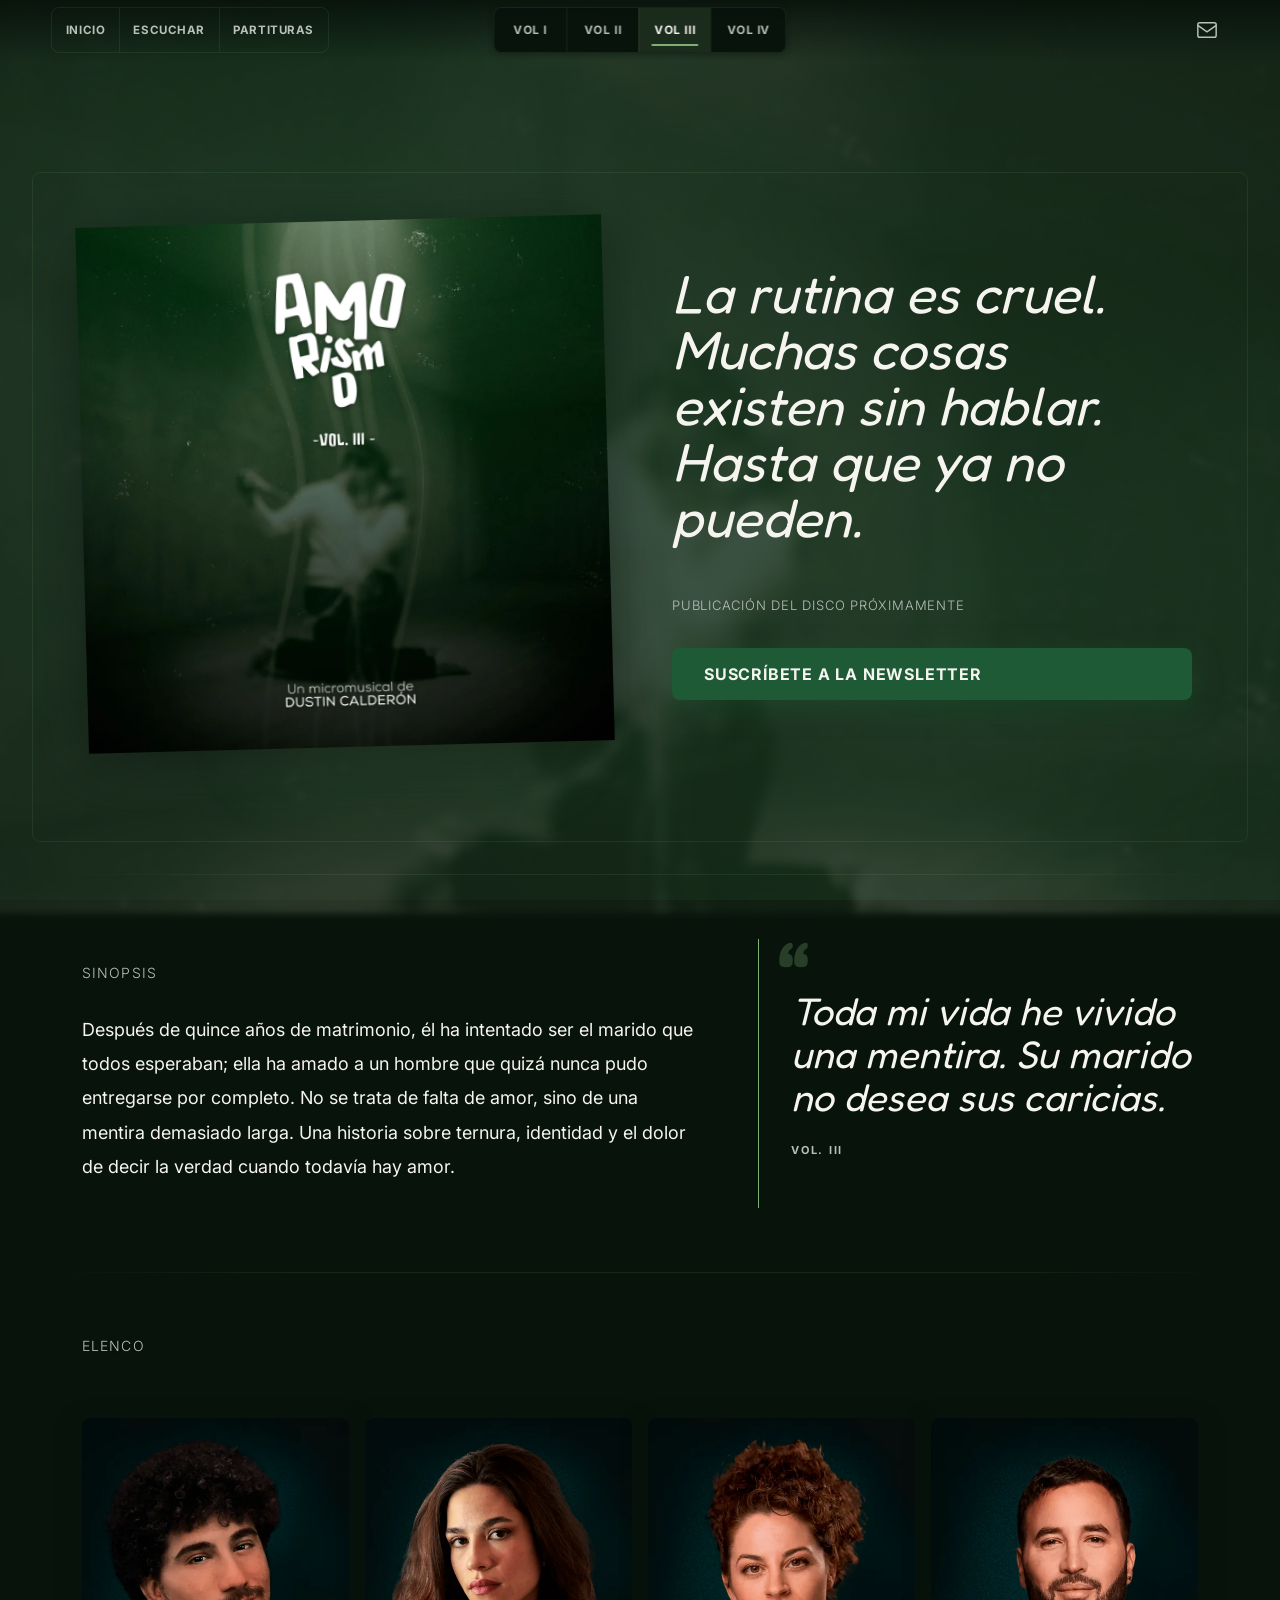
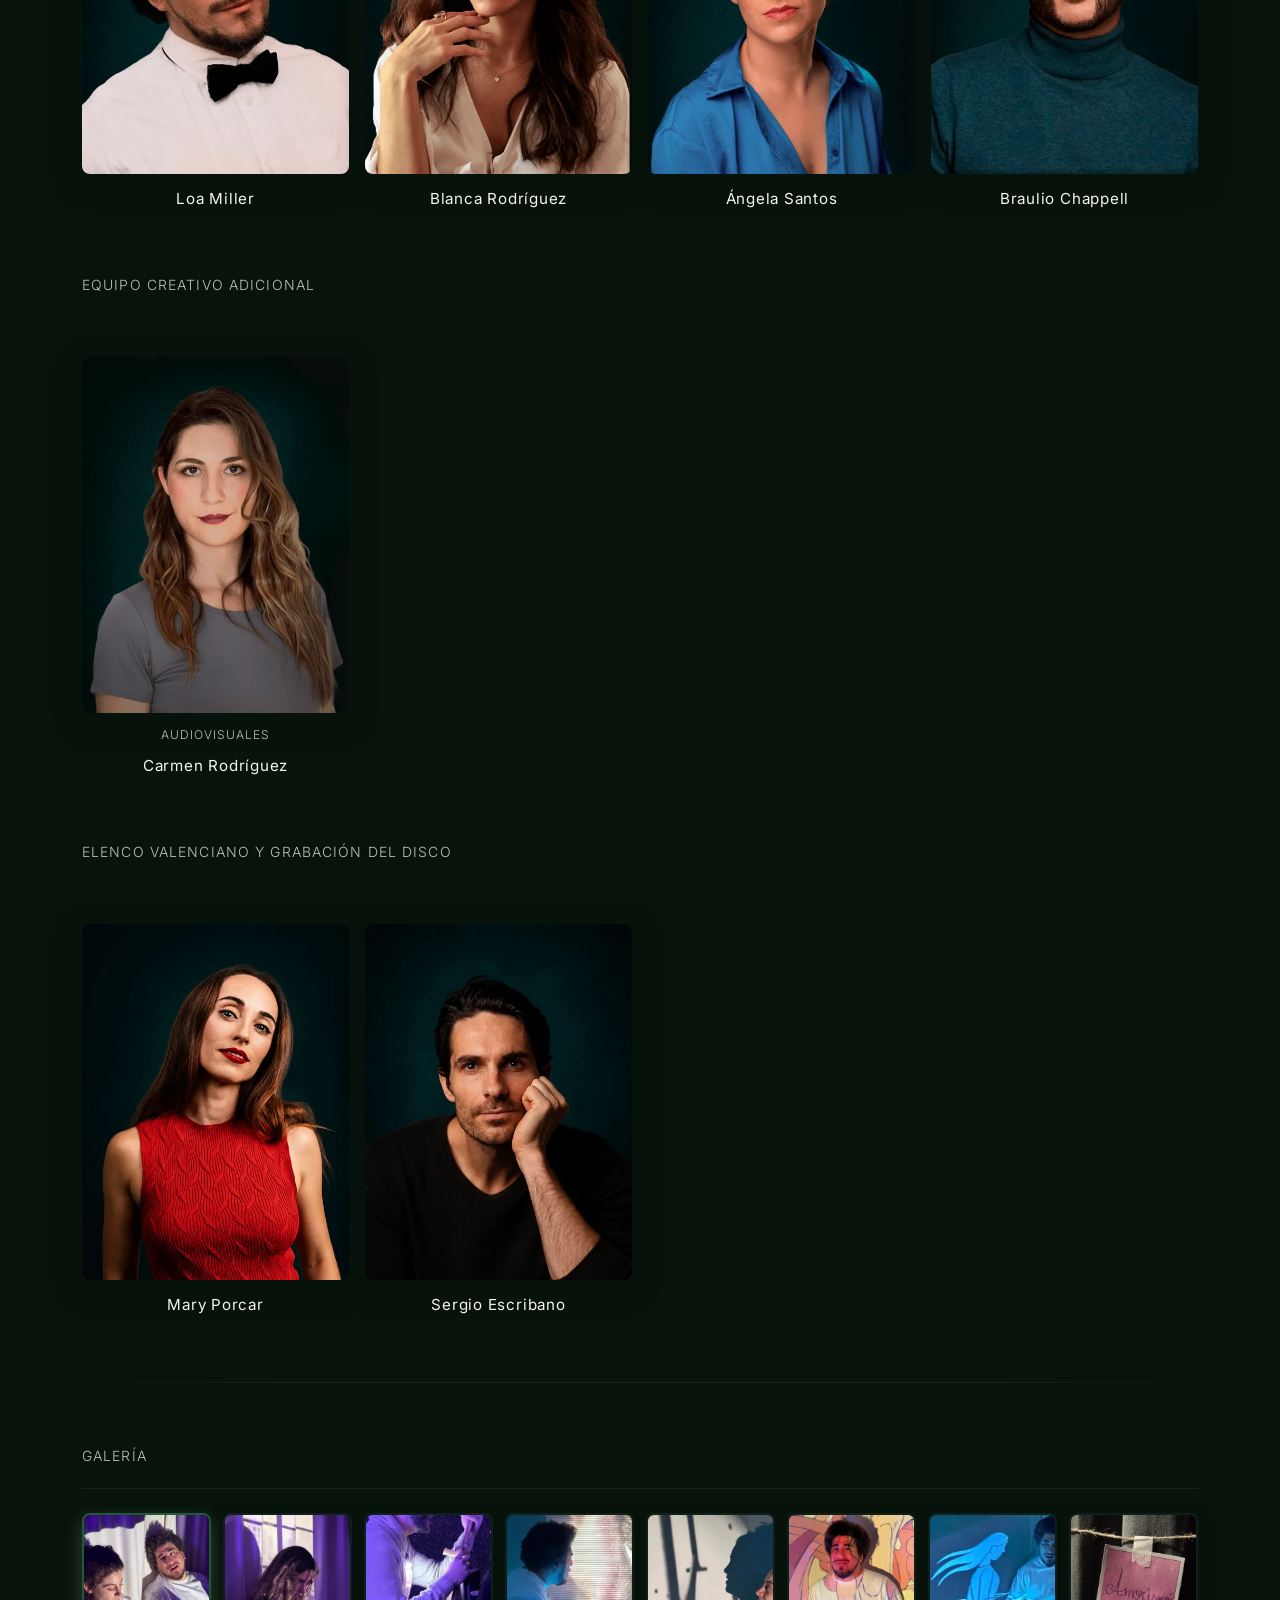
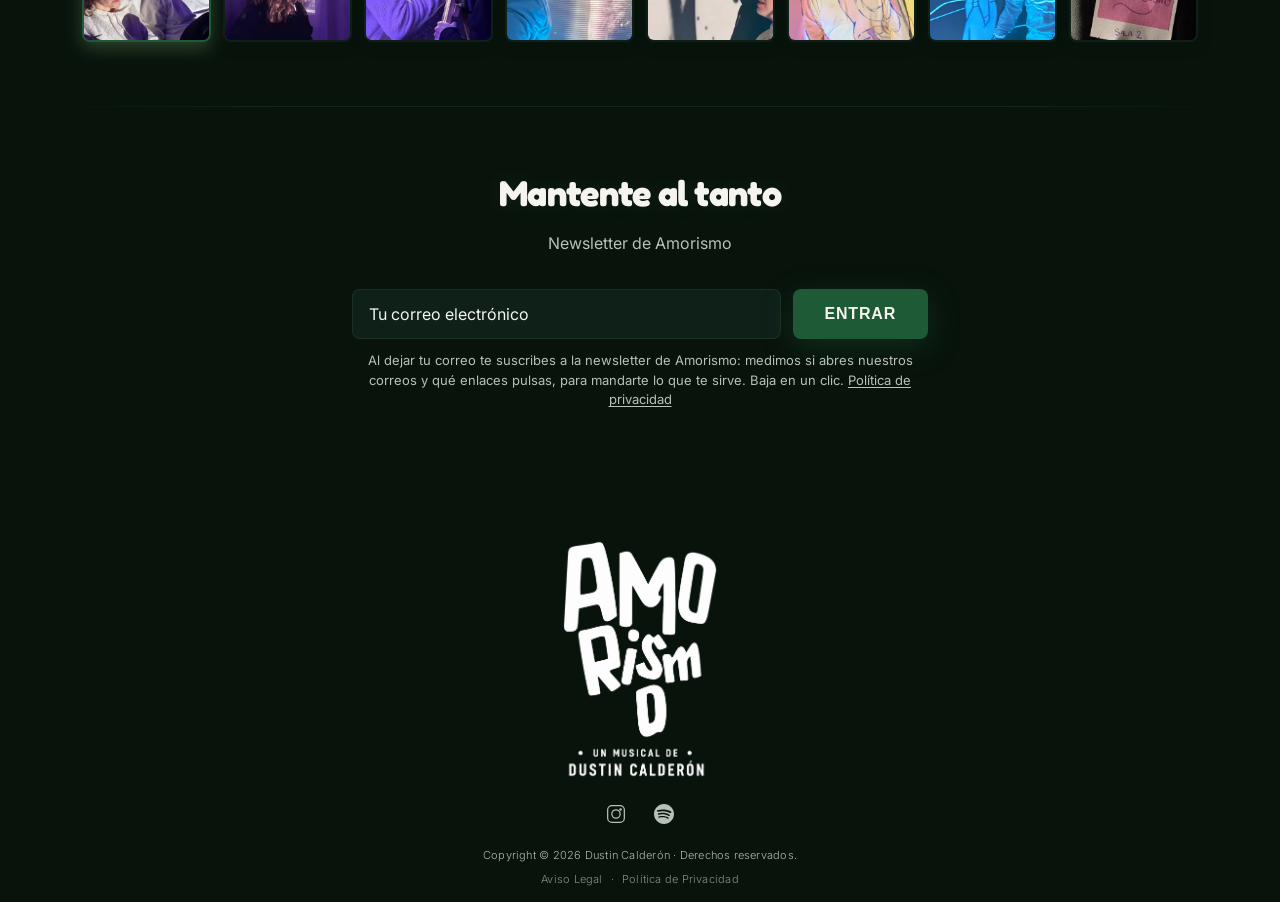
<file: vol-3.html>
<!DOCTYPE html>
<html lang="es">
<head>
	<meta charset="utf-8">
	<meta name="viewport" content="width=device-width, initial-scale=1">
	<meta name="facebook-domain-verification" content="1ptp0k5fhktlvoxo1y8tif2kxrf4m1">
	<meta name="description" content="AMORISMO Vol. III – La rutina es cruel. Muchas cosas existen sin hablar. Hasta que ya no pueden. Una historia sobre ternura, identidad y el dolor de decir la verdad cuando todavía hay amor.">
	<meta property="og:title" content="AMORISMO Vol. III">
	<meta property="og:description" content="La rutina es cruel. Muchas cosas existen sin hablar. Hasta que ya no pueden. Una historia sobre ternura, identidad y el dolor de decir la verdad cuando todavía hay amor.">
	<meta property="og:type" content="music.album">
	<meta property="og:url" content="https://amorismoelmusical.com/vol-3.html">
	<meta property="og:image" content="https://amorismoelmusical.com/assets/images/covers/portada-vol-3.webp">
	<meta name="twitter:card" content="summary_large_image">
	<meta name="twitter:title" content="AMORISMO Vol. III | Musical de Dustin Calderón">
	<meta name="twitter:description" content="La rutina es cruel. Muchas cosas existen sin hablar. Hasta que ya no pueden. Una historia sobre ternura, identidad y el dolor de decir la verdad cuando todavía hay amor.">
	<title>AMORISMO Vol. III | Musical de Dustin Calderón</title>
	<link rel="canonical" href="https://amorismoelmusical.com/vol-3.html">

	<link rel="preconnect" href="https://fonts.googleapis.com">
	<link rel="preconnect" href="https://fonts.gstatic.com" crossorigin>
	<link href="https://fonts.googleapis.com/css2?family=Inter:wght@300;400;700;900&family=Fredoka:wght@500&display=swap" rel="stylesheet">

	<link rel="icon" type="image/png" href="assets/images/favicon.png">
	<link rel="apple-touch-icon" href="assets/images/favicon.png">

	<link rel="stylesheet" href="assets/css/tokens.css">
	<link rel="stylesheet" href="assets/css/base.css">
	<link rel="stylesheet" href="assets/css/nav.css">
	<link rel="stylesheet" href="assets/css/components.css">
	<link rel="stylesheet" href="assets/css/hero.css">
	<link rel="stylesheet" href="assets/css/volume.css">
	<link rel="stylesheet" href="assets/css/gallery.css">
	<link rel="stylesheet" href="assets/css/home.css">
	<link rel="stylesheet" href="assets/css/contact.css">
	<link rel="stylesheet" href="assets/css/footer.css">
	<link rel="stylesheet" href="assets/css/motion.css">
	<link rel="stylesheet" href="assets/css/responsive.css">
</head>
<body data-vol="3">
<!-- Background -->
<div class="am-bg-gradient"></div>
<div class="am-bg-noise"></div>
<a class="am-skip-link" href="#main">Saltar al contenido</a>

<!-- Navigation -->
<nav class="am-nav" aria-label="Navegación principal">
	<div class="am-nav__menu">
		<a href="index.html" class="am-nav__menu-link" data-page="home">Inicio</a>
		<a href="escuchar.html" class="am-nav__menu-link" data-page="escuchar">Escuchar</a>
		<a href="partituras.html" class="am-nav__menu-link" data-page="partituras">Partituras</a>
	</div>
	<div class="am-nav__links">
		<a href="vol-1.html" class="am-nav__link" data-page="vol1">Vol I</a>
		<a href="vol-2.html" class="am-nav__link" data-page="vol2">Vol II</a>
		<a href="vol-3.html" class="am-nav__link" data-page="vol3">Vol III</a>
		<a href="vol-4.html" class="am-nav__link" data-page="vol4">Vol IV</a>
	</div>
	<a href="#correo" class="am-nav__mail" aria-label="Newsletter – suscríbete al correo">
		<svg xmlns="http://www.w3.org/2000/svg" width="22" height="22" viewBox="0 0 24 24" fill="none" stroke="currentColor" stroke-width="1.6" stroke-linecap="round" stroke-linejoin="round" aria-hidden="true">
			<rect x="2" y="4" width="20" height="16" rx="2"/>
			<path d="m2 7 10 7 10-7"/>
		</svg>
	</a>
</nav>

<main id="main" tabindex="-1">

	<!-- ===== 1. HERO: Cartel + Frase + CTA ===== -->
	<section class="am-page-title">
		<h1 class="sr-only">AMORISMO · VOL. III</h1>
	</section>

	<section class="am-hero am-volume-hero">
		<div class="am-hero__grid">
			<div class="am-hero__visual">
				<img src="assets/images/covers/portada-vol-3.webp" alt="Portada de AMORISMO Vol. III" class="am-hero__image" width="1200" height="1200" fetchpriority="high">
			</div>
			<div class="am-hero__body">
				<p class="am-hero__copy">
					La rutina es cruel. Muchas cosas existen sin hablar. Hasta que ya no pueden.
				</p>
				<p class="am-hero__note">Publicación del disco próximamente</p>
				<a href="#correo" class="am-cta" id="cta-vol3">Suscríbete a la newsletter</a>
			</div>
		</div>
	</section>

	<hr class="am-divider">

	<!-- ===== 2. SINOPSIS ===== -->
	<section class="am-synopsis am-volume-story" id="sinopsis">
		<div class="am-volume-story__grid">
			<div class="am-volume-story__body">
				<h2 class="am-synopsis__heading">Sinopsis</h2>
				<p class="am-synopsis__text">
					Después de quince años de matrimonio, él ha intentado ser el marido que todos esperaban; ella ha amado a un hombre que quizá nunca pudo entregarse por completo. No se trata de falta de amor, sino de una mentira demasiado larga. Una historia sobre ternura, identidad y el dolor de decir la verdad cuando todavía hay amor.
				</p>
			</div>
			<figure class="am-volume-story__quote">
				<blockquote>Toda mi vida he vivido una mentira. Su marido no desea sus caricias.</blockquote>
				<figcaption>Vol. III</figcaption>
			</figure>
		</div>
	</section>

	<hr class="am-divider">

	<!-- ===== 3. CAST ===== -->
	<section class="am-cast" id="cast">
		<h2 class="am-cast__heading">Elenco</h2>
		<div class="am-person-grid am-person-grid--cols-4">
			<div class="am-person">
				<div class="am-person__photo-wrap">
					<img src="assets/images/LOA_fondo-verde.webp" alt="Loa Miller" class="am-person__photo" width="540" height="675" loading="lazy">
				</div>
				<p class="am-person__name">Loa Miller</p>
			</div>
			<div class="am-person">
				<div class="am-person__photo-wrap">
					<img src="assets/images/BLANCA_fondo-verde.webp" alt="Blanca Rodríguez" class="am-person__photo" width="540" height="675" loading="lazy">
				</div>
				<p class="am-person__name">Blanca Rodríguez</p>
			</div>
			<div class="am-person">
				<div class="am-person__photo-wrap">
					<img src="assets/images/ANGELA_fondo-verde.webp" alt="Ángela Santos" class="am-person__photo" width="540" height="675" loading="lazy">
				</div>
				<p class="am-person__name">Ángela Santos</p>
			</div>
			<div class="am-person">
				<div class="am-person__photo-wrap">
					<img src="assets/images/BRAULIO_fondo-verde.webp" alt="Braulio Chappell" class="am-person__photo" width="540" height="675" loading="lazy">
				</div>
				<p class="am-person__name">Braulio Chappell</p>
			</div>
		</div>

		<h2 class="am-cast__heading am-cast__heading--spaced">Equipo Creativo Adicional</h2>
		<div class="am-person-grid am-person-grid--cols-4">
			<div class="am-person">
				<div class="am-person__photo-wrap">
					<img src="assets/images/CARMEN_fondo-verde.webp" alt="Carmen Rodríguez" class="am-person__photo" width="540" height="675" loading="lazy">
				</div>
				<p class="am-person__role">Audiovisuales</p>
				<p class="am-person__name">Carmen Rodríguez</p>
			</div>
		</div>

		<h2 class="am-cast__heading am-cast__heading--spaced">Elenco Valenciano y grabación del disco</h2>
		<div class="am-person-grid am-person-grid--cols-4">
			<div class="am-person">
				<div class="am-person__photo-wrap">
					<img src="assets/images/mary-porcar.webp" alt="Mary Porcar" class="am-person__photo" width="540" height="675" loading="lazy">
				</div>
				<p class="am-person__name">Mary Porcar</p>
			</div>
			<div class="am-person">
				<div class="am-person__photo-wrap">
					<img src="assets/images/sergio-escribano.webp" alt="Sergio Escribano" class="am-person__photo" width="540" height="675" loading="lazy">
				</div>
				<p class="am-person__name">Sergio Escribano</p>
			</div>
		</div>
	</section>

	<hr class="am-divider">

	<!-- ===== 4. GALERÍA ===== -->
	<section class="am-gallery am-gallery--editorial" aria-labelledby="gallery-heading">
		<h2 class="am-section-label" id="gallery-heading">Galería</h2>
		<div class="am-gallery__thumbs" role="group" aria-label="Seleccionar fotografía">
			<button type="button" class="am-gallery__thumb am-gallery__thumb--active" data-src="assets/images/IMG_6612.webp" data-alt="Escena de AMORISMO Vol. III, fotografía 1" aria-pressed="true" aria-label="Mostrar fotografía 1"><img src="assets/images/thumbs/IMG_6612.webp" alt="" width="360" height="360" loading="lazy"></button>
			<button type="button" class="am-gallery__thumb" data-src="assets/images/IMG_6624.webp" data-alt="Escena de AMORISMO Vol. III, fotografía 2" aria-pressed="false" aria-label="Mostrar fotografía 2"><img src="assets/images/thumbs/IMG_6624.webp" alt="" width="360" height="360" loading="lazy"></button>
			<button type="button" class="am-gallery__thumb" data-src="assets/images/IMG_6632.webp" data-alt="Escena de AMORISMO Vol. III, fotografía 3" aria-pressed="false" aria-label="Mostrar fotografía 3"><img src="assets/images/thumbs/IMG_6632.webp" alt="" width="360" height="360" loading="lazy"></button>
			<button type="button" class="am-gallery__thumb" data-src="assets/images/IMG_6655.webp" data-alt="Escena de AMORISMO Vol. III, fotografía 4" aria-pressed="false" aria-label="Mostrar fotografía 4"><img src="assets/images/thumbs/IMG_6655.webp" alt="" width="360" height="360" loading="lazy"></button>
			<button type="button" class="am-gallery__thumb" data-src="assets/images/IMG_6660.webp" data-alt="Escena de AMORISMO Vol. III, fotografía 5" aria-pressed="false" aria-label="Mostrar fotografía 5"><img src="assets/images/thumbs/IMG_6660.webp" alt="" width="360" height="360" loading="lazy"></button>
			<button type="button" class="am-gallery__thumb" data-src="assets/images/IMG_6666.webp" data-alt="Escena de AMORISMO Vol. III, fotografía 6" aria-pressed="false" aria-label="Mostrar fotografía 6"><img src="assets/images/thumbs/IMG_6666.webp" alt="" width="360" height="360" loading="lazy"></button>
			<button type="button" class="am-gallery__thumb" data-src="assets/images/IMG_6670.webp" data-alt="Escena de AMORISMO Vol. III, fotografía 7" aria-pressed="false" aria-label="Mostrar fotografía 7"><img src="assets/images/thumbs/IMG_6670.webp" alt="" width="360" height="360" loading="lazy"></button>
			<button type="button" class="am-gallery__thumb" data-src="assets/images/IMG_6685.webp" data-alt="Escena de AMORISMO Vol. III, fotografía 8" aria-pressed="false" aria-label="Mostrar fotografía 8"><img src="assets/images/thumbs/IMG_6685.webp" alt="" width="360" height="360" loading="lazy"></button>
		</div>
		<div class="am-gallery__main">
			<div class="am-gallery__frame">
				<img id="gallery-main-image" class="am-gallery__image" src="assets/images/IMG_6612.webp" alt="Escena de AMORISMO Vol. III, fotografía 1" width="1400" height="1867" loading="lazy" decoding="async">
			</div>
		</div>
	</section>

	<hr class="am-divider">

	<!-- ===== 5. CORREO ===== -->
	<section class="am-contact" id="correo">
		<h2 class="am-contact__heading">Mantente al tanto</h2>
		<p class="am-contact__text">Newsletter de Amorismo</p>
		<form class="am-contact__form" id="contact-form">
			<label for="contact-email" class="sr-only">Tu correo electrónico</label>
			<input type="email" name="email" class="am-contact__input" placeholder="Tu correo electrónico" required autocomplete="email" id="contact-email">
			<button type="submit" class="am-cta" id="contact-submit">Entrar</button>
		</form>
		<p class="am-contact__legal">Al dejar tu correo te suscribes a la newsletter de Amorismo: medimos si abres nuestros correos y qué enlaces pulsas, para mandarte lo que te sirve. Baja en un clic. <a href="https://dustincalderon.com/legal/privacidad/" target="_blank" rel="noopener noreferrer">Política de privacidad</a></p>
		<p class="am-contact__feedback" aria-live="polite"></p>
	</section>

</main>

<footer class="am-footer">
	<div class="am-footer__grid">
		<div class="am-footer__brand">
			<img src="assets/images/amorismo-logo-hero.png" alt="AMORISMO — Un Musical de Dustin Calderón" class="am-footer__logo" width="654" height="990" loading="lazy">
		</div>
		<div class="am-footer__social">
			<a href="https://www.instagram.com/amorismoelmusical/" target="_blank" rel="noopener noreferrer" class="am-footer__social-link" aria-label="Instagram">
				<svg xmlns="http://www.w3.org/2000/svg" width="20" height="20" viewBox="0 0 24 24" fill="none" stroke="currentColor" stroke-width="1.5" stroke-linecap="round" stroke-linejoin="round" aria-hidden="true"><rect x="2" y="2" width="20" height="20" rx="5"/><circle cx="12" cy="12" r="5"/><circle cx="17.5" cy="6.5" r="1.5" fill="currentColor" stroke="none"/></svg>
			</a>
			<a href="https://open.spotify.com/intl-es/album/2z9biYhBAbUPlokl17H5z0" target="_blank" rel="noopener noreferrer" class="am-footer__social-link" aria-label="Spotify">
				<svg xmlns="http://www.w3.org/2000/svg" width="20" height="20" viewBox="0 0 24 24" fill="currentColor" aria-hidden="true"><path d="M12 0C5.4 0 0 5.4 0 12s5.4 12 12 12 12-5.4 12-12S18.66 0 12 0zm5.521 17.34c-.24.359-.66.48-1.021.24-2.82-1.74-6.36-2.101-10.561-1.141-.418.122-.779-.179-.899-.539-.12-.421.18-.78.54-.9 4.56-1.021 8.52-.6 11.64 1.32.42.18.479.659.301 1.02zm1.44-3.3c-.301.42-.841.6-1.262.3-3.239-1.98-8.159-2.58-11.939-1.38-.479.12-1.02-.12-1.14-.6-.12-.48.12-1.021.6-1.141C9.6 9.9 15 10.561 18.72 12.84c.361.181.54.78.241 1.2zm.12-3.36C15.24 8.4 8.82 8.16 5.16 9.301c-.6.179-1.2-.181-1.38-.721-.18-.601.18-1.2.72-1.381 4.26-1.26 11.28-1.02 15.721 1.621.539.3.719 1.02.419 1.56-.299.421-1.02.599-1.559.3z"/></svg>
			</a>
		</div>
	</div>
	<div class="am-footer__bottom">
		<p class="am-footer__copyright">Copyright © 2026 Dustin Calderón · Derechos reservados.</p>
		<nav class="am-footer__legal" aria-label="Enlaces legales">
			<a href="https://dustincalderon.com/legal/aviso-legal/" target="_blank" rel="noopener noreferrer">Aviso Legal</a>
			<span aria-hidden="true">·</span>
			<a href="https://dustincalderon.com/legal/privacidad/" target="_blank" rel="noopener noreferrer">Política de Privacidad</a>
		</nav>
	</div>
</footer>

<script defer src="assets/js/nav.js"></script>
<script defer src="assets/js/gallery.js"></script>
<script defer src="assets/js/forms.js"></script>

<!-- Structured Data: MusicAlbum -->
<script type="application/ld+json">
{
	"@context": "https://schema.org",
	"@type": "MusicAlbum",
	"name": "AMORISMO Vol. III",
	"description": "Una historia sobre ternura, identidad y el dolor de decir la verdad cuando todavía hay amor. Después de quince años de matrimonio, una mentira demasiado larga.",
	"albumProductionType": "StudioAlbum",
	"genre": ["Teatro Musical", "Musical Contemporáneo"],
	"inLanguage": "es",
	"image": "https://amorismoelmusical.com/assets/images/covers/portada-vol-3.webp",
	"url": "https://amorismoelmusical.com/vol-3.html",
	"byArtist": {
		"@type": "MusicGroup",
		"name": "AMORISMO",
		"@id": "https://amorismoelmusical.com/#musicgroup"
	}
}
</script>
<script defer src="assets/js/motion.js"></script>
</body>
</html>
</file>
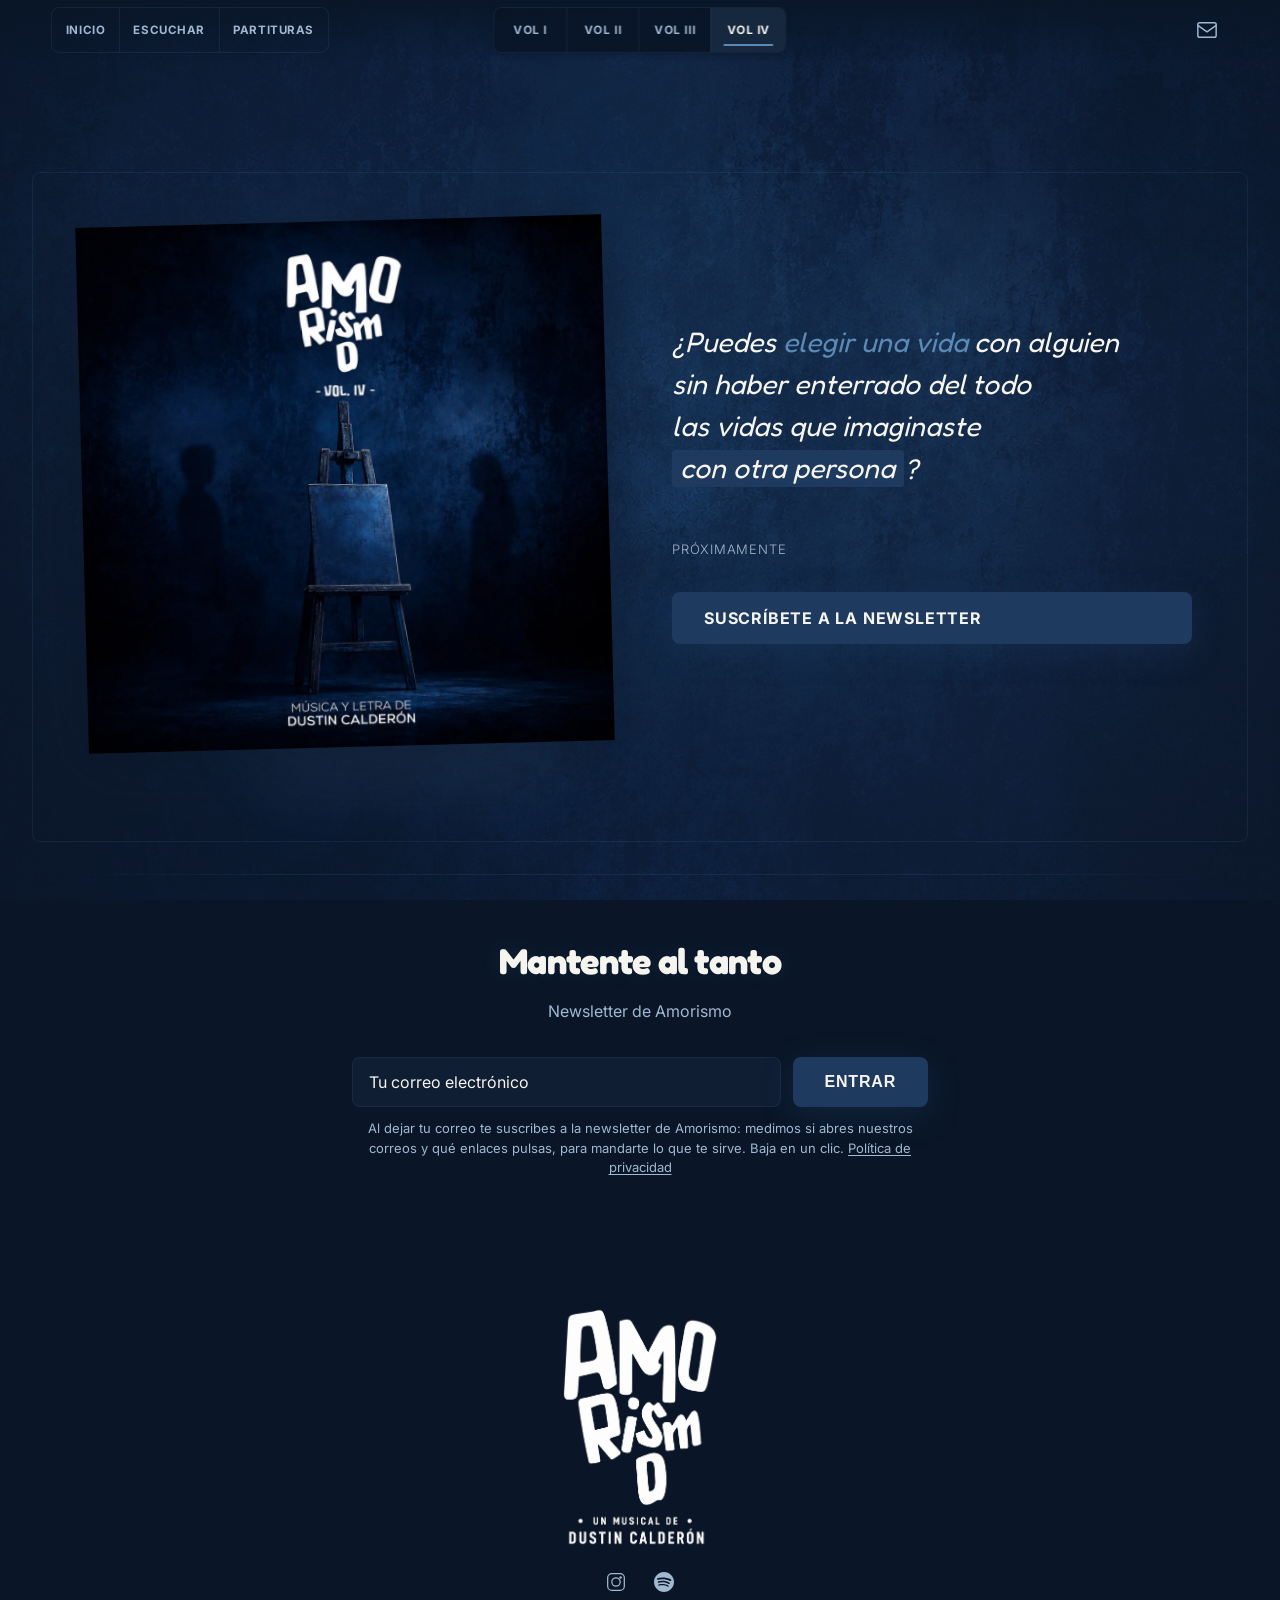
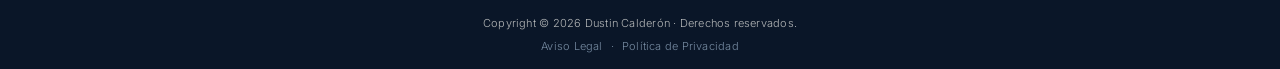
<file: vol-4.html>
<!DOCTYPE html>
<html lang="es">
<head>
	<meta charset="utf-8">
	<meta name="viewport" content="width=device-width, initial-scale=1">
	<meta name="facebook-domain-verification" content="1ptp0k5fhktlvoxo1y8tif2kxrf4m1">
	<meta name="description" content="AMORISMO Vol. IV – ¿Puedes elegir una vida con alguien sin haber enterrado del todo las vidas que imaginaste con otra persona? Próximamente.">
	<meta property="og:title" content="AMORISMO Vol. IV">
	<meta property="og:description" content="¿Puedes elegir una vida con alguien sin haber enterrado del todo las vidas que imaginaste con otra persona? Próximamente.">
	<meta property="og:type" content="music.album">
	<meta property="og:url" content="https://amorismoelmusical.com/vol-4.html">
	<meta property="og:image" content="https://amorismoelmusical.com/assets/images/covers/portada-vol-4.webp">
	<meta name="twitter:card" content="summary_large_image">
	<meta name="twitter:title" content="AMORISMO Vol. IV | Musical de Dustin Calderón">
	<meta name="twitter:description" content="¿Puedes elegir una vida con alguien sin haber enterrado del todo las vidas que imaginaste con otra persona? Próximamente.">
	<title>AMORISMO Vol. IV | Musical de Dustin Calderón</title>
	<link rel="canonical" href="https://amorismoelmusical.com/vol-4.html">

	<link rel="preconnect" href="https://fonts.googleapis.com">
	<link rel="preconnect" href="https://fonts.gstatic.com" crossorigin>
	<link href="https://fonts.googleapis.com/css2?family=Inter:wght@300;400;700;900&family=Fredoka:wght@500&display=swap" rel="stylesheet">

	<link rel="icon" type="image/png" href="assets/images/favicon.png">
	<link rel="apple-touch-icon" href="assets/images/favicon.png">

	<link rel="stylesheet" href="assets/css/tokens.css">
	<link rel="stylesheet" href="assets/css/base.css">
	<link rel="stylesheet" href="assets/css/nav.css">
	<link rel="stylesheet" href="assets/css/components.css">
	<link rel="stylesheet" href="assets/css/hero.css">
	<link rel="stylesheet" href="assets/css/volume.css">
	<link rel="stylesheet" href="assets/css/gallery.css">
	<link rel="stylesheet" href="assets/css/home.css">
	<link rel="stylesheet" href="assets/css/contact.css">
	<link rel="stylesheet" href="assets/css/footer.css">
	<link rel="stylesheet" href="assets/css/motion.css">
	<link rel="stylesheet" href="assets/css/responsive.css">
</head>
<body data-vol="4">
<!-- Background -->
<div class="am-bg-gradient"></div>
<div class="am-bg-noise"></div>
<a class="am-skip-link" href="#main">Saltar al contenido</a>

<!-- Navigation -->
<nav class="am-nav" aria-label="Navegación principal">
	<div class="am-nav__menu">
		<a href="index.html" class="am-nav__menu-link" data-page="home">Inicio</a>
		<a href="escuchar.html" class="am-nav__menu-link" data-page="escuchar">Escuchar</a>
		<a href="partituras.html" class="am-nav__menu-link" data-page="partituras">Partituras</a>
	</div>
	<div class="am-nav__links">
		<a href="vol-1.html" class="am-nav__link" data-page="vol1">Vol I</a>
		<a href="vol-2.html" class="am-nav__link" data-page="vol2">Vol II</a>
		<a href="vol-3.html" class="am-nav__link" data-page="vol3">Vol III</a>
		<a href="vol-4.html" class="am-nav__link" data-page="vol4">Vol IV</a>
	</div>
	<a href="#correo" class="am-nav__mail" aria-label="Newsletter – suscríbete al correo">
		<svg xmlns="http://www.w3.org/2000/svg" width="22" height="22" viewBox="0 0 24 24" fill="none" stroke="currentColor" stroke-width="1.6" stroke-linecap="round" stroke-linejoin="round" aria-hidden="true">
			<rect x="2" y="4" width="20" height="16" rx="2"/>
			<path d="m2 7 10 7 10-7"/>
		</svg>
	</a>
</nav>

<main id="main" tabindex="-1">

	<!-- ===== 1. HERO: Álbum + Frase + Próximamente ===== -->
	<section class="am-page-title">
		<h1 class="sr-only">AMORISMO · VOL. IV</h1>
	</section>

	<section class="am-hero am-volume-hero">
		<div class="am-hero__grid">
			<div class="am-hero__visual">
				<img src="assets/images/covers/portada-vol-4.webp" alt="Portada de AMORISMO Vol. IV" class="am-hero__image" width="800" height="800" fetchpriority="high">
			</div>
			<div class="am-hero__body">
				<p class="am-hero__copy">
				¿Puedes <span class="am-hero__highlight">elegir una vida</span> con alguien<br>
				sin haber enterrado del todo<br>
				las vidas que imaginaste<br>
				<span class="am-hero__highlight--bg">con otra persona</span>?
			</p>
				<p class="am-hero__note">Próximamente</p>
				<a href="#correo" class="am-cta" id="cta-vol4">Suscríbete a la newsletter</a>
			</div>
		</div>
	</section>

	<hr class="am-divider">

	<!-- ===== 2. CORREO ===== -->
	<section class="am-contact" id="correo">
		<h2 class="am-contact__heading">Mantente al tanto</h2>
		<p class="am-contact__text">Newsletter de Amorismo</p>
		<form class="am-contact__form" id="contact-form">
			<label for="contact-email" class="sr-only">Tu correo electrónico</label>
			<input type="email" name="email" class="am-contact__input" placeholder="Tu correo electrónico" required autocomplete="email" id="contact-email">
			<button type="submit" class="am-cta" id="contact-submit">Entrar</button>
		</form>
		<p class="am-contact__legal">Al dejar tu correo te suscribes a la newsletter de Amorismo: medimos si abres nuestros correos y qué enlaces pulsas, para mandarte lo que te sirve. Baja en un clic. <a href="https://dustincalderon.com/legal/privacidad/" target="_blank" rel="noopener noreferrer">Política de privacidad</a></p>
		<p class="am-contact__feedback" aria-live="polite"></p>
	</section>

</main>

<footer class="am-footer">
	<div class="am-footer__grid">
		<div class="am-footer__brand">
			<img src="assets/images/amorismo-logo-hero.png" alt="AMORISMO — Un Musical de Dustin Calderón" class="am-footer__logo" width="654" height="990" loading="lazy">
		</div>
		<div class="am-footer__social">
			<a href="https://www.instagram.com/amorismoelmusical/" target="_blank" rel="noopener noreferrer" class="am-footer__social-link" aria-label="Instagram">
				<svg xmlns="http://www.w3.org/2000/svg" width="20" height="20" viewBox="0 0 24 24" fill="none" stroke="currentColor" stroke-width="1.5" stroke-linecap="round" stroke-linejoin="round" aria-hidden="true"><rect x="2" y="2" width="20" height="20" rx="5"/><circle cx="12" cy="12" r="5"/><circle cx="17.5" cy="6.5" r="1.5" fill="currentColor" stroke="none"/></svg>
			</a>
			<a href="https://open.spotify.com/intl-es/album/2z9biYhBAbUPlokl17H5z0" target="_blank" rel="noopener noreferrer" class="am-footer__social-link" aria-label="Spotify">
				<svg xmlns="http://www.w3.org/2000/svg" width="20" height="20" viewBox="0 0 24 24" fill="currentColor" aria-hidden="true"><path d="M12 0C5.4 0 0 5.4 0 12s5.4 12 12 12 12-5.4 12-12S18.66 0 12 0zm5.521 17.34c-.24.359-.66.48-1.021.24-2.82-1.74-6.36-2.101-10.561-1.141-.418.122-.779-.179-.899-.539-.12-.421.18-.78.54-.9 4.56-1.021 8.52-.6 11.64 1.32.42.18.479.659.301 1.02zm1.44-3.3c-.301.42-.841.6-1.262.3-3.239-1.98-8.159-2.58-11.939-1.38-.479.12-1.02-.12-1.14-.6-.12-.48.12-1.021.6-1.141C9.6 9.9 15 10.561 18.72 12.84c.361.181.54.78.241 1.2zm.12-3.36C15.24 8.4 8.82 8.16 5.16 9.301c-.6.179-1.2-.181-1.38-.721-.18-.601.18-1.2.72-1.381 4.26-1.26 11.28-1.02 15.721 1.621.539.3.719 1.02.419 1.56-.299.421-1.02.599-1.559.3z"/></svg>
			</a>
		</div>
	</div>
	<div class="am-footer__bottom">
		<p class="am-footer__copyright">Copyright © 2026 Dustin Calderón · Derechos reservados.</p>
		<nav class="am-footer__legal" aria-label="Enlaces legales">
			<a href="https://dustincalderon.com/legal/aviso-legal/" target="_blank" rel="noopener noreferrer">Aviso Legal</a>
			<span aria-hidden="true">·</span>
			<a href="https://dustincalderon.com/legal/privacidad/" target="_blank" rel="noopener noreferrer">Política de Privacidad</a>
		</nav>
	</div>
</footer>

<script defer src="assets/js/nav.js"></script>
<script defer src="assets/js/forms.js"></script>

<!-- Structured Data: MusicAlbum -->
<script type="application/ld+json">
{
	"@context": "https://schema.org",
	"@type": "MusicAlbum",
	"name": "AMORISMO Vol. IV",
	"description": "¿Puedes elegir una vida con alguien sin haber enterrado del todo las vidas que imaginaste con otra persona?",
	"albumProductionType": "StudioAlbum",
	"genre": ["Teatro Musical", "Musical Contemporáneo"],
	"inLanguage": "es",
	"image": "https://amorismoelmusical.com/assets/images/covers/portada-vol-4.webp",
	"url": "https://amorismoelmusical.com/vol-4.html",
	"byArtist": {
		"@type": "MusicGroup",
		"name": "AMORISMO",
		"@id": "https://amorismoelmusical.com/#musicgroup"
	}
}
</script>
<script defer src="assets/js/motion.js"></script>
</body>
</html>
</file>
<file: assets/css/tokens.css>
/* ===== Design Tokens – Amorismo ===== */
/* Single source of truth for colors, fonts, spacing, radii, shadows        */
/* Theming: body[data-vol="1|2|3"] remaps --am-home-* to each Vol's palette */

:root {
  /* Fuentes */
  --am-font-sans: 'Inter', system-ui, sans-serif;
  --am-font-title: 'Fredoka', sans-serif;

  /* ── Vol I – Paleta Roja (Burdeos) ── */
  /* Fuente: manual1_page2.png */
  --am-v1-principal: #6A0018;
  --am-v1-secundario: #8B1030;
  --am-v1-fondo-oscuro: #3A0010;
  --am-v1-texto: #F5F4EF;
  --am-v1-elemento-01: #DAD7D4;
  --am-v1-elemento-02: #D98A95;

  /* ── Vol II – Paleta Blanca (Editorial) ── */
  /* Fuente: manual2_page2.png */
  --am-v2-fondo: #F5F4EF;
  --am-v2-acento: #A71921;
  --am-v2-subtitulo: #777777;
  --am-v2-parrafo: #2B2B2B;

  /* ── Vol III – Paleta Verde ── */
  /* Fuente: manual3_page2.png */
  --am-v3-principal: #0F3D22;
  --am-v3-secundario: #1E5A35;
  --am-v3-fondo-oscuro: #08130C;
  --am-v3-texto: #F5F4EF;
  --am-v3-texto-secundario: #B8C0B8;
  --am-v3-acento: #7FAF72;

  /* ── Vol IV – Paleta Azul Profundo ── */
  --am-v4-principal: #0F2440;
  --am-v4-secundario: #1E3A5F;
  --am-v4-fondo-oscuro: #0A1628;
  --am-v4-texto: #F5F4EF;
  --am-v4-texto-secundario: #A0B8D0;
  --am-v4-acento: #5A8AB5;

  /* ── Home – Tokens Semánticos ── */
  /* Fuente: docs/home_reference.png — derivados de las 3 paletas */
  --am-home-bg: #0A0A0A;                     /* fondo global oscuro (neutro) */
  --am-home-surface: #141414;                 /* cards / secciones elevadas */
  --am-home-text: var(--am-v1-texto);         /* crema F5F4EF – lectura principal */
  --am-home-text-muted: var(--am-v2-subtitulo); /* gris 777 – subtítulos */
  --am-home-accent: var(--am-v2-acento);      /* rojo A71921 – CTAs, links */
  --am-home-accent-soft: var(--am-v1-elemento-02); /* rosa D98A95 – hover, detalles */
  --am-statement-highlight: rgba(167, 25, 33, 0.35);
  --am-statement-body-muted: rgba(245, 244, 239, 0.7);
  --am-on-accent: var(--am-v1-texto);
  --am-home-quote-bg: #1A1A1A;               /* bloque cita, ligeramente elevado */
  --am-home-border: rgba(245, 244, 239, 0.1); /* bordes sutiles sobre oscuro */
  --am-nav-bg: rgba(10, 10, 10, 0.88);
  --am-nav-hover-bg: rgba(245, 244, 239, 0.06);
  --am-nav-active-bg: rgba(167, 25, 33, 0.12);
  --am-nav-active-text: var(--am-home-accent-soft);
  --am-control-focus-bg: rgba(167, 25, 33, 0.05);
  --am-cta-hover-bg: var(--am-v1-secundario);
  --am-feedback-success: var(--am-v3-acento);
  --am-input-placeholder: var(--am-home-text);
  --am-noise-opacity: 0;

  /* ── Semantic aliases for home-only quote/highlight colors ── */
  --am-hl-green:     var(--am-v3-acento);       /* .am-hl--no keyword */
  --am-quote-pink:   var(--am-v1-elemento-02);   /* featured + v2 quotes */
  --am-quote-green:  var(--am-v3-acento);         /* v3 quote */
  /* Logo color control: white logo → keep white on dark backgrounds */
  --am-logo-filter: brightness(1);

  /* Espaciado (escala 4px) */
  --am-sp-1: 0.25rem;
  --am-sp-2: 0.5rem;
  --am-sp-3: 0.75rem;
  --am-sp-4: 1rem;
  --am-sp-5: 1.5rem;
  --am-sp-6: 2rem;
  --am-sp-8: 4rem;

  /* Radios */
  --am-radius-sm: 8px;

  /* Sombras */
  --am-shadow-card: 0 8px 25px rgba(0, 0, 0, 0.5);
  --am-shadow-cta: 0 8px 30px rgba(167, 25, 33, 0.35);
  --am-shadow-cta-hover: 0 12px 40px rgba(167, 25, 33, 0.5);
  --am-shadow-hero: 0 10px 30px rgba(0, 0, 0, 0.5);
  --am-shadow-logo: 0 0 20px rgba(245, 244, 239, 0.2);
  --am-shadow-thumb: 0 4px 12px rgba(0, 0, 0, 0.4);
  --am-shadow-thumb-hover: 0 6px 18px rgba(0, 0, 0, 0.6);
  --am-shadow-thumb-active: 0 6px 18px rgba(167, 25, 33, 0.3);
  --am-shadow-nav-logo: 0 1px 6px rgba(0, 0, 0, 0.4);
  --am-shadow-landing-logo: 0 4px 24px rgba(0, 0, 0, 0.6);
  --am-hero-overlay-mid: rgba(10, 10, 10, 0.45);
  --am-hero-overlay-top: rgba(10, 10, 10, 0.18);
  --am-hero-vignette-mid: rgba(10, 10, 10, 0.2);
  --am-hero-vignette-edge: rgba(10, 10, 10, 0.55);
  --am-hero-fade-dense: rgba(10, 10, 10, 0.85);
  --am-hero-fade-soft: rgba(10, 10, 10, 0.3);
  --am-hero-shadow-vol1: rgba(106, 0, 24, 0.92);
  --am-hero-shadow-vol2: rgba(218, 215, 212, 0.70);
  --am-hero-shadow-vol3: rgba(15, 61, 34, 0.88);

  /* Layout */
  --am-max-w: 1180px;
  --am-nav-h: 60px;

  /* ── Gradiente de fondo (sobreescribible por Vol) ── */
  --am-bg-grad-color-a:  rgba(106, 0, 24, 0.15);  /* glow A — Vol I rojo */
  --am-bg-grad-color-b:  rgba(15, 61, 34, 0.12);  /* glow B — Vol III verde */
  --am-bg-grad-bottom:   #0d0d0d;                 /* tono final gradiente (light Vol: crema) */

  /* ── Foto de fondo ambiental (inerte por defecto, activa en Vol pages) ── */
  --am-bg-photo: none;
  --am-bg-photo-opacity: 0;
  --am-bg-photo-blend: normal;
  --am-bg-photo-size: cover;
  --am-bg-photo-blur: 3px;
  --am-bg-photo-scale: 1.03;

  /* ── Sombras de tipografía (sobreescribibles por Vol claro) ── */
  --am-heading-shadow:   rgba(245, 244, 239, 0.15);
  --am-h1-shadow:        rgba(245, 244, 239, 0.20);
}

/* ── Theming por Vol — remap de tokens semánticos ── */

/* ── Vol I – Burdeos ── */
body[data-vol="1"] {
  --am-home-bg:           var(--am-v1-fondo-oscuro);      /* #3A0010 */
  --am-home-surface:      var(--am-v1-principal);         /* #6A0018 */
  --am-home-text:         var(--am-v1-texto);             /* #F5F4EF */
  --am-home-text-muted:   var(--am-v1-elemento-01);       /* #DAD7D4 */
  --am-home-accent:       var(--am-v1-secundario);        /* #8B1030 */
  --am-home-accent-soft:  var(--am-v1-elemento-02);       /* #D98A95 */
  --am-on-accent:         var(--am-v1-texto);
  --am-home-quote-bg:     var(--am-v1-principal);         /* #6A0018 */
  --am-home-border:       rgba(218, 215, 212, 0.12);
  --am-nav-bg:            rgba(58, 0, 16, 0.94);
  --am-nav-hover-bg:      rgba(245, 244, 239, 0.08);
  --am-nav-active-bg:     rgba(139, 16, 48, 0.28);
  --am-nav-active-text:   var(--am-v1-elemento-02);
  --am-control-focus-bg:  rgba(139, 16, 48, 0.18);
  --am-cta-hover-bg:      var(--am-v1-principal);
  --am-feedback-success:  var(--am-v1-elemento-02);
  --am-input-placeholder: var(--am-v1-texto);
  --am-noise-opacity:     0;
  --am-bg-grad-color-a:   rgba(106, 0, 24, 0.35);
  --am-bg-grad-color-b:   rgba(139, 16, 48, 0.15);
  --am-bg-grad-bottom:    var(--am-v1-fondo-oscuro);
  --am-heading-shadow:    rgba(245, 244, 239, 0.15);
  --am-h1-shadow:         rgba(245, 244, 239, 0.20);
  --am-shadow-card:       0 8px 25px rgba(58, 0, 16, 0.55);
  --am-shadow-cta:        0 8px 30px rgba(139, 16, 48, 0.35);
  --am-shadow-cta-hover:  0 12px 40px rgba(106, 0, 24, 0.55);
  --am-shadow-hero:       0 10px 30px rgba(58, 0, 16, 0.55);
  --am-shadow-logo:       0 0 20px rgba(245, 244, 239, 0.20);
  --am-shadow-thumb:      0 4px 12px rgba(58, 0, 16, 0.45);
  --am-shadow-thumb-hover: 0 6px 18px rgba(58, 0, 16, 0.65);
  --am-shadow-thumb-active: 0 6px 18px rgba(139, 16, 48, 0.40);
  --am-shadow-nav-logo: 0 1px 6px rgba(58, 0, 16, 0.45);
  --am-shadow-landing-logo: 0 4px 24px rgba(58, 0, 16, 0.55);
  --am-hero-overlay-mid: rgba(58, 0, 16, 0.58);
  --am-hero-overlay-top: rgba(58, 0, 16, 0.30);
  --am-bg-photo: url("../images/hero/fondo-vol1.jpeg");
  --am-bg-photo-opacity: 0.8;
  --am-bg-photo-blend: normal;
  --am-bg-photo-blur: 6px;
}

/* ── Vol II – Editorial (paleta clara) ── */
/* Fondo crema #F5F4EF, texto oscuro #2B2B2B, acento rojo #A71921  */
body[data-vol="2"] {
  --am-home-bg:           var(--am-v2-fondo);             /* #F5F4EF crema */
  --am-home-surface:      #E8E6DE;                        /* crema ligeramente rebajada */
  --am-home-text:         var(--am-v2-parrafo);           /* #2B2B2B texto oscuro */
  --am-home-text-muted:   var(--am-v2-subtitulo);         /* #777777 subtítulos */
  --am-home-accent:       var(--am-v2-acento);            /* #A71921 rojo */
  --am-home-accent-soft:  #C83030;                        /* rojo hover */
  --am-on-accent:         var(--am-v2-fondo);
  --am-home-quote-bg:     #ECEAE2;                        /* fondo bloque cita */
  --am-home-border:       rgba(43, 43, 43, 0.12);         /* borde sutil sobre claro */
  --am-nav-bg:            rgba(245, 244, 239, 0.96);
  --am-nav-hover-bg:      rgba(43, 43, 43, 0.06);
  --am-nav-active-bg:     rgba(167, 25, 33, 0.12);
  --am-nav-active-text:   var(--am-v2-acento);
  --am-control-focus-bg:  rgba(167, 25, 33, 0.08);
  --am-cta-hover-bg:      var(--am-v2-parrafo);
  --am-feedback-success:  #1E7C3E;
  --am-input-placeholder: var(--am-v2-parrafo);
  --am-noise-filter:      none;
  --am-noise-blend:       multiply;
  --am-noise-opacity:     0.25;
  /* Light theme: invert white logo to dark gray */
  --am-logo-filter: invert(1) opacity(0.85);
  --am-bg-grad-color-a:   rgba(167, 25, 33, 0.06);
  --am-bg-grad-color-b:   rgba(43, 43, 43, 0.03);
  --am-bg-grad-bottom:    var(--am-v2-fondo);             /* no degrade a negro */
  --am-heading-shadow:    rgba(43, 43, 43, 0.08);
  --am-h1-shadow:         rgba(43, 43, 43, 0.10);
  --am-shadow-card:       0 8px 25px rgba(0, 0, 0, 0.10);
  --am-shadow-cta:        0 8px 30px rgba(167, 25, 33, 0.22);
  --am-shadow-cta-hover:  0 12px 40px rgba(43, 43, 43, 0.20);
  --am-shadow-hero:       0 10px 30px rgba(43, 43, 43, 0.18);
  --am-shadow-thumb:      0 4px 12px rgba(43, 43, 43, 0.14);
  --am-shadow-thumb-hover: 0 6px 18px rgba(43, 43, 43, 0.22);
  --am-shadow-thumb-active: 0 6px 18px rgba(167, 25, 33, 0.24);
  --am-shadow-nav-logo: 0 1px 6px rgba(43, 43, 43, 0.16);
  --am-shadow-landing-logo: 0 4px 24px rgba(43, 43, 43, 0.18);
  --am-hero-overlay-mid: rgba(245, 244, 239, 0.58);
  --am-hero-overlay-top: rgba(245, 244, 239, 0.30);
  --am-bg-photo: url("../images/hero/fondo-vol2.jpeg");
  --am-bg-photo-opacity: 0.08;
  --am-bg-photo-blend: multiply;
  --am-bg-photo-size: 100% 100%;
  --am-bg-photo-scale: 1;
}

/* ── Vol III – Verde Oscuro ── */
body[data-vol="3"] {
  --am-home-bg:           var(--am-v3-fondo-oscuro);      /* #08130C */
  --am-home-surface:      #0F2018;
  --am-home-text:         var(--am-v3-texto);             /* #F5F4EF */
  --am-home-text-muted:   var(--am-v3-texto-secundario);  /* #B8C0B8 */
  --am-home-accent:       var(--am-v3-secundario);        /* #1E5A35 */
  --am-home-accent-soft:  var(--am-v3-acento);            /* #7FAF72 */
  --am-on-accent:         var(--am-v3-texto);
  --am-home-quote-bg:     #050E08;
  --am-home-border:       rgba(127, 175, 114, 0.12);
  --am-nav-bg:            rgba(8, 19, 12, 0.94);
  --am-nav-hover-bg:      rgba(245, 244, 239, 0.06);
  --am-nav-active-bg:     rgba(127, 175, 114, 0.16);
  --am-nav-active-text:   var(--am-v3-acento);
  --am-control-focus-bg:  rgba(30, 90, 53, 0.22);
  --am-cta-hover-bg:      var(--am-v3-principal);
  --am-input-placeholder: var(--am-v3-texto);
  --am-noise-opacity:     0;
  --am-bg-grad-color-a:   rgba(15, 61, 34, 0.4);
  --am-bg-grad-color-b:   rgba(30, 90, 53, 0.2);
  --am-bg-grad-bottom:    var(--am-v3-fondo-oscuro);
  --am-heading-shadow:    rgba(127, 175, 114, 0.12);
  --am-h1-shadow:         rgba(127, 175, 114, 0.18);
  --am-shadow-card:       0 8px 25px rgba(8, 19, 12, 0.55);
  --am-shadow-cta:        0 8px 30px rgba(30, 90, 53, 0.38);
  --am-shadow-cta-hover:  0 12px 40px rgba(15, 61, 34, 0.58);
  --am-shadow-hero:       0 10px 30px rgba(8, 19, 12, 0.58);
  --am-shadow-logo:       0 0 20px rgba(127, 175, 114, 0.20);
  --am-shadow-thumb:      0 4px 12px rgba(8, 19, 12, 0.50);
  --am-shadow-thumb-hover: 0 6px 18px rgba(8, 19, 12, 0.70);
  --am-shadow-thumb-active: 0 6px 18px rgba(127, 175, 114, 0.32);
  --am-shadow-nav-logo: 0 1px 6px rgba(8, 19, 12, 0.45);
  --am-shadow-landing-logo: 0 4px 24px rgba(8, 19, 12, 0.58);
  --am-hero-overlay-mid: rgba(8, 19, 12, 0.58);
  --am-hero-overlay-top: rgba(8, 19, 12, 0.30);
  --am-bg-photo: url("../images/hero/fondo-vol3.jpeg");
  --am-bg-photo-opacity: 0.35;
  --am-bg-photo-blend: screen;
}
body[data-vol="4"] {
  --am-home-bg:           var(--am-v4-fondo-oscuro);
  --am-home-surface:      #101E34;
  --am-home-text:         var(--am-v4-texto);
  --am-home-text-muted:   var(--am-v4-texto-secundario);
  --am-home-accent:       var(--am-v4-secundario);
  --am-home-accent-soft:  var(--am-v4-acento);
  --am-on-accent:         var(--am-v4-texto);
  --am-home-quote-bg:     #081020;
  --am-home-border:       rgba(90, 138, 181, 0.12);
  --am-nav-bg:            rgba(10, 22, 40, 0.94);
  --am-nav-hover-bg:      rgba(245, 244, 239, 0.06);
  --am-nav-active-bg:     rgba(90, 138, 181, 0.16);
  --am-nav-active-text:   var(--am-v4-acento);
  --am-control-focus-bg:  rgba(30, 58, 95, 0.22);
  --am-cta-hover-bg:      var(--am-v4-principal);
  --am-input-placeholder: var(--am-v4-texto);
  --am-noise-opacity:     0;
  --am-bg-grad-color-a:   rgba(15, 36, 64, 0.4);
  --am-bg-grad-color-b:   rgba(30, 58, 95, 0.2);
  --am-bg-grad-bottom:    var(--am-v4-fondo-oscuro);
  --am-heading-shadow: rgba(90, 138, 181, 0.12); --am-h1-shadow: rgba(90, 138, 181, 0.18);
  --am-shadow-card:       0 8px 25px rgba(10, 22, 40, 0.55);
  --am-shadow-cta:        0 8px 30px rgba(30, 58, 95, 0.38);
  --am-shadow-cta-hover:  0 12px 40px rgba(15, 36, 64, 0.58);
  --am-shadow-hero:       0 10px 30px rgba(10, 22, 40, 0.58);
  --am-shadow-logo:       0 0 20px rgba(90, 138, 181, 0.20);
  --am-shadow-thumb:      0 4px 12px rgba(10, 22, 40, 0.50);
  --am-shadow-thumb-hover: 0 6px 18px rgba(10, 22, 40, 0.70);
  --am-shadow-thumb-active: 0 6px 18px rgba(90, 138, 181, 0.32);
  --am-shadow-nav-logo: 0 1px 6px rgba(10, 22, 40, 0.45);
  --am-shadow-landing-logo: 0 4px 24px rgba(10, 22, 40, 0.58);
  --am-hero-overlay-mid: rgba(10, 22, 40, 0.58); --am-hero-overlay-top: rgba(10, 22, 40, 0.30);
  --am-bg-photo: url("../images/hero/fondo-vol4.jpeg");
  --am-bg-photo-opacity: 0.45;
  --am-bg-photo-blur: 0px;
  --am-bg-photo-scale: 1;
  --am-bg-photo-blend: screen;
}
</file>
<file: assets/css/base.css>
/* ===== Base & Typography – Amorismo ===== */

*, *::before, *::after {
  box-sizing: border-box;
  margin: 0;
  padding: 0;
}

html {
  scroll-behavior: smooth;
}

body {
  color: var(--am-home-text);
  font-family: var(--am-font-sans);
  font-weight: 400;
  background-color: var(--am-home-bg);
  min-height: 100vh;
  overflow-x: hidden;
  /* offset for fixed nav */
  padding-top: var(--am-nav-h);
}

/* Home landing hero manages its own nav offset via negative margin */
body.am-body--home {
  padding-top: 0;
}

.am-skip-link {
  position: fixed;
  top: var(--am-sp-2);
  left: var(--am-sp-2);
  z-index: 200;
  padding: var(--am-sp-3) var(--am-sp-4);
  border-radius: var(--am-radius-sm);
  background: var(--am-home-accent);
  color: var(--am-on-accent);
  font-weight: 700;
  transform: translateY(calc(-100% - var(--am-sp-4)));
}

.am-skip-link:focus {
  color: var(--am-on-accent);
  transform: translateY(0);
}

/* Screen-reader only (visually hidden, accessible to AT) */
.sr-only {
  position: absolute;
  width: 1px;
  height: 1px;
  padding: 0;
  margin: -1px;
  overflow: hidden;
  clip: rect(0, 0, 0, 0);
  white-space: nowrap;
  border: 0;
}

[id] {
  scroll-margin-top: calc(var(--am-nav-h) + var(--am-sp-4));
}

/* ===== Background decoration ===== */
/* Gradiente usa tokens dinámicos; cada body[data-vol] los sobreescribe */
.am-bg-gradient {
  position: fixed;
  inset: 0;
  background:
    radial-gradient(
      circle at 30% 40%,
      var(--am-bg-grad-color-a) 0%,
      rgba(0, 0, 0, 0) 50%
    ),
    radial-gradient(
      circle at 75% 65%,
      var(--am-bg-grad-color-b) 0%,
      rgba(0, 0, 0, 0) 50%
    ),
    linear-gradient(
      to bottom,
      var(--am-home-bg) 0%,
      var(--am-bg-grad-bottom) 100%
    );
  pointer-events: none;
  z-index: -2;
}

/* Ambient photo layer — active only on Vol pages via tokens */
.am-bg-gradient::before {
  content: '';
  position: absolute;
  inset: 0;
  background: var(--am-bg-photo) center / var(--am-bg-photo-size) no-repeat;
  opacity: var(--am-bg-photo-opacity);
  mix-blend-mode: var(--am-bg-photo-blend);
  filter: blur(var(--am-bg-photo-blur));
  transform: scale(var(--am-bg-photo-scale));
  pointer-events: none;
}

.am-bg-noise {
  position: fixed;
  inset: 0;
  pointer-events: none;
  z-index: -1;
  opacity: var(--am-noise-opacity);
  background-image: url("../images/old_film_grain.png");
  background-position: center;
  background-size: 100% 100%;
  background-repeat: no-repeat;
  filter: var(--am-noise-filter, invert(1));
  mix-blend-mode: var(--am-noise-blend, screen);
}

/* ===== Typography ===== */
h1, h2, h3 {
  font-family: var(--am-font-title);
  font-weight: 500;
  color: var(--am-home-text);
  text-shadow: 0 0 20px var(--am-heading-shadow);
  margin: 0 0 var(--am-sp-4);
}

h1 {
  font-size: clamp(2rem, 6vw, 4rem);
  text-shadow: 0 0 30px var(--am-h1-shadow);
}

h2 {
  font-size: clamp(2.5rem, 6vw, 3.5rem);
}

h3 {
  font-size: 1.75rem;
  font-family: var(--am-font-sans);
  font-weight: 700;
  color: var(--am-home-text);
  text-shadow: none;
}

p {
  margin: 0 0 var(--am-sp-4);
  line-height: 1.7;
  font-size: 1.125rem;
  color: var(--am-home-text);
}

a {
  color: var(--am-home-text-muted);
  text-decoration: none;
  transition: color 0.3s ease;
}

a:hover {
  color: var(--am-home-accent);
}

:focus-visible {
  outline: 3px solid var(--am-home-accent-soft);
  outline-offset: 3px;
}

/* ===== Layout ===== */
main {
  position: relative;
  z-index: 1;
}

.am-container {
  max-width: var(--am-max-w);
  margin: 0 auto;
  padding: var(--am-sp-6);
}

section {
  margin: 0;
  padding: 0;
}

@media (prefers-reduced-motion: reduce) {
  html {
    scroll-behavior: auto;
  }

  *, *::before, *::after {
    animation-duration: 0.01ms !important;
    animation-iteration-count: 1 !important;
    transition-duration: 0.01ms !important;
  }
}
</file>
<file: assets/css/nav.css>
/* ===== Navigation – Amorismo ===== */
/*
 * Layout: [Inicio · Escuchar · Partituras]  ←—— [Vol I | Vol II | Vol III] ——→  [✉]
 * Menu links use a soft pill container; Vol links use the signature glassmorphism pill.
 * Both share the same typographic scale to unify the nav language.
 */

.am-nav {
  position: fixed;
  top: 0;
  left: 0;
  right: 0;
  z-index: 100;
  height: var(--am-nav-h);
  display: flex;
  align-items: center;
  justify-content: space-between;
  padding: 0 clamp(var(--am-sp-5), 4vw, var(--am-sp-8));
  background: linear-gradient(to bottom, var(--am-nav-bg), transparent);
}

/* ── Left menu (Inicio · Escuchar · Partituras) ── */
/* Subtle pill container — echoes Vol pill with less visual weight */
.am-nav__menu {
  display: flex;
  align-items: center;
  gap: 0;
  border: 1px solid var(--am-home-border);
  border-radius: var(--am-radius-sm);
  overflow: hidden;
}

.am-nav__menu-link {
  position: relative;
  font-family: var(--am-font-sans);
  font-size: 0.72rem;
  font-weight: 700;
  letter-spacing: 0.05em;
  text-transform: uppercase;
  color: var(--am-home-text-muted);
  text-decoration: none;
  min-height: 44px;
  padding: 0.35rem 0.85rem;
  display: flex;
  align-items: center;
  transition: color 0.2s ease, background-color 0.2s ease;
}

/* Dividers between menu links */
.am-nav__menu-link + .am-nav__menu-link {
  border-left: 1px solid var(--am-home-border);
}

.am-nav__menu-link:hover,
.am-nav__menu-link:focus-visible {
  color: var(--am-home-text);
  background: var(--am-nav-hover-bg);
}

.am-nav__menu-link.am-nav__menu-link--active {
  color: var(--am-home-text);
}

/*
 * The container is the visible card (border + radius).
 * Individual links grow on hover via transform: scale().
 * position:absolute centers the card regardless of sibling widths.
 */
.am-nav__links {
  position: absolute;
  left: 50%;
  transform: translateX(-50%);
  display: flex;
  min-height: 44px;
  border: 1px solid var(--am-home-border);
  border-radius: var(--am-radius-sm);
  background: var(--am-nav-bg);
  box-shadow: var(--am-shadow-nav-logo);
  color: var(--am-home-text-muted);
  overflow: hidden;
  -webkit-backdrop-filter: blur(14px);
  backdrop-filter: blur(14px);
}

.am-nav__link {
  position: relative;
  display: flex;
  align-items: center;
  justify-content: center;
  min-height: 44px;
  min-width: 72px;
  padding: 0.35rem 0.95rem;
  font-family: var(--am-font-sans);
  font-size: 0.72rem;
  font-weight: 700;
  letter-spacing: 0.05em;
  text-transform: uppercase;
  color: inherit;
  text-decoration: none;
  transition: color 0.2s ease, background-color 0.2s ease;
}

/* Vertical dividers between links */
.am-nav__link + .am-nav__link {
  border-left: 1px solid var(--am-home-border);
}

.am-nav__link:hover {
  color: var(--am-home-text);
  background: var(--am-nav-hover-bg);
}

/* Active – set by nav.js on page load */
.am-nav__link.am-nav__link--active {
  color: var(--am-home-text);
  background: var(--am-nav-active-bg);
  font-weight: 700;
}

.am-nav__link.am-nav__link--active::after {
  content: '';
  position: absolute;
  left: var(--am-sp-3);
  right: var(--am-sp-3);
  bottom: 0.35rem;
  height: 2px;
  border-radius: 1px;
  background: var(--am-nav-active-text);
}

/* ── Mail icon (newsletter anchor) ── */
.am-nav__mail {
  display: flex;
  align-items: center;
  justify-content: center;
  width: 40px;
  min-width: 44px;
  min-height: 44px;
  border-radius: var(--am-radius-sm);
  color: var(--am-home-text-muted);
  text-decoration: none;
  transition: color 0.25s ease, background-color 0.25s ease, transform 0.25s ease;
}

.am-nav__mail:hover,
.am-nav__mail:focus-visible {
  color: var(--am-home-text);
  background: var(--am-nav-hover-bg);
  transform: translateY(-1px);
  outline: 3px solid var(--am-home-accent-soft);
  outline-offset: 2px;
}

.am-nav__mail svg {
  display: block;
  pointer-events: none;
}
</file>
<file: assets/css/components.css>
/* ===== Shared Components – Amorismo ===== */

/* ===== CTA Button ===== */
.am-cta {
  display: inline-block;
  -webkit-appearance: none;
  appearance: none;
  background-color: var(--am-home-accent);
  color: var(--am-on-accent);
  padding: var(--am-sp-4) var(--am-sp-6);
  min-height: 44px;
  border-radius: var(--am-radius-sm);
  font-weight: 700;
  font-size: 1rem;
  border: none;
  cursor: pointer;
  text-transform: uppercase;
  letter-spacing: 0.05em;
  text-decoration: none;
  transition: all 0.3s ease;
  box-shadow: var(--am-shadow-cta);
}

.am-cta:hover {
  transform: translateY(-2px);
  box-shadow: var(--am-shadow-cta-hover);
  background-color: var(--am-cta-hover-bg);
  color: var(--am-on-accent);
}

.am-cta--disabled {
  cursor: not-allowed;
  opacity: 0.6;
  pointer-events: none;
}

.am-cta--outline {
  background: transparent;
  color: var(--am-home-text);
  border: 1.5px solid var(--am-home-border);
  box-shadow: none;
}

.am-cta--outline:hover {
  border-color: var(--am-home-text-muted);
  color: var(--am-home-text);
  background: var(--am-nav-hover-bg);
  box-shadow: none;
}

/* ===== Section Label ===== */
.am-section-label {
  font-size: 0.875rem;
  font-weight: 300;
  letter-spacing: 0.08em;
  text-transform: uppercase;
  color: var(--am-home-text-muted);
  margin: 0 0 var(--am-sp-8);
  font-family: var(--am-font-sans);
  text-align: left;
}

/* ===== Person Card (Elenco / Equipo) ===== */
.am-person-grid {
  display: grid;
  gap: var(--am-sp-4);
  max-width: var(--am-max-w);
  margin: 0 auto;
}

.am-person-grid--cols-3 { grid-template-columns: repeat(3, 1fr); }
.am-person-grid--cols-4 { grid-template-columns: repeat(4, 1fr); }

.am-person {
  text-align: center;
}

.am-person__photo-wrap {
  background: var(--am-home-surface);
  aspect-ratio: 3 / 4;
  border-radius: var(--am-radius-sm);
  overflow: hidden;
  margin-bottom: var(--am-sp-3);
  box-shadow: var(--am-shadow-card);
}

.am-person__photo {
  width: 100%;
  height: 100%;
  object-fit: cover;
  display: block;
}

.am-person__role {
  font-size: 0.75rem;
  font-weight: 300;
  letter-spacing: 0.08em;
  text-transform: uppercase;
  color: var(--am-home-text-muted);
  margin: 0 0 var(--am-sp-2);
}

.am-person__name {
  font-size: 0.95rem;
  font-weight: 400;
  color: var(--am-home-text);
  margin: 0;
  letter-spacing: 0.05em;
}

/* ===== Page Title Section ===== */
.am-page-title {
  padding: var(--am-sp-8) var(--am-sp-6) var(--am-sp-4);
  text-align: center;
}

.am-page-title h1 {
  margin: 0;
}


/* ===== Work-in-Progress / "En construcción" ===== */
/* Reusable: drop .am-wip inside any <main> for a coming-soon page. */
.am-wip {
  display: flex;
  flex-direction: column;
  align-items: center;
  justify-content: center;
  text-align: center;
  min-height: calc(100vh - var(--am-nav-h) - 200px);
  padding: var(--am-sp-8) var(--am-sp-4);
}

.am-wip__icon {
  font-size: clamp(2.5rem, 8vw, 4rem);
  display: block;
  margin-bottom: var(--am-sp-5);
}

.am-wip__title {
  font-family: var(--am-font-title);
  font-size: clamp(1.5rem, 5vw, 2.5rem);
  font-weight: 500;
  color: var(--am-home-text);
  margin-bottom: var(--am-sp-3);
  text-shadow: 0 0 20px var(--am-heading-shadow);
}

.am-wip__subtitle {
  font-size: 1.0625rem;
  line-height: 1.75;
  color: var(--am-home-text-muted);
  max-width: 480px;
  margin-bottom: var(--am-sp-8);
}

.am-wip__cta {
  margin-top: var(--am-sp-2);
}

/* ===== Listen Page / Embeds ===== */
/* Vertical stack of Spotify embeds with volume labels. */
.am-listen {
  max-width: 680px;
  margin: 0 auto;
  padding: var(--am-sp-8) var(--am-sp-4) var(--am-sp-6);
}

.am-listen__title {
  font-family: var(--am-font-title);
  font-size: clamp(1.5rem, 5vw, 2.5rem);
  font-weight: 500;
  color: var(--am-home-text);
  text-align: center;
  margin-bottom: var(--am-sp-8);
  text-shadow: 0 0 20px var(--am-heading-shadow);
}

.am-listen__item {
  margin-bottom: var(--am-sp-8);
}

.am-listen__label {
  font-family: var(--am-font-sans);
  font-size: 0.8125rem;
  font-weight: 300;
  letter-spacing: 0.08em;
  text-transform: uppercase;
  color: var(--am-home-text-muted);
  margin: 0 0 var(--am-sp-3);
}

.am-listen__embed {
  border-radius: var(--am-radius-sm);
  overflow: hidden;
}

.am-listen__embed iframe {
  display: block;
  border: none;
  width: 100%;
  border-radius: var(--am-radius-sm);
}

.am-listen__coming-soon {
  display: flex;
  align-items: center;
  gap: var(--am-sp-4);
  padding: var(--am-sp-5);
  background: var(--am-home-surface);
  border-radius: var(--am-radius-sm);
  opacity: 0.6;
}

.am-listen__coming-soon img {
  width: 80px;
  height: 80px;
  border-radius: var(--am-radius-sm);
  object-fit: cover;
}

.am-listen__coming-soon-text {
  font-size: 0.9375rem;
  color: var(--am-home-text-muted);
  font-style: italic;
  margin: 0;
}

/* ===== Error Page ===== */
.am-error {
  display: flex;
  flex-direction: column;
  align-items: center;
  justify-content: center;
  text-align: center;
  min-height: calc(100vh - var(--am-nav-h) - 200px);
  padding: var(--am-sp-8) var(--am-sp-4);
}

.am-error__emoji {
  display: block;
  margin-bottom: var(--am-sp-5);
  font-size: clamp(2.5rem, 8vw, 4rem);
  animation: am-float 3s ease-in-out infinite;
}

@keyframes am-float {
  0%, 100% { transform: translateY(0); }
  50% { transform: translateY(-16px); }
}

.am-error__code {
  margin-bottom: var(--am-sp-3);
  color: var(--am-home-text);
  font-family: var(--am-font-title);
  font-size: clamp(3rem, 14vw, 7rem);
  font-weight: 500;
  line-height: 1;
  text-shadow: 0 0 40px var(--am-h1-shadow);
}

.am-error__subtitle {
  margin-bottom: var(--am-sp-6);
  color: var(--am-home-text-muted);
  font-family: var(--am-font-title);
  font-size: clamp(1.25rem, 4vw, 2rem);
  font-weight: 500;
  letter-spacing: 0.04em;
}

.am-error__copy {
  max-width: 520px;
  margin-bottom: var(--am-sp-8);
  color: var(--am-home-text);
  font-size: 1.0625rem;
  line-height: 1.75;
}

.am-error__buttons {
  display: flex;
  flex-wrap: wrap;
  gap: var(--am-sp-4);
  justify-content: center;
}
</file>
<file: assets/css/hero.css>
/* ===== Hero Section – Amorismo ===== */

.am-hero {
  padding: var(--am-sp-4) var(--am-sp-6) var(--am-sp-8);
  text-align: center;
}

.am-hero__grid {
  display: grid;
  grid-template-columns: 1fr 1fr;
  gap: var(--am-sp-8);
  align-items: center;
  max-width: var(--am-max-w);
  margin: 0 auto;
  padding: var(--am-sp-8) var(--am-sp-6);
}

.am-hero__visual {
  display: flex;
  align-items: center;
  justify-content: center;
}

.am-hero__image {
  width: 100%;
  max-width: 500px;
  height: auto;
  object-fit: contain;
  filter: drop-shadow(var(--am-shadow-hero));
}

.am-hero__body {
  display: flex;
  flex-direction: column;
  gap: var(--am-sp-6);
  text-align: left;
}

.am-hero__copy {
  font-size: 1.25rem;
  line-height: 1.8;
  color: var(--am-home-text);
  margin: 0;
}

/* ━━━━━━━━━━━━━━━━━━━━━━━━━━━━━━━━━━━━━━━━━━━━━━━━━━━
   Landing Hero – Home page only
   Cinema-poster hero with triptych silhouettes.
   ━━━━━━━━━━━━━━━━━━━━━━━━━━━━━━━━━━━━━━━━━━━━━━━━━━━ */

.am-landing-hero {
  position: relative;
  height: 100vh;
  height: 100svh;
  display: flex;
  align-items: center;
  padding: var(--am-nav-h) clamp(var(--am-sp-6), 6vw, 8rem) clamp(var(--am-sp-6), 6vh, 5rem);
  overflow: hidden;
}

/* ── Photo triptych background ── */
.am-landing-hero__bg {
  position: absolute;
  inset: 0;
  z-index: 0;
  background: transparent;
  -webkit-mask-image: linear-gradient(to bottom, black 50%, transparent 100%);
  mask-image: linear-gradient(to bottom, black 50%, transparent 100%);
}

.am-landing-hero__photo {
  position: absolute;
  top: 0;
  height: 100%;
  object-fit: cover;
  opacity: 0.72;
  -webkit-mask-image: linear-gradient(to right, transparent 0%, black 18%, black 82%, transparent 100%);
  mask-image: linear-gradient(to right, transparent 0%, black 18%, black 82%, transparent 100%);
}

/* Vol I — dark burdeos atmosphere */
.am-landing-hero__photo--vol1 {
  left: 23%;
  width: 42%;
  object-position: center;
  -webkit-mask-image: linear-gradient(to right, transparent 0%, black 8%, black 68%, transparent 100%);
  mask-image: linear-gradient(to right, transparent 0%, black 8%, black 68%, transparent 100%);
}

/* Vol II — brushstroke, center, layered */
.am-landing-hero__photo--vol2 {
  left: 45%;
  width: 48%;
  object-position: center;
  opacity: 0.45;
  mix-blend-mode: lighten;
}

/* Vol III — dark green atmosphere */
.am-landing-hero__photo--vol3 {
  right: -15%;
  left: auto;
  width: 62%;
  object-position: center;
  -webkit-mask-image: linear-gradient(to left, black 0%, black 55%, transparent 100%);
  mask-image: linear-gradient(to left, black 0%, black 55%, transparent 100%);
}

/* ── Gradient overlay — vignette only (bottom fade handled by __bg mask) ── */
.am-landing-hero__bg::after {
  content: '';
  position: absolute;
  inset: 0;
  background:
    radial-gradient(
      ellipse 85% 75% at 55% 40%,
      transparent 0%,
      var(--am-hero-vignette-mid) 55%,
      var(--am-hero-vignette-edge) 100%
    );
  pointer-events: none;
}


/* ── Content cluster — logo → tagline → CTA ── */
/* Two visual masses: [logo + tagline] grouped tight, [CTA] floats below with air. */
.am-landing-hero__content {
  position: relative;
  z-index: 1;
  display: flex;
  flex-direction: column;
  max-width: 520px;
}

.am-landing-hero__logo {
  display: block;
  /* Portrait ratio (654×990) — width controls height proportionally */
  width: clamp(150px, 18vw, 240px);
  height: auto;
  /* New logo is already white — no invert filter needed, only depth shadow */
  filter: drop-shadow(var(--am-shadow-landing-logo));
}

/* ── Hero form — reuses .am-contact__form system, only adds spacing ── */
.am-landing-hero__form {
  margin-top: clamp(1.5rem, 3vw, 2.5rem);
}
</file>
<file: assets/css/home.css>
/* ===== Home Page – Amorismo ===== */
/* Sections: Testimonials, Bio blocks, Contact/Form */

/* ===== Section divider (subtle line between sections) ===== */
.am-divider {
  border: none;
  height: 1px;
  background: linear-gradient(
    90deg,
    transparent 0%,
    var(--am-home-border) 20%,
    var(--am-home-border) 80%,
    transparent 100%
  );
  max-width: var(--am-max-w);
  margin: 0 auto;
}

/* ===== Statement Section (Concepto + Quotes) ===== */
/* Design ref: In Pieces Musical — art-gallery density, massive headline,
   marker-highlight keywords, floating colored quotes without cards.
   Applies taste-skill criteria: VARIANCE=8, DENSITY=4 (Gallery).      */
.am-statement {
  padding: clamp(4.5rem, 9vw, 7rem) var(--am-sp-6);
  max-width: 1420px;
  margin: 0 auto;
}

/* ── Section heading (centered, no grid) ── */
.am-statement__heading {
  font-family: var(--am-font-title);
  font-size: clamp(2.25rem, 5vw, 4rem);
  font-weight: 700;
  line-height: 1;
  color: var(--am-home-text);
  text-align: center;
  margin: 0 0 clamp(2rem, 4vw, 3.5rem);
}

/* ── Headline + Body grid ── */
.am-statement__grid {
  display: grid;
  grid-template-columns: minmax(540px, 1.08fr) minmax(420px, 0.92fr);
  gap: clamp(3rem, 5.5vw, 5.5rem);
  align-items: center;
  margin-bottom: clamp(2.25rem, 4vw, 3.5rem);
}

/* Headline — cinematic, dominant, editorial presence */
.am-statement__headline h2 {
  font-family: var(--am-font-title);
  font-size: clamp(3.25rem, 5.1vw, 5.1rem);
  font-weight: 700;
  line-height: 1;
  color: var(--am-home-text);
  margin: 0;
  letter-spacing: 0;
  max-width: 9.1em;
}

/* "Amorismo" — italic title treatment (like "In Pieces") */
.am-statement__headline em {
  font-style: italic;
}

/* ── Highlighted keyword spans ── */
.am-hl {
  font-weight: 700;
}

/* "amor" — Vol I accent red with marker-highlight background */
.am-hl--amor {
  color: var(--am-home-text);
  background: linear-gradient(
    to top,
    var(--am-statement-highlight) 0%,
    var(--am-statement-highlight) 40%,
    transparent 40%
  );
  padding: 0 0.15em;
  -webkit-box-decoration-break: clone;
  box-decoration-break: clone;
}

/* "no" — Vol III green, warm contrast against dark bg */
.am-hl--no {
  color: var(--am-hl-green);
}

/* ── Body / description text ── */
/* Vertical offset: starts below the headline's midpoint */
.am-statement__body {
  padding-top: 0;
  max-width: 650px;
}

.am-statement__body p {
  font-size: 0.9375rem;
  line-height: 1.75;
  color: var(--am-statement-body-muted);
  margin: 0;
}

.am-statement__body p:first-child {
  color: var(--am-home-text);
  font-size: 1.0625rem;
  font-weight: 700;
  line-height: 1.6;
}

.am-statement__credit-name {
  color: var(--am-home-accent-soft);
}

.am-statement__body p + p {
  margin-top: var(--am-sp-5);
}

/* ── Centered body variant (etymology / "¿Qué significa?") ── */
.am-statement__body--centered {
  max-width: 720px;
  margin: 0 auto;
  text-align: center;
}

.am-statement__body--centered p + p {
  margin-top: var(--am-sp-6);
}
.am-statement__body .am-hero__highlight {
  color: var(--am-home-accent-soft);
}

/* ── Testimonial Quotes — floating colored text, no cards ── */
.am-statement__quotes {
  display: grid;
  grid-template-columns: repeat(3, minmax(0, 1fr));
  gap: clamp(1.5rem, 3vw, 2.75rem);
  text-align: center;
  align-items: start;
  margin-top: 0;
  padding-top: clamp(1.5rem, 3vw, 2.5rem);
  border-top: 1px solid var(--am-home-border);
}

.am-statement__quote {
  margin: 0;
  padding: var(--am-sp-2) var(--am-sp-3);
}

/* Featured quote spans full width */
.am-statement__quote--featured {
  grid-column: 1 / -1;
  padding: 0 0 var(--am-sp-3);
  text-align: center;
}

.am-statement__quote p {
  font-family: var(--am-font-title);
  font-size: clamp(1rem, 1.8vw, 1.25rem);
  line-height: 1.32;
  font-style: italic;
  font-weight: 500;
  margin: 0 0 var(--am-sp-3);
}

/* Featured gets larger, editorial text */
.am-statement__quote--featured p {
  font-size: clamp(1.25rem, 2vw, 1.65rem);
  line-height: 1.3;
  max-width: 880px;
  margin-left: auto;
  margin-right: auto;
  margin-bottom: var(--am-sp-3);
}

/* Source / Attribution */
.am-statement__quote cite {
  font-family: var(--am-font-sans);
  font-size: 0.6875rem;
  font-style: normal;
  font-weight: 600;
  text-transform: uppercase;
  letter-spacing: 0.14em;
}

/* ── Color per quote — maps each to a Vol palette ── */
.am-statement__quote--featured p   { color: var(--am-quote-pink); }
.am-statement__quote--featured cite { color: var(--am-quote-pink); }

.am-statement__quote--v1 p   { color: var(--am-home-accent); }
.am-statement__quote--v1 cite { color: var(--am-home-accent); }

.am-statement__quote--v2 p   { color: var(--am-quote-pink); }
.am-statement__quote--v2 cite { color: var(--am-quote-pink); }

.am-statement__quote--v3 p   { color: var(--am-quote-green); }
.am-statement__quote--v3 cite { color: var(--am-quote-green); }

/* ===== Bio Blocks (Dustin / David) ===== */
.am-bios {
  padding: var(--am-sp-8) var(--am-sp-6);
  max-width: var(--am-max-w);
  margin: 0 auto;
  display: flex;
  flex-direction: column;
  gap: var(--am-sp-8);
}

.am-bios__heading {
  font-family: var(--am-font-title);
  font-size: clamp(2.25rem, 5vw, 4rem);
  font-weight: 700;
  line-height: 1;
  color: var(--am-home-text);
  margin: 0;
  max-width: 8em;
}

.am-bio {
  display: grid;
  grid-template-columns: 1fr 1fr;
  gap: var(--am-sp-8);
  align-items: center;
}

/* Reverse layout for alternating blocks */
.am-bio--reverse {
  direction: rtl;
}

.am-bio--reverse > * {
  direction: ltr;
}

.am-bio__photo-wrap {
  aspect-ratio: 3 / 4;
  border-radius: var(--am-radius-sm);
  overflow: hidden;
  box-shadow: var(--am-shadow-card);
  background: var(--am-home-surface);
}

.am-bio__photo {
  width: 100%;
  height: 100%;
  object-fit: cover;
  display: block;
}

.am-bio__body {
  display: flex;
  flex-direction: column;
  gap: var(--am-sp-4);
}

.am-bio__role {
  font-size: 0.75rem;
  font-weight: 300;
  letter-spacing: 0.1em;
  text-transform: uppercase;
  color: var(--am-home-accent);
  margin: 0;
}

.am-bio__name {
  font-family: var(--am-font-title);
  font-size: clamp(1.5rem, 4vw, 2.25rem);
  font-weight: 700;
  color: var(--am-home-text);
  margin: 0;
  letter-spacing: -0.02em;
}

.am-bio__text {
  font-size: 1.05rem;
  line-height: 1.8;
  color: var(--am-home-text);
  margin: 0;
}

.am-bio__text + .am-bio__text {
  margin-top: var(--am-sp-3);
}
</file>
<file: assets/css/contact.css>
/* ===== Contact / Correo Section ===== */
.am-contact {
  padding: var(--am-sp-8) var(--am-sp-6);
  text-align: center;
  max-width: 640px;
  margin: 0 auto;
}

.am-contact__heading {
  font-family: var(--am-font-title);
  font-size: clamp(1.5rem, 4vw, 2.25rem);
  font-weight: 700;
  color: var(--am-home-text);
  margin: 0 0 var(--am-sp-4);
  letter-spacing: -0.02em;
}

.am-contact__text {
  font-size: 1rem;
  line-height: 1.7;
  color: var(--am-home-text-muted);
  margin: 0 0 var(--am-sp-6);
}

.am-contact__form {
  display: flex;
  gap: var(--am-sp-3);
  justify-content: center;
  flex-wrap: wrap;
}

.am-contact__input {
  flex: 1;
  min-width: 220px;
  padding: var(--am-sp-3) var(--am-sp-4);
  border: 1px solid var(--am-home-border);
  border-radius: var(--am-radius-sm);
  background: var(--am-home-surface);
  color: var(--am-home-text);
  font-family: var(--am-font-sans);
  font-size: 1rem;
  transition: border-color 0.3s ease, background 0.3s ease;
}

.am-contact__input::placeholder {
  color: var(--am-input-placeholder);
  opacity: 1;
}

.am-contact__input:focus {
  border-color: var(--am-home-accent);
  background: var(--am-control-focus-bg);
}

/* Línea de consentimiento, bajo cada formulario: qué se mide al suscribirse y enlace a la política */
.am-contact__legal {
  margin: var(--am-sp-3) 0 0;
  font-size: 0.8125rem;
  line-height: 1.5;
  color: var(--am-home-text-muted);
}

.am-contact__legal a {
  color: inherit;
  text-decoration: underline;
  text-underline-offset: 2px;
}

.am-contact__feedback {
  margin-top: var(--am-sp-4);
  font-size: 0.875rem;
  color: var(--am-home-text-muted);
  display: none;
}

.am-contact__feedback--visible {
  display: block;
}

.am-contact__feedback--success {
  color: var(--am-feedback-success);
}

.am-contact__feedback--error {
  color: var(--am-home-accent-soft);
}
</file>
<file: assets/css/footer.css>
/* ===== Footer – Amorismo ===== */
/*
 * Centered editorial footer: brand lockup → social icons → legal bar
 * All elements stacked and centered for visual balance.
 */

.am-footer {
  margin-top: var(--am-sp-6);
  position: relative;
  z-index: 1;
}

/* ── Main content: centered vertical stack ── */
.am-footer__grid {
  display: flex;
  flex-direction: column;
  align-items: center;
  gap: var(--am-sp-4);
  max-width: var(--am-max-w);
  margin: 0 auto;
  padding: var(--am-sp-6) var(--am-sp-4) var(--am-sp-4);
}

/* ── Brand logo ── */
.am-footer__brand {
  display: flex;
  align-items: center;
  justify-content: center;
}

.am-footer__logo {
  width: 160px;
  height: auto;
  display: block;
  filter: var(--am-logo-filter);
}

/* ── Social icons row ── */
.am-footer__social {
  display: flex;
  align-items: center;
  gap: var(--am-sp-3);
}

.am-footer__social-link {
  display: inline-flex;
  align-items: center;
  justify-content: center;
  color: var(--am-home-text-muted);
  text-decoration: none;
  padding: var(--am-sp-2);
  border-radius: 50%;
  transition: color 0.25s ease, background-color 0.25s ease;
}

.am-footer__social-link:hover {
  color: var(--am-home-text);
  background: var(--am-home-surface);
}

.am-footer__social-link svg {
  flex-shrink: 0;
  display: block;
}

.am-footer a:focus-visible {
  outline: 2px solid var(--am-home-accent-soft);
  outline-offset: 4px;
}

/* ── Bottom bar ── */
.am-footer__bottom {
  max-width: var(--am-max-w);
  margin: 0 auto;
  padding: 0 var(--am-sp-4) var(--am-sp-4);
  display: flex;
  flex-direction: column;
  justify-content: center;
  align-items: center;
  gap: var(--am-sp-2);
  text-align: center;
  font-size: 0.6875rem;
  font-weight: 300;
  letter-spacing: 0.02em;
  color: var(--am-home-text-muted);
  opacity: 0.72;
}

.am-footer__copyright {
  font-size: inherit;
  line-height: 1.4;
  margin: 0;
}

.am-footer__legal {
  display: flex;
  gap: var(--am-sp-2);
  align-items: center;
}

.am-footer__legal a {
  font-size: inherit;
  color: var(--am-home-text-muted);
  text-decoration: none;
  transition: color 0.25s ease;
}

.am-footer__legal a:hover {
  color: var(--am-home-accent-soft);
}
</file>
<file: assets/css/motion.css>
/* ===== Editorial Motion – Amorismo ===== */

:root {
  --am-motion-ease: cubic-bezier(0.22, 1, 0.36, 1);
  --am-motion-fast: 520ms;
  --am-motion-mid: 760ms;
  --am-motion-slow: 980ms;
  --am-motion-distance: 26px;
}

body[data-vol="1"] {
  --am-motion-distance: 30px;
}

body[data-vol="2"] {
  --am-motion-distance: 20px;
}

body[data-vol="3"] {
  --am-motion-distance: 18px;
  --am-motion-mid: 900ms;
}

.am-motion-ready .am-motion {
  opacity: 0;
  transform: translate3d(0, var(--am-motion-distance), 0);
  transition:
    opacity var(--am-motion-mid) var(--am-motion-ease),
    transform var(--am-motion-mid) var(--am-motion-ease);
  transition-delay: var(--am-motion-delay, 0ms);
  will-change: opacity, transform;
}

.am-motion-ready .am-motion--hero-art {
  transform: translate3d(0, calc(var(--am-motion-distance) * 1.25), 0) scale(0.985);
  transition-duration: var(--am-motion-slow);
}

.am-motion-ready .am-motion--hero-copy {
  transform: translate3d(0, calc(var(--am-motion-distance) * 0.8), 0);
}

.am-motion-ready .am-motion--home-logo {
  transform: translate3d(0, 18px, 0) scale(0.97);
  transition-duration: var(--am-motion-slow);
}

.am-motion-ready .am-motion--slide-left {
  transform: translate3d(-24px, var(--am-motion-distance), 0);
}

.am-motion-ready .am-motion--slide-right {
  transform: translate3d(24px, var(--am-motion-distance), 0);
}

.am-motion-ready .am-motion--quote {
  transform: translate3d(18px, var(--am-motion-distance), 0);
}

.am-motion-ready .am-motion--quote::before {
  opacity: 0;
  transform: translate3d(-8px, 10px, 0);
  transition:
    opacity var(--am-motion-fast) var(--am-motion-ease),
    transform var(--am-motion-fast) var(--am-motion-ease);
  transition-delay: calc(var(--am-motion-delay, 0ms) + 80ms);
}

.am-motion-ready .am-motion--stagger {
  transition-duration: var(--am-motion-slow);
}

.am-motion-ready .am-motion.is-visible {
  opacity: 1;
  transform: translate3d(0, 0, 0) scale(1);
}

.am-motion-ready .am-motion.has-motion-ended {
  will-change: auto;
}

.am-motion-ready .am-motion--quote.is-visible::before {
  opacity: 0.28;
  transform: translate3d(0, 0, 0);
}

.am-motion-ready .am-statement__headline .am-hl--amor {
  background-repeat: no-repeat;
  background-size: 0% 100%;
  transition: background-size 820ms var(--am-motion-ease) 220ms;
}

.am-motion-ready .am-statement__headline.is-visible .am-hl--amor {
  background-size: 100% 100%;
}

.am-landing-hero__photo {
  --am-home-photo-opacity: 0.72;
  transform:
    translate3d(
      var(--am-home-parallax-x, 0px),
      var(--am-home-parallax-y, 0px),
      0
    )
    scale(var(--am-home-photo-scale, 1.02));
  animation: am-home-drift 18s var(--am-motion-ease) infinite alternate;
  transition: opacity var(--am-motion-slow) var(--am-motion-ease);
  will-change: transform;
}

.am-landing-hero__photo--vol1 {
  --am-home-photo-opacity: 0.72;
  --am-home-drift-x: -10px;
  --am-home-drift-y: 12px;
  animation-duration: 19s;
}

.am-landing-hero__photo--vol2 {
  --am-home-photo-opacity: 0.45;
  --am-home-drift-x: 14px;
  --am-home-drift-y: -8px;
  animation-duration: 16s;
  animation-delay: -3s;
}

.am-landing-hero__photo--vol3 {
  --am-home-photo-opacity: 0.72;
  --am-home-drift-x: -8px;
  --am-home-drift-y: -14px;
  animation-duration: 22s;
  animation-delay: -7s;
}

@keyframes am-home-drift {
  from {
    transform:
      translate3d(
        var(--am-home-parallax-x, 0px),
        var(--am-home-parallax-y, 0px),
        0
      )
      scale(var(--am-home-photo-scale, 1.02));
  }
  to {
    transform:
      translate3d(
        calc(var(--am-home-parallax-x, 0px) + var(--am-home-drift-x, 0px)),
        calc(var(--am-home-parallax-y, 0px) + var(--am-home-drift-y, 0px)),
        0
      )
      scale(var(--am-home-photo-scale, 1.02));
  }
}

.am-motion-ready .am-landing-hero__photo.am-motion {
  opacity: 0;
  filter: blur(10px);
  transition:
    opacity 1400ms var(--am-motion-ease),
    filter 1400ms var(--am-motion-ease);
  transition-delay: var(--am-motion-delay, 0ms);
}

.am-motion-ready .am-landing-hero__photo.am-motion.is-visible {
  opacity: var(--am-home-photo-opacity);
  filter: blur(0);
}

.am-motion-ready .am-landing-hero__photo--vol1.am-motion {
  --am-home-photo-scale: 1.035;
}

.am-motion-ready .am-landing-hero__photo--vol2.am-motion {
  --am-home-photo-scale: 1.045;
}

.am-motion-ready .am-landing-hero__photo--vol3.am-motion {
  --am-home-photo-scale: 1.04;
}

.am-landing-hero__content {
  transform: translate3d(0, var(--am-home-content-parallax, 0px), 0);
  will-change: transform;
}

.am-bio__photo {
  transition:
    transform 800ms var(--am-motion-ease),
    filter 800ms var(--am-motion-ease);
}

.am-bio:hover .am-bio__photo {
  filter: saturate(1.04) contrast(1.03);
  transform: scale(1.025);
}

.am-volume-hero .am-hero__image {
  transform:
    translate3d(0, var(--am-hero-parallax-y, 0px), 0)
    rotate(-1.5deg);
  transition: filter 420ms var(--am-motion-ease);
}

.am-person__photo {
  transition:
    transform 700ms var(--am-motion-ease),
    filter 700ms var(--am-motion-ease);
}

.am-person:hover .am-person__photo {
  filter: saturate(1.04) contrast(1.03);
  transform: scale(1.035);
}

.am-gallery__image {
  opacity: 1;
  transition: opacity 260ms var(--am-motion-ease);
}

.am-gallery__image--switching {
  opacity: 0;
}

@media (max-width: 768px) {
  .am-volume-hero .am-hero__image {
    transform: translate3d(0, var(--am-hero-parallax-y, 0px), 0);
  }
}

@media (max-width: 480px) {
  .am-landing-hero__photo--vol1 {
    --am-home-photo-opacity: 0.5;
  }

  .am-landing-hero__photo--vol2,
  .am-landing-hero__photo--vol3 {
    --am-home-photo-opacity: 0;
  }
}

@media (orientation: landscape) and (max-height: 500px) {
  .am-landing-hero__photo--vol2 {
    --am-home-photo-opacity: 0.25;
  }
}

@media (hover: none) {
  .am-person:hover .am-person__photo,
  .am-bio:hover .am-bio__photo {
    filter: none;
    transform: none;
  }
}

@media (prefers-reduced-motion: reduce) {
  .am-motion-ready .am-motion,
  .am-motion-ready .am-motion--quote::before,
  .am-gallery__image,
  .am-person__photo,
  .am-bio__photo,
  .am-landing-hero__content,
  .am-volume-hero .am-hero__image {
    opacity: 1;
    transform: none;
    transition: none;
    animation: none;
    will-change: auto;
  }

  .am-motion-ready .am-landing-hero__photo,
  .am-motion-ready .am-landing-hero__photo.am-motion,
  .am-motion-ready .am-landing-hero__photo.am-motion.is-visible {
    opacity: var(--am-home-photo-opacity);
    filter: none;
    transform: none;
    transition: none;
    animation: none;
    will-change: auto;
  }

  .am-motion-ready .am-person:hover .am-person__photo,
  .am-motion-ready .am-bio:hover .am-bio__photo {
    filter: none;
    transform: none;
  }
}
</file>
<file: assets/css/responsive.css>
/* =====================================================
   Responsive – Amorismo (Home + Shared)
   =====================================================
   Breakpoints (real device boundaries):
     ≤1200px  Tablet landscape / small desktop
     ≤1024px  Statement grid collapse
     ≤768px   Tablet portrait — major layout shifts
     ≤480px   Phone portrait
     ≤360px   Small phones (iPhone SE, Galaxy S mini)
   Special:
     landscape + max-height:500px  — phone sideways
     hover:none                    — touch devices
   ===================================================== */

/* ── ≤ 1200px — Large tablet / small desktop ───────── */
@media (max-width: 1200px) {
  .am-statement__grid {
    grid-template-columns: minmax(420px, 1.1fr) minmax(320px, 0.9fr);
    gap: clamp(2rem, 4vw, 4rem);
  }
  .am-bio { gap: var(--am-sp-6); }
}

/* ── ≤ 1024px — Statement → single column ──────────── */
@media (max-width: 1024px) {
  .am-statement__grid { grid-template-columns: 1fr; gap: var(--am-sp-6); align-items: start; }
  .am-statement__headline h2 { max-width: 12em; }
  .am-statement__body { max-width: 720px; padding-top: 0; }
  .am-statement__quotes { gap: clamp(1rem, 2.5vw, 2rem); }
}

/* ── ≤ 768px — Tablet portrait ─────────────────────── */
@media (max-width: 768px) {
  :root { --am-nav-h: 108px; }

  /* Nav */
  .am-nav {
    display: grid;
    grid-template-columns: minmax(0, 1fr) auto;
    grid-template-rows: auto auto;
    gap: var(--am-sp-2);
    height: auto;
    min-height: var(--am-nav-h);
    align-content: center;
    padding: var(--am-sp-2) var(--am-sp-4);
  }
  .am-nav__menu {
    grid-column: 1;
    grid-row: 1;
    justify-self: start;
    max-width: calc(100vw - 5.5rem);
    overflow-x: auto;
  }
  .am-nav__links {
    position: static;
    grid-column: 1 / -1;
    grid-row: 2;
    justify-self: center;
    max-width: 100%;
    transform: none;
  }
  .am-nav__mail {
    grid-column: 2;
    grid-row: 1;
    justify-self: end;
  }
  .am-nav__link { min-width: 64px; padding: var(--am-sp-2); font-size: 0.7rem; }
  .am-nav__menu-link { font-size: 0.65rem; }

  /* Landing Hero */
  .am-landing-hero { padding-left: var(--am-sp-5); padding-right: var(--am-sp-5); }
  .am-landing-hero__logo { width: clamp(160px, 24vw, 200px); }
  .am-landing-hero__content { max-width: 420px; }

  /* Statement */
  .am-statement { padding: clamp(3rem, 8vw, 5rem) var(--am-sp-4); }
  .am-statement__grid { gap: var(--am-sp-5); }
  .am-statement__body { padding-top: 0; }
  .am-statement__quotes { grid-template-columns: 1fr; gap: var(--am-sp-5); }
  .am-statement__quote--featured p { font-size: clamp(1.1rem, 4vw, 1.4rem); }

  /* Bios */
  .am-bio { grid-template-columns: 1fr; gap: var(--am-sp-5); }
  .am-bio--reverse { direction: ltr; }
  .am-bio__photo-wrap { max-width: 360px; margin: 0 auto; }
  .am-bio__body { text-align: center; align-items: center; }
  .am-bio__text { font-size: 1rem; line-height: 1.75; }

  /* Contact */
  .am-contact { padding: var(--am-sp-6) var(--am-sp-4); }
  .am-contact__form { flex-direction: column; align-items: stretch; }
  .am-contact__input { min-width: 0; }

  /* Footer */
  .am-footer__grid { padding: var(--am-sp-5) var(--am-sp-3); }
  .am-footer__bottom { padding: 0 var(--am-sp-3) var(--am-sp-3); }
  .am-error { padding: var(--am-sp-6) var(--am-sp-3); }

  /* Typography scaling */
  main h2 { font-size: clamp(1.5rem, 4vw, 2rem); }
  main h3 { font-size: clamp(0.85rem, 3vw, 1rem); }
  main p  { font-size: clamp(0.95rem, 2.5vw, 1.125rem); }

  /* Volume pages (shared) */
  .am-page-title { padding: var(--am-sp-6) var(--am-sp-4) var(--am-sp-3); }
  .am-page-title h1 { font-size: clamp(1.75rem, 5vw, 2.5rem); }
  .am-page-title__logo { max-width: 200px; }
  .am-hero { padding: var(--am-sp-4); }
  .am-hero__grid { grid-template-columns: 1fr; gap: var(--am-sp-6); padding: 0; }
  .am-hero__image { max-width: 90vw; }
  .am-hero__body { text-align: center; padding: 0 var(--am-sp-2); }
  .am-hero__copy { font-size: 1rem; line-height: 1.6; }
  .am-section-label { text-align: center; margin-bottom: var(--am-sp-6); }
  .am-person-grid--cols-4 { grid-template-columns: repeat(2, 1fr); gap: var(--am-sp-3); }
  .am-container { padding: var(--am-sp-4); }
  .am-gallery { padding: var(--am-sp-6) var(--am-sp-4); }
  .am-gallery__main { margin-bottom: var(--am-sp-5); }
  .am-gallery__thumbs { grid-template-columns: repeat(auto-fit, minmax(80px, 1fr)); }
  .am-synopsis { padding: var(--am-sp-6) var(--am-sp-4); }
  .am-cast { padding: var(--am-sp-6) var(--am-sp-4); }
  .am-reviews { padding: var(--am-sp-6) var(--am-sp-4); }
  .am-review { padding: var(--am-sp-4); }
}

/* ── ≤ 480px — Phone portrait ──────────────────────── */
@media (max-width: 480px) {
  /* Nav */
  .am-nav {
    grid-template-columns: 1fr;
    padding: var(--am-sp-2) var(--am-sp-3);
    gap: var(--am-sp-2);
  }
  .am-nav__menu {
    grid-column: 1;
    justify-self: center;
    max-width: calc(100vw - 5.5rem);
  }
  .am-nav__mail {
    position: absolute;
    top: var(--am-sp-2);
    right: var(--am-sp-3);
  }
  .am-nav__links { max-width: calc(100vw - 3rem); }
  .am-nav__link { min-width: 54px; padding: var(--am-sp-2) var(--am-sp-1); font-size: 0.6875rem; }
  .am-nav__menu-link { padding: var(--am-sp-2) 0.65rem; }

  /* Landing Hero — centered, simplified triptych */
  .am-landing-hero {
    min-height: 100svh;
    padding-left: var(--am-sp-4);
    padding-right: var(--am-sp-4);
    align-items: center;
    justify-content: center;
    padding-bottom: clamp(var(--am-sp-6), 12vh, 6rem);
  }
  .am-landing-hero__content { align-items: center; text-align: center; max-width: 100%; }
  .am-landing-hero__logo { width: clamp(130px, 35vw, 170px); }
  .am-landing-hero__form { align-self: center; width: 100%; max-width: 320px; }

  /* Triptych: center Vol I, fade side photos */
  .am-landing-hero__photo--vol1 {
    left: 0; width: 100%; opacity: 0.5;
    -webkit-mask-image: linear-gradient(to bottom, black 40%, transparent 100%);
    mask-image: linear-gradient(to bottom, black 40%, transparent 100%);
  }
  .am-landing-hero__photo--vol2,
  .am-landing-hero__photo--vol3 { opacity: 0; }

  /* Statement */
  .am-statement { padding: clamp(2.5rem, 6vw, 4rem) var(--am-sp-3); }
  .am-statement__headline h2 { font-size: clamp(1.75rem, 7vw, 2.5rem); text-align: center; max-width: none; }
  .am-statement__body { text-align: center; }
  .am-statement__body p:first-child { font-size: 1rem; }
  .am-statement__body p { font-size: 0.9rem; }
  .am-statement__quotes { padding-top: var(--am-sp-5); gap: var(--am-sp-4); }
  .am-statement__quote { padding: var(--am-sp-2) 0; }
  .am-statement__quote p { font-size: clamp(0.9375rem, 4.2vw, 1.15rem); }
  .am-statement__quote cite { font-size: 0.625rem; }

  /* Bios */
  .am-bios { padding: var(--am-sp-6) var(--am-sp-3); gap: var(--am-sp-6); }
  .am-bios__heading { text-align: center; max-width: none; }
  .am-bio__photo-wrap { max-width: 260px; }
  .am-bio__name { font-size: clamp(1.25rem, 5vw, 1.75rem); }
  .am-bio__text { font-size: 0.95rem; line-height: 1.7; }

  /* Contact & CTA */
  .am-contact { padding: var(--am-sp-5) var(--am-sp-3); }
  .am-cta { padding: var(--am-sp-3) var(--am-sp-4); font-size: 0.9rem; }

  /* Footer */
  .am-footer__grid { gap: var(--am-sp-3); padding: var(--am-sp-4) var(--am-sp-2); }
  .am-footer__logo { width: 118px; }
  .am-footer__bottom { padding: var(--am-sp-3) var(--am-sp-2); }
  .am-error__buttons { flex-direction: column; width: 100%; }
  .am-error__buttons .am-cta { width: 100%; text-align: center; }

  /* Volume pages */
  .am-page-title { padding: var(--am-sp-5) var(--am-sp-3) var(--am-sp-3); }
  .am-page-title h1 { font-size: clamp(1.5rem, 6vw, 2rem); }
  .am-hero { padding: var(--am-sp-3); }
  .am-person-grid--cols-4 { gap: var(--am-sp-2); }
  .am-person__photo-wrap { margin-bottom: var(--am-sp-2); }
  .am-container { padding: var(--am-sp-3); }
  .am-gallery { padding: var(--am-sp-5) var(--am-sp-3); }
  .am-gallery__main { margin-bottom: var(--am-sp-4); }
  .am-gallery__frame { border-radius: var(--am-radius-sm); }
  .am-gallery__thumbs { grid-template-columns: repeat(auto-fit, minmax(50px, 1fr)); gap: var(--am-sp-2); }
  .am-gallery__thumb { border-radius: var(--am-radius-sm); }
}

/* ── ≤ 360px — Small phones ────────────────────────── */
@media (max-width: 360px) {
  .am-nav__links { max-width: calc(100vw - 5.5rem); }
  .am-nav__link { min-width: 44px; font-size: 0.625rem; letter-spacing: 0.02em; }
  .am-nav__menu-link { padding: var(--am-sp-2) 0.5rem; font-size: 0.6rem; letter-spacing: 0.04em; }
  .am-nav__mail { width: 36px; min-width: 36px; min-height: 36px; }
  .am-landing-hero__logo { width: clamp(110px, 32vw, 140px); }
  .am-landing-hero__form { margin-top: var(--am-sp-4); }
  .am-statement { padding: var(--am-sp-5) var(--am-sp-2); }
  .am-statement__headline h2 { font-size: clamp(1.5rem, 7.5vw, 2rem); }
  .am-bios { padding: var(--am-sp-5) var(--am-sp-2); }
  .am-bio__photo-wrap { max-width: 220px; }
  .am-bio__text { font-size: 0.875rem; }
  .am-contact { padding: var(--am-sp-4) var(--am-sp-2); }
  .am-footer__grid { padding: var(--am-sp-3) var(--am-sp-2); }
  .am-footer__bottom { padding: var(--am-sp-2); font-size: 0.625rem; }
}

/* ── Landscape — short viewport phones ─────────────── */
@media (orientation: landscape) and (max-height: 500px) {
  .am-landing-hero {
    height: auto; min-height: 100svh;
    padding: var(--am-sp-5); align-items: center;
  }
  .am-landing-hero__content {
    flex-direction: row; align-items: center;
    gap: var(--am-sp-5); max-width: 90vw;
  }
  .am-landing-hero__logo { width: clamp(80px, 18vh, 130px); }
  .am-landing-hero__form { margin-top: var(--am-sp-3); }
  .am-landing-hero__photo--vol1 { width: 50%; left: 0; }
  .am-landing-hero__photo--vol3 { width: 50%; right: 0; }
  .am-landing-hero__photo--vol2 { opacity: 0.25; }
  .am-bio { grid-template-columns: 1fr 1fr; gap: var(--am-sp-4); }
  .am-bio--reverse { direction: rtl; }
  .am-bio__photo-wrap { max-width: none; margin: 0; }
  .am-bio__body { text-align: left; align-items: flex-start; }
}

/* ── Tall narrow phones (≥ 9:19 aspect) ────────────── */
@media (max-width: 480px) and (min-aspect-ratio: 9/19) {
  .am-landing-hero { padding-bottom: clamp(var(--am-sp-5), 8vh, 4rem); }
}

/* ── Touch devices — disable hover transforms ─────── */
@media (hover: none) {
  .am-cta:hover {
    transform: none;
    box-shadow: var(--am-shadow-cta);
    background-color: var(--am-home-accent);
    color: var(--am-on-accent);
  }

  .am-cta--outline:hover {
    background: transparent;
    box-shadow: none;
    color: var(--am-home-text);
  }
}

@media (prefers-reduced-motion: reduce) {
  .am-error__emoji { animation: none; }
}
</file>
<file: assets/css/volume.css>
/* ===== Volume Pages – Amorismo ===== */
/* Sections: Vol hero accents, Synopsis, Cast (reuses components), Reviews */

/* ===== Editorial Volume Hero ===== */
.am-volume-hero {
  position: relative;
  overflow: hidden;
}

.am-volume-hero::before {
  content: '';
  position: absolute;
  inset: var(--am-sp-6);
  border: 1px solid var(--am-home-border);
  border-radius: var(--am-radius-sm);
  pointer-events: none;
}

.am-volume-hero .am-hero__grid {
  position: relative;
}

.am-volume-hero .am-hero__visual {
  position: relative;
}

.am-volume-hero .am-hero__visual::after {
  content: '';
  position: absolute;
  width: 56%;
  height: 72%;
  right: 10%;
  bottom: -4%;
  background: var(--am-home-accent-soft);
  opacity: 0.16;
  filter: blur(42px);
  z-index: -1;
}

.am-volume-hero .am-hero__image {
  max-width: 540px;
  transform: rotate(-1.5deg);
}

.am-volume-hero .am-hero__body {
  max-width: 520px;
}

.am-volume-hero .am-hero__copy {
  font-family: var(--am-font-title);
  font-size: clamp(2rem, 4.2vw, 4rem);
  font-style: italic;
  line-height: 1.04;
  max-width: 8.5em;
}
body[data-vol="4"] .am-volume-hero .am-hero__copy {
  font-size: clamp(1.1rem, 2.2vw, 2rem);
  line-height: 1.5;
  max-width: 22em;
}
.am-hero__highlight {
  color: var(--am-home-accent-soft);
}
.am-hero__highlight--bg {
  background: var(--am-home-accent);
  padding: 0.05em 0.3em;
  border-radius: 3px;
  color: var(--am-home-text);
}

.am-hero__note {
  font-family: var(--am-font-sans);
  font-size: 0.8125rem;
  font-weight: 300;
  letter-spacing: 0.06em;
  text-transform: uppercase;
  color: var(--am-home-text-muted);
  margin: var(--am-sp-4) 0 0;
}

/* ===== Synopsis ===== */
.am-synopsis {
  padding: var(--am-sp-8) var(--am-sp-6);
  max-width: var(--am-max-w);
  margin: 0 auto;
}

.am-volume-story__grid {
  display: grid;
  grid-template-columns: minmax(0, 1fr) minmax(280px, 0.72fr);
  gap: clamp(var(--am-sp-6), 5vw, var(--am-sp-8));
  align-items: center;
}

.am-synopsis__heading {
  font-family: var(--am-font-sans);
  font-size: 0.875rem;
  font-weight: 300;
  letter-spacing: 0.08em;
  text-transform: uppercase;
  color: var(--am-home-text-muted);
  margin: 0 0 var(--am-sp-6);
}

.am-synopsis__text {
  font-size: 1.125rem;
  line-height: 1.9;
  color: var(--am-home-text);
  max-width: 780px;
  margin: 0;
}

.am-synopsis__text + .am-synopsis__text {
  margin-top: var(--am-sp-4);
}

.am-synopsis__concept {
  font-size: 0.925rem;
  line-height: 1.7;
  color: var(--am-home-text-muted);
  font-style: italic;
  max-width: 780px;
  margin: var(--am-sp-6) 0 0;
  padding-top: var(--am-sp-4);
  border-top: 1px solid var(--am-home-border);
}

.am-volume-story__quote {
  position: relative;
  margin: 0;
  padding: clamp(var(--am-sp-5), 4vw, var(--am-sp-8)) 0 clamp(var(--am-sp-5), 4vw, var(--am-sp-8)) var(--am-sp-6);
  border-left: 1px solid var(--am-home-accent-soft);
}

.am-volume-story__quote::before {
  content: '\201C';
  position: absolute;
  top: -0.15em;
  left: var(--am-sp-4);
  color: var(--am-home-accent-soft);
  font-family: var(--am-font-title);
  font-size: clamp(5rem, 10vw, 8rem);
  line-height: 1;
  opacity: 0.28;
}

.am-volume-story__quote blockquote {
  position: relative;
  color: var(--am-home-text);
  font-family: var(--am-font-title);
  font-size: clamp(1.6rem, 3vw, 2.6rem);
  font-style: italic;
  line-height: 1.12;
  margin: 0;
}

.am-volume-story__quote figcaption {
  color: var(--am-home-text-muted);
  font-size: 0.6875rem;
  font-weight: 700;
  letter-spacing: 0.16em;
  margin-top: var(--am-sp-5);
  text-transform: uppercase;
}

.am-gallery--editorial .am-section-label {
  margin-bottom: var(--am-sp-5);
}

.am-gallery--editorial .am-gallery__thumbs {
  border-top: 1px solid var(--am-home-border);
  padding-top: var(--am-sp-5);
}

.am-gallery--editorial .am-gallery__frame {
  background: transparent;
  border: 1px solid var(--am-home-border);
}

@media (max-width: 768px) {
  .am-volume-hero::before {
    inset: var(--am-sp-3);
  }

  .am-volume-hero .am-hero__image {
    transform: none;
  }

  .am-volume-hero .am-hero__body {
    align-items: center;
    max-width: none;
  }

  .am-volume-hero .am-hero__copy {
    max-width: 11em;
  }

  .am-volume-story__grid {
    grid-template-columns: 1fr;
    gap: var(--am-sp-6);
  }

  .am-volume-story__quote {
    padding: var(--am-sp-5) 0 0;
    border-left: 0;
    border-top: 1px solid var(--am-home-accent-soft);
  }

  .am-volume-story__quote::before {
    left: 0;
  }
}

/* ===== Cast Section (extends am-person components) ===== */
.am-cast {
  padding: var(--am-sp-8) var(--am-sp-6);
  max-width: var(--am-max-w);
  margin: 0 auto;
}

.am-cast__heading {
  font-family: var(--am-font-sans);
  font-size: 0.875rem;
  font-weight: 300;
  letter-spacing: 0.08em;
  text-transform: uppercase;
  color: var(--am-home-text-muted);
  margin: 0 0 var(--am-sp-8);
}

.am-cast__heading--spaced {
  margin-top: var(--am-sp-8);
}

/* ===== Reviews ===== */
.am-reviews {
  padding: var(--am-sp-8) var(--am-sp-6);
  max-width: var(--am-max-w);
  margin: 0 auto;
}

.am-reviews__heading {
  font-family: var(--am-font-sans);
  font-size: 0.875rem;
  font-weight: 300;
  letter-spacing: 0.08em;
  text-transform: uppercase;
  color: var(--am-home-text-muted);
  margin: 0 0 var(--am-sp-8);
}

.am-reviews__list {
  display: flex;
  flex-direction: column;
  gap: var(--am-sp-6);
}

.am-review {
  padding: var(--am-sp-6);
  border-radius: var(--am-radius-sm);
  background: var(--am-home-quote-bg);
  border: 1px solid var(--am-home-border);
  max-width: 780px;
}

.am-review__quote {
  font-size: 1.1rem;
  line-height: 1.8;
  color: var(--am-home-text);
  font-style: italic;
  margin: 0 0 var(--am-sp-4);
}

.am-review__quote::before {
  content: '\201C';
  font-size: 2.5rem;
  line-height: 0;
  vertical-align: -0.5em;
  color: var(--am-home-accent);
  margin-right: var(--am-sp-1);
  font-style: normal;
}

.am-review__source {
  font-size: 0.875rem;
  font-weight: 400;
  color: var(--am-home-text-muted);
  letter-spacing: 0.04em;
  margin: 0;
}
</file>
<file: assets/css/gallery.css>
/* ===== Gallery – Amorismo ===== */

.am-gallery {
  padding: var(--am-sp-8) var(--am-sp-6);
  max-width: var(--am-max-w);
  margin: 0 auto;
}

.am-gallery__main {
  max-width: var(--am-max-w);
  margin: var(--am-sp-8) auto 0;
  display: none;
}

.am-gallery__main--active {
  display: block;
  animation: fadeInGallery 0.4s ease forwards;
}

@keyframes fadeInGallery {
  from { opacity: 0; transform: translateY(-10px); }
  to { opacity: 1; transform: translateY(0); }
}

.am-gallery__frame {
  background: var(--am-home-surface);
  aspect-ratio: 16 / 9;
  border-radius: var(--am-radius-sm);
  overflow: hidden;
  box-shadow: var(--am-shadow-card);
}

.am-gallery__image {
  width: 100%;
  height: 100%;
  object-fit: contain;
  display: block;
}

.am-gallery__thumbs {
  display: grid;
  grid-template-columns: repeat(auto-fit, minmax(70px, 1fr));
  gap: var(--am-sp-3);
  max-width: var(--am-max-w);
  margin: 0 auto;
}

.am-gallery__thumb {
  background: var(--am-home-surface);
  aspect-ratio: 1;
  border-radius: var(--am-radius-sm);
  overflow: hidden;
  cursor: pointer;
  border: 2px solid transparent;
  transition: all 0.3s ease;
  box-shadow: var(--am-shadow-thumb);
  padding: 0;
}

.am-gallery__thumb img {
  width: 100%;
  height: 100%;
  object-fit: cover;
  display: block;
  transition: transform 0.3s ease;
}

.am-gallery__thumb:hover {
  border-color: var(--am-home-accent);
  box-shadow: var(--am-shadow-thumb-hover);
}

.am-gallery__thumb:hover img {
  transform: scale(1.05);
}

.am-gallery__thumb--active {
  border-color: var(--am-home-accent);
  box-shadow: var(--am-shadow-thumb-active);
}

.am-gallery__thumb:focus-visible {
  border-color: var(--am-home-accent-soft);
}
</file>
